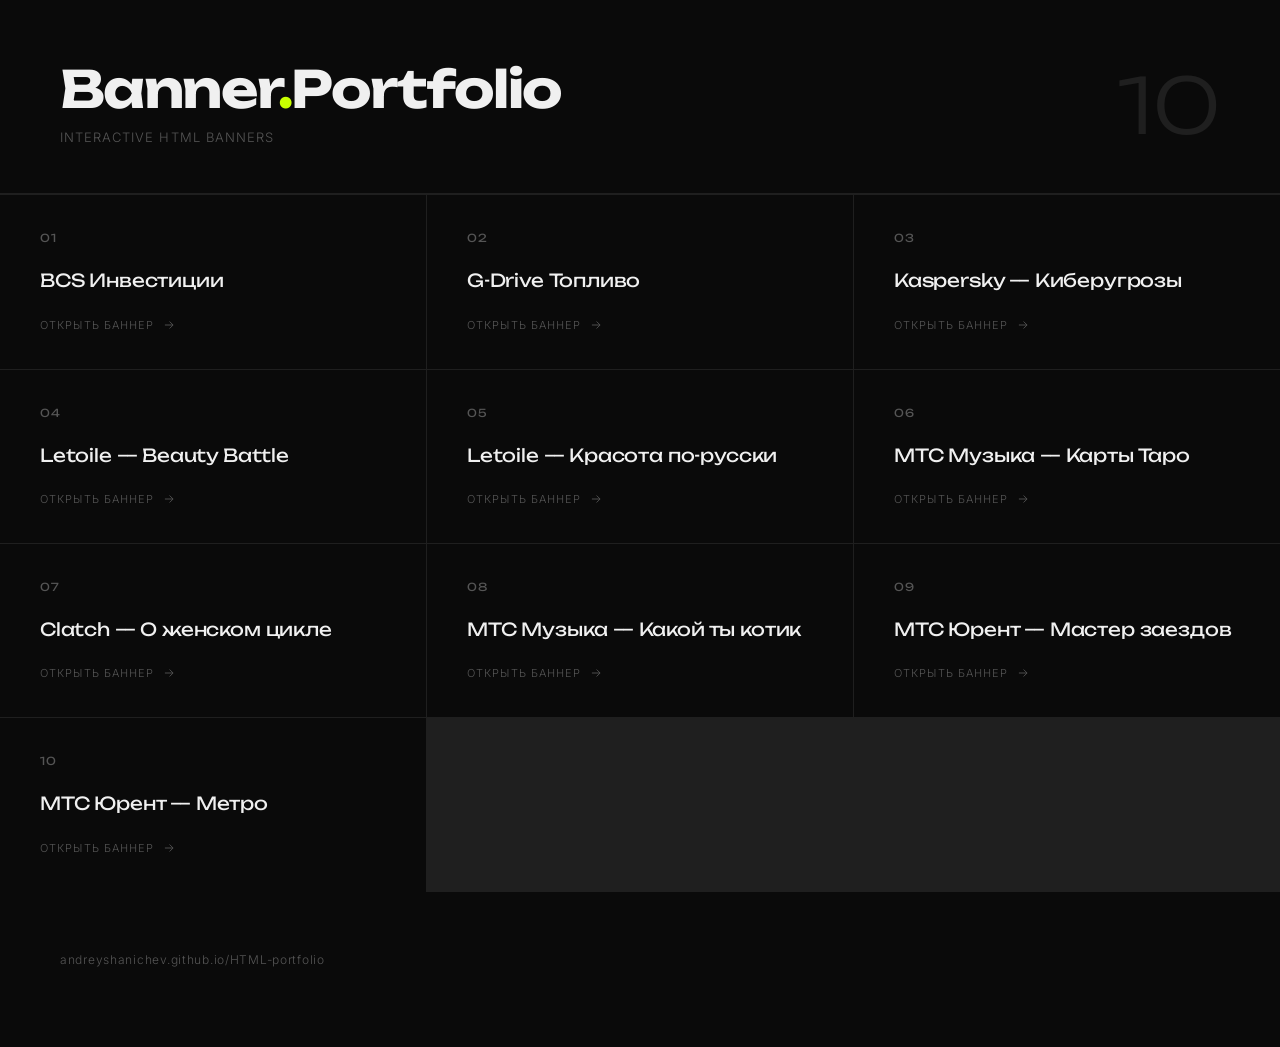
<file: index.html>
<!DOCTYPE html>
<html lang="ru">
<head>
  <meta charset="UTF-8" />
  <meta name="viewport" content="width=device-width, initial-scale=1.0" />
  <title>Banner Portfolio</title>
  <link href="https://fonts.googleapis.com/css2?family=Unbounded:wght@300;400;700&family=Inter:wght@300;400&display=swap" rel="stylesheet" />
  <style>
    *, *::before, *::after { box-sizing: border-box; margin: 0; padding: 0; }
    :root {
      --bg: #0a0a0a; --surface: #111; --border: #1f1f1f;
      --accent: #c8ff00; --accent-dim: rgba(200,255,0,0.08);
      --text: #f0f0f0; --muted: #555;
    }
    html { scroll-behavior: smooth; }
    body { background: var(--bg); color: var(--text); font-family: 'Inter', sans-serif; font-weight: 300; min-height: 100vh; padding: 0 0 80px; }
    header { padding: 64px 60px 48px; border-bottom: 1px solid var(--border); display: flex; align-items: flex-end; justify-content: space-between; gap: 32px; flex-wrap: wrap; }
    .header-left h1 { font-family: 'Unbounded', sans-serif; font-size: clamp(28px,4vw,52px); font-weight: 700; letter-spacing: -0.03em; line-height: 1; }
    .header-left h1 span { color: var(--accent); }
    .header-left p { margin-top: 14px; color: var(--muted); font-size: 13px; letter-spacing: 0.08em; text-transform: uppercase; }
    .counter { font-family: 'Unbounded', sans-serif; font-size: clamp(40px,6vw,80px); font-weight: 300; color: var(--border); line-height: 1; user-select: none; }
    .grid { display: grid; grid-template-columns: repeat(auto-fill, minmax(320px, 1fr)); gap: 1px; background: var(--border); border-top: 1px solid var(--border); }
    .card { background: var(--bg); display: block; text-decoration: none; color: inherit; padding: 36px 40px; position: relative; overflow: hidden; transition: background 0.25s; }
    .card::before { content: ''; position: absolute; inset: 0; background: var(--accent-dim); opacity: 0; transition: opacity 0.25s; }
    .card:hover { background: #0f0f0f; }
    .card:hover::before { opacity: 1; }
    .card-index { font-family: 'Unbounded', sans-serif; font-size: 11px; font-weight: 400; color: var(--muted); letter-spacing: 0.12em; margin-bottom: 24px; }
    .card-title { font-family: 'Unbounded', sans-serif; font-size: clamp(14px,1.5vw,18px); font-weight: 400; line-height: 1.3; letter-spacing: -0.01em; margin-bottom: 20px; transition: color 0.2s; }
    .card:hover .card-title { color: var(--accent); }
    .card-arrow { display: inline-flex; align-items: center; gap: 8px; font-size: 11px; letter-spacing: 0.1em; text-transform: uppercase; color: var(--muted); transition: color 0.2s, gap 0.2s; }
    .card:hover .card-arrow { color: var(--accent); gap: 14px; }
    .card-arrow svg { width: 14px; height: 14px; stroke: currentColor; fill: none; stroke-width: 1.5; }
    footer { margin-top: 60px; padding: 0 60px; color: var(--muted); font-size: 12px; letter-spacing: 0.06em; }
  </style>
</head>
<body>
  <header>
    <div class="header-left">
      <h1>Banner<span>.</span>Portfolio</h1>
      <p>Interactive HTML Banners</p>
    </div>
    <div class="counter">10</div>
  </header>

  <main class="grid">

    <a class="card" href="BCS%20%D0%98%D0%BD%D0%B2%D0%B5%D1%81%D1%82%D0%B8%D1%86%D0%B8%D0%B8/index.html" target="_blank">
      <div class="card-index">01</div>
      <div class="card-title">BCS Инвестиции</div>
      <span class="card-arrow">Открыть баннер <svg viewBox="0 0 24 24"><path d="M5 12h14M13 6l6 6-6 6"/></svg></span>
    </a>

    <a class="card" href="G-Drive%20%D0%A2%D0%BE%D0%BF%D0%BB%D0%B8%D0%B2%D0%BE/index.html" target="_blank">
      <div class="card-index">02</div>
      <div class="card-title">G-Drive Топливо</div>
      <span class="card-arrow">Открыть баннер <svg viewBox="0 0 24 24"><path d="M5 12h14M13 6l6 6-6 6"/></svg></span>
    </a>

    <a class="card" href="Kaspersky%20-%20%D0%9A%D0%B8%D0%B1%D0%B5%D1%80%D1%83%D0%B3%D1%80%D0%BE%D0%B7%D1%8B/index.html" target="_blank">
      <div class="card-index">03</div>
      <div class="card-title">Kaspersky — Киберугрозы</div>
      <span class="card-arrow">Открыть баннер <svg viewBox="0 0 24 24"><path d="M5 12h14M13 6l6 6-6 6"/></svg></span>
    </a>

    <a class="card" href="Letoile%20-%20Beauty%20Battle/index.html" target="_blank">
      <div class="card-index">04</div>
      <div class="card-title">Letoile — Beauty Battle</div>
      <span class="card-arrow">Открыть баннер <svg viewBox="0 0 24 24"><path d="M5 12h14M13 6l6 6-6 6"/></svg></span>
    </a>

    <a class="card" href="Letoile%20-%20%D0%9A%D1%80%D0%B0%D1%81%D0%BE%D1%82%D0%B0%20%D0%BF%D0%BE-%D1%80%D1%83%D1%81%D1%81%D0%BA%D0%B8/index.html" target="_blank">
      <div class="card-index">05</div>
      <div class="card-title">Letoile — Красота по-русски</div>
      <span class="card-arrow">Открыть баннер <svg viewBox="0 0 24 24"><path d="M5 12h14M13 6l6 6-6 6"/></svg></span>
    </a>

    <a class="card" href="%D0%9C%D0%A2%D0%A1%20%D0%9C%D1%83%D0%B7%D1%8B%D0%BA%D0%B0%20-%20%D0%9A%D0%B0%D1%80%D1%82%D1%8B%20%D0%A2%D0%B0%D1%80%D0%BE/index.html" target="_blank">
      <div class="card-index">06</div>
      <div class="card-title">МТС Музыка — Карты Таро</div>
      <span class="card-arrow">Открыть баннер <svg viewBox="0 0 24 24"><path d="M5 12h14M13 6l6 6-6 6"/></svg></span>
    </a>

    <a class="card" href="%D0%94%D1%80%D1%83%D0%B3%D0%B8%D0%B5/Clatch%20-%20%D0%9E%20%D0%B6%D0%B5%D0%BD%D1%81%D0%BA%D0%BE%D0%BC%20%D1%86%D0%B8%D0%BA%D0%BB%D0%B5.html" target="_blank">
      <div class="card-index">07</div>
      <div class="card-title">Clatch — О женском цикле</div>
      <span class="card-arrow">Открыть баннер <svg viewBox="0 0 24 24"><path d="M5 12h14M13 6l6 6-6 6"/></svg></span>
    </a>

    <a class="card" href="%D0%94%D1%80%D1%83%D0%B3%D0%B8%D0%B5/%D0%9C%D0%A2%D0%A1%20%D0%9C%D1%83%D0%B7%D1%8B%D0%BA%D0%B0%20-%20%D0%9A%D0%B0%D0%BA%D0%BE%D0%B9%20%D1%82%D1%8B%20%D0%BA%D0%BE%D1%82%D0%B8%D0%BA.html" target="_blank">
      <div class="card-index">08</div>
      <div class="card-title">МТС Музыка — Какой ты котик</div>
      <span class="card-arrow">Открыть баннер <svg viewBox="0 0 24 24"><path d="M5 12h14M13 6l6 6-6 6"/></svg></span>
    </a>

    <a class="card" href="%D0%94%D1%80%D1%83%D0%B3%D0%B8%D0%B5/%D0%9C%D0%A2%D0%A1%20%D0%AE%D1%80%D0%B5%D0%BD%D1%82%20-%20%D0%9C%D0%B0%D1%81%D1%82%D0%B5%D1%80%20%D0%B7%D0%B0%D0%B5%D0%B7%D0%B4%D0%BE%D0%B2.html" target="_blank">
      <div class="card-index">09</div>
      <div class="card-title">МТС Юрент — Мастер заездов</div>
      <span class="card-arrow">Открыть баннер <svg viewBox="0 0 24 24"><path d="M5 12h14M13 6l6 6-6 6"/></svg></span>
    </a>

    <a class="card" href="%D0%94%D1%80%D1%83%D0%B3%D0%B8%D0%B5/%D0%9C%D0%A2%D0%A1%20%D0%AE%D1%80%D0%B5%D0%BD%D1%82%20-%20%D0%9C%D0%B5%D1%82%D1%80%D0%BE.html" target="_blank">
      <div class="card-index">10</div>
      <div class="card-title">МТС Юрент — Метро</div>
      <span class="card-arrow">Открыть баннер <svg viewBox="0 0 24 24"><path d="M5 12h14M13 6l6 6-6 6"/></svg></span>
    </a>

  </main>

  <footer>
    <p>andreyshanichev.github.io/HTML-portfolio</p>
  </footer>
</body>
</html>
</file>
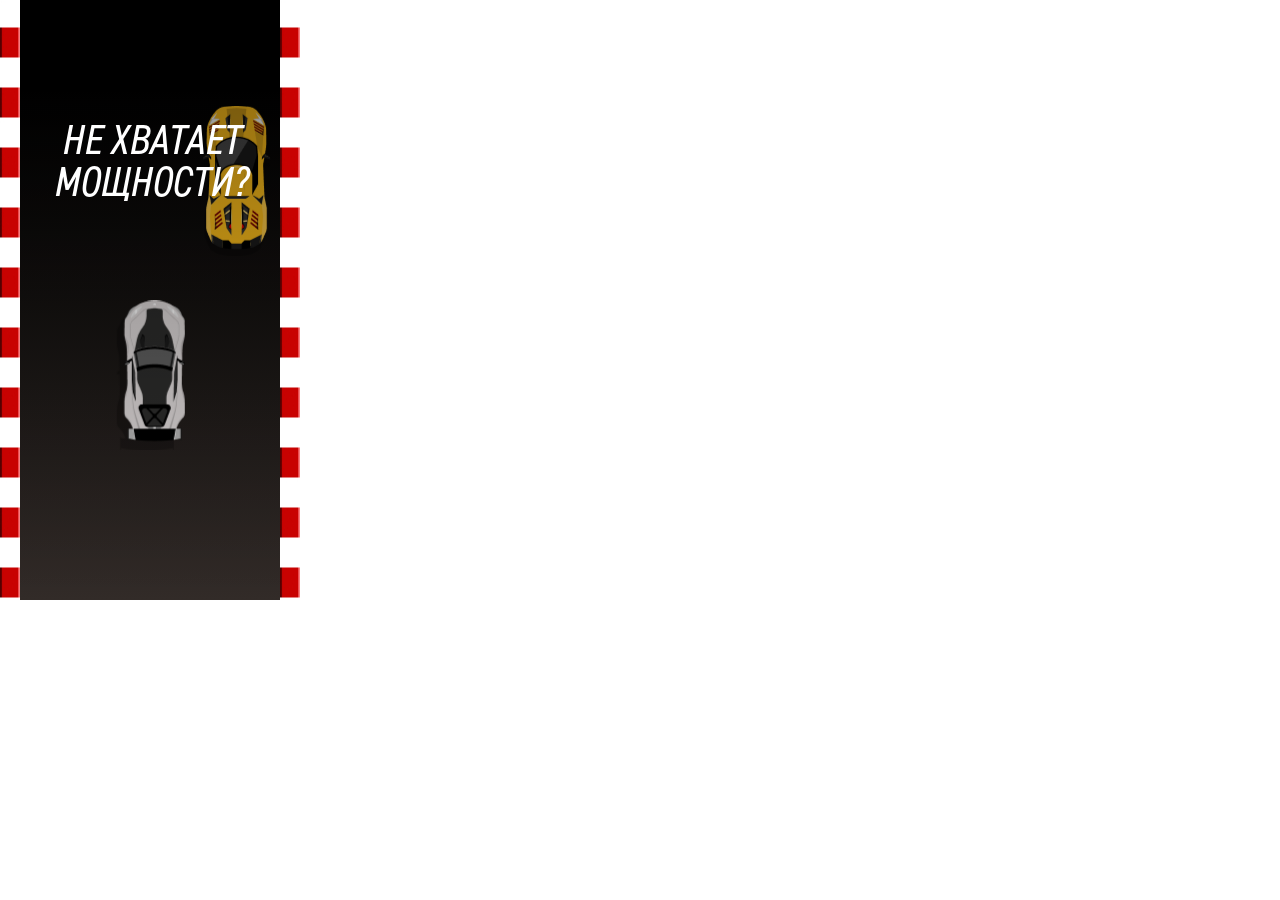
<file: G-Drive Топливо/index.html>
<!DOCTYPE html>
<html lang="ru">
  <head>
    <meta charset="UTF-8" />
    <meta name="viewport" content="width=device-width, initial-scale=1.0" />
    <meta name="ad.size" content="width=300,height=600" />
    <title>Banner 300x600</title>
    <style>
      :root {
        --banner-width: 300px;
        --banner-height: 600px;

        --canvas-shade-width: calc(100% - (20 / 600 * var(--banner-height) * 2));
        --canvas-shade-height: 100%;

        --text-top: 20%;
        --text-left: 50%;
        --text-font-size: 42px;

        --fuel-gun-bottom: 0;
        --fuel-gun-right: 10%;
        --fuel-gun-width: 25%;

        --logo-top: 7.5%;
        --logo-left: 50%;
        --logo-width: 60%;

        --divider-top: 25%;
        --divider-left: 50%;
        --divider-width: 25%;
        --divider-height: 5px;
        --divider-appear-width: 67.5%;

        --divisions-top: 15px;
        --divisions-left: 0;
        --divisions-width: 100%;
        --divisions-height: 5px;
        --division-width: 1px;
        --division-height: 100%;

        --clicker-height: 25%;
        --hint-cursor-height: 32.5%;
        --hint-cursor-margin-bottom: 5%;
        --text-hint-font-size: 16px;

        --packshot-reveal-clip: polygon(0% 0%, 100% 0%, 100% 62.5%, 0% 57.5%);
        --button-top: 45%;
        --button-font-size: 16px;
      }

      @font-face {
        font-family: "GPN_DIN_Condensed";
        src: url("[data-uri]")
          format("opentype");
        font-weight: normal;
        font-style: italic;
      }

      * {
        margin: 0;
        padding: 0;
        box-sizing: border-box;
      }

      body {
        font-family: "GPN_DIN_Condensed", Arial, sans-serif;
        overflow: hidden;
      }

      .banner {
        width: var(--banner-width);
        height: var(--banner-height);
        position: relative;
        background: linear-gradient(to top, #322b28 0%, #000000 85%);
        overflow: hidden;
      }

      #gameCanvas {
        position: absolute;
        top: 0;
        left: 0;
        width: 100%;
        height: 100%;
      }

      .canvas-shade {
        width: var(--canvas-shade-width);
        height: var(--canvas-shade-height);
        position: absolute;
        top: 50%;
        left: 50%;
        transform: translate(-50%, -50%);
        background: linear-gradient(to top, #322b2800 0%, #00000066 85%);
      }

      .text {
        position: absolute;
        top: var(--text-top);
        left: var(--text-left);
        transform: translateX(-50%);
        color: white;
        font-family: "GPN_DIN_Condensed", Arial, sans-serif;
        font-size: var(--text-font-size);
        font-weight: normal;
        text-align: center;
        text-transform: uppercase;
        line-height: 1;
        opacity: 0;
        text-wrap: nowrap;
      }

      .fuel-gun {
        position: absolute;
        bottom: var(--fuel-gun-bottom);
        right: var(--fuel-gun-right);
        width: var(--fuel-gun-width);
        height: auto;
        transform: translateY(100%) scale(1);
        transition: all 1s cubic-bezier(0.3, 0, 0.1, 1);
      }

      .logo-color,
      .logo-white {
        position: absolute;
        top: var(--logo-top);
        left: var(--logo-left);
        transform: translateX(-50%) scale(0.75);
        width: var(--logo-width);
        height: auto;
        opacity: 0;
        transition: opacity 1s cubic-bezier(0.3, 0, 0.1, 1),
          transform 1s cubic-bezier(0.3, 0, 0.1, 1);
      }

      .logo-white {
        transform: translateX(-50%) scale(1) !important;
        opacity: 1 !important;
      }

      .divider {
        position: absolute;
        top: var(--divider-top);
        left: var(--divider-left);
        transform: translateX(-50%);
        width: var(--divider-width);
        height: var(--divider-height);
        background-color: white;
        border-radius: 5px;
        opacity: 0;
        transition: all 1s cubic-bezier(0.3, 0, 0.1, 1);
      }

      .divider-color {
        top: 0%;
        left: 0%;
        width: 0%;
        height: 100%;
        background-color: #ff732a !important;
        border-radius: 5px;
        transition: all 0.5s cubic-bezier(0.3, 0, 0.1, 1);
      }

      .divider-color-25 {
        width: 25% !important;
      }
      .divider-color-50 {
        width: 50% !important;
      }
      .divider-color-75 {
        width: 75% !important;
      }
      .divider-color-100 {
        width: 100% !important;
      }

      .divisions {
        display: flex;
        position: absolute;
        top: var(--divisions-top);
        left: var(--divisions-left);
        width: var(--divisions-width);
        height: var(--divisions-height);
        flex-direction: row;
        align-content: center;
        justify-content: space-between;
      }

      .division {
        width: var(--division-width);
        height: var(--division-height);
        background-color: white;
        border-radius: 5px;
      }

      .clicker-area {
        display: none;
        position: absolute;
        bottom: 0;
        left: 0;
        width: 100%;
        height: 100%;
        cursor: pointer;
      }

      .clicker {
        position: absolute;
        bottom: 0;
        left: 0;
        width: 100%;
        height: var(--clicker-height);
        display: flex;
        flex-direction: column;
        align-items: center;
        justify-content: center;
        opacity: 0;
        transition: all 1s ease-in-out;
      }

      .hint-cursor {
        width: auto;
        height: var(--hint-cursor-height);
        position: relative;
        margin-bottom: var(--hint-cursor-margin-bottom);
      }

      .hint-cursor img:nth-child(1),
      .hint-cursor img:nth-child(2),
      .hint-cursor img:nth-child(3) {
        position: absolute;
        top: 0;
        left: 50%;
        transform: translateX(-50%);
        width: auto;
        height: 100%;
      }

      .hint-cursor img:nth-child(1) {
        z-index: 1;
      }
      .hint-cursor img:nth-child(2) {
        z-index: 2;
      }
      .hint-cursor img:nth-child(3) {
        z-index: 3;
      }

      .text-hint {
        position: relative;
        color: white;
        font-family: "GPN_DIN_Condensed", Arial, sans-serif;
        font-size: var(--text-hint-font-size);
        font-weight: normal;
        text-align: center;
        text-transform: uppercase;
        line-height: 1;
        text-wrap: nowrap;
      }

      .packshot {
        display: none;
        position: absolute;
        left: 0;
        top: 0;
        width: 100%;
        height: 100%;
        background-color: #e05206;
        clip-path: polygon(0% 0%, 100% 0%, 100% 0%, 0% 0%);
        transition: clip-path 1.5s cubic-bezier(0.3, 0, 0.1, 1);
      }

      .packshot-appear {
        display: block !important;
      }

      .packshot-reveal {
        clip-path: var(--packshot-reveal-clip) !important;
      }

      .button {
        position: absolute;
        top: var(--button-top);
        left: 50%;
        transform: translateX(-50%) scale(0.75);
        background-color: white;
        color: #e05206;
        padding: 1em 3em;
        border-radius: 2em;
        font-family: "GPN_DIN_Condensed", Arial, sans-serif;
        font-size: var(--button-font-size);
        cursor: pointer;
        text-transform: uppercase;
        opacity: 0;
        transition: all 1s cubic-bezier(0.3, 0, 0.1, 1);
      }

      .text-appear {
        animation: textAppear 1s cubic-bezier(0.3, 0, 0.1, 1) forwards;
      }

      .text-disappear {
        animation: textDisappear 1s cubic-bezier(0.3, 0, 0.1, 1) forwards;
      }

      .text-disappear-scale {
        animation: textDisappearScale 1s cubic-bezier(0.3, 0, 0.1, 1) forwards;
      }

      @keyframes textAppear {
        0% {
          opacity: 0;
          transform: translateX(-50%) translateY(75%);
        }
        100% {
          opacity: 1;
          transform: translateX(-50%) translateY(0%);
        }
      }

      @keyframes textDisappear {
        0% {
          opacity: 1;
          transform: translateX(-50%) translateY(0);
        }
        100% {
          opacity: 0;
          transform: translateX(-50%) translateY(-50%);
        }
      }

      @keyframes textDisappearScale {
        0% {
          opacity: 1;
          transform: translateX(-50%) translateY(0) scale(1);
        }
        100% {
          opacity: 0;
          transform: translateX(-50%) translateY(0) scale(0.75);
        }
      }

      .fuel-gun-appear {
        animation: fuelGunAppear 1s cubic-bezier(0.3, 0, 0.1, 1) forwards,
          fuelGunPulse 0.875s ease-in-out infinite 1s;
      }

      .fuel-gun-disappear {
        animation: fuelGunDisappear 1s cubic-bezier(0.3, 0, 0.1, 1) forwards;
      }

      @keyframes fuelGunAppear {
        0% {
          transform: translateY(100%) scale(1);
        }
        100% {
          transform: translateY(0%) scale(1);
        }
      }

      @keyframes fuelGunPulse {
        0% {
          transform: translateY(0%) scale(1);
        }
        50% {
          transform: translateY(0%) scale(1.075);
        }
        100% {
          transform: translateY(0%) scale(1);
        }
      }

      @keyframes fuelGunDisappear {
        0% {
          transform: translateY(0%);
        }
        100% {
          transform: translateY(100%);
        }
      }

      .logo-appear {
        transform: translateX(-50%) scale(1) !important;
        opacity: 1 !important;
      }

      .divider-appear {
        opacity: 1 !important;
        width: var(--divider-appear-width) !important;
      }

      .divider-disappear {
        opacity: 0 !important;
      }

      .clicker-area-appear {
        display: block !important;
      }

      .clicker-appear {
        opacity: 1 !important;
      }

      @keyframes hint-cursor-scale {
        0% {
          transform: translateX(-50%) scale(1);
        }
        33.333% {
          transform: translateX(-50%) scale(0.75);
        }
        100% {
          transform: translateX(-50%) scale(1);
        }
      }

      @keyframes hint-cursor-opacity {
        0% {
          opacity: 0;
        }
        50% {
          opacity: 1;
        }
        100% {
          opacity: 0;
        }
      }

      .hint-cursor img:nth-child(1) {
        animation: hint-cursor-scale 1.25s cubic-bezier(0.3, 0, 0.1, 1) infinite;
        transform-origin: center;
      }

      .hint-cursor img:nth-child(2) {
        animation: hint-cursor-opacity 0.75s linear infinite;
      }

      .hint-cursor img:nth-child(3) {
        animation: hint-cursor-opacity 0.75s linear infinite;
        animation-delay: 0.25s;
      }

      .packshot-appear {
        display: block !important;
      }

      .button-appear {
        opacity: 1 !important;
        transform: translateX(-50%) scale(1);
        animation: buttonPulse 1.25s ease-in-out infinite 1s;
      }

      @keyframes buttonPulse {
        0% {
          transform: translateX(-50%) scale(1);
        }
        50% {
          transform: translateX(-50%) scale(1.1);
        }
        100% {
          transform: translateX(-50%) scale(1);
        }
      }
    </style>

    <script>
      var clickTag = "https://gpn-promo.ru/";
    </script>
  </head>
  <body>
    <div class="banner">
      <canvas id="gameCanvas"></canvas>
      <div class="canvas-shade"></div>

      <div class="text" id="text1">Не хватает<br />мощности?</div>
      <div class="text" id="text2">Пора<br />заправиться!</div>

      <img src="assets/fuel_gun.png" alt="Fuel Gun" class="fuel-gun" id="fuelGun" />
      <img src="assets/logo_color.png" alt="Logo" class="logo-color" id="logoColor" />

      <div class="divider" id="divider">
        <div class="divider-color" id="dividerColor"></div>
        <div class="divisions" id="divisions">
          <div class="division"></div>
          <div class="division"></div>
          <div class="division"></div>
          <div class="division"></div>
          <div class="division"></div>
        </div>
      </div>

      <div class="clicker-area" id="clickerArea">
        <div class="clicker" id="clicker">
          <div class="hint-cursor">
            <img src="assets/hint_cursor_1.svg" />
            <img src="assets/hint_cursor_2.svg" />
            <img src="assets/hint_cursor_3.svg" />
          </div>
          <div class="text-hint">Кликай на топливо<br />G-drive</div>
        </div>
      </div>

      <div class="packshot" id="packshot">
        <img
          src="assets/logo_white.png"
          alt="Logo"
          class="logo-white"
          id="logoWhite"
        />
        <div class="text" id="text3">
          Проверено<br />в гоночных<br />условиях
        </div>
        <a href="javascript:void(window.open(window.clickTag))">
          <div class="button" id="button">Подробнее</div>
        </a>
      </div>
    </div>

    <script>
      class CanvasGame {
        constructor() {
          this.canvas = document.getElementById("gameCanvas");
          this.ctx = this.canvas.getContext("2d");

          this.updateCanvasSize();

          this.startTime = Date.now();
          this.gameDuration = 6000;
          this.isGameActive = true;
          this.isReverseActive = false;
          this.reverseAnimationStartTime = 0;

          this.roadLineWidth = (20 / 600) * this.height;
          this.roadLineHeight = this.height;
          this.roadLineSpeed = 2.5;
          this.roadLineOffset = 0;
          this.isSpeedAnimating = false;
          this.speedAnimationStartTime = 0;
          this.initialSpeed = 2.5;
          this.targetSpeed = 5;

          this.cars = [];
          this.carHeight = this.height / 4;
          this.carSplashHeight = this.height / 12;
          this.carSpeed = this.height / (this.gameDuration / 1000);

          this.wiggleSmall = { amplitude: 0.5, frequency: 5 };
          this.wiggleLarge = { amplitude: 1.25, frequency: 1 };

          this.initCars();
          this.loadImages();
          this.setupResizeObserver();
        }

        updateCanvasSize() {
          const rect = this.canvas.getBoundingClientRect();
          const dpr = window.devicePixelRatio || 1;

          this.canvas.width = rect.width * dpr;
          this.canvas.height = rect.height * dpr;

          this.ctx.scale(dpr, dpr);

          this.width = rect.width;
          this.height = rect.height;
        }

        setupResizeObserver() {
          const resizeObserver = new ResizeObserver(() => {
            this.updateCanvasSize();

            this.roadLineWidth = (20 / 600) * this.height;
            this.roadLineHeight = this.height;
            this.carHeight = this.height / 4;
            this.carSplashHeight = this.height / 12;
            this.carSpeed = this.height / (this.gameDuration / 1000);
          });

          resizeObserver.observe(this.canvas);
        }

        loadImages() {
          this.images = {};
          const imageNames = [
            "road_line",
            "car_green",
            "car_yellow",
            "car_blue",
            "car_white",
            "car_orange",
            "car_splash",
          ];

          let loadedCount = 0;
          imageNames.forEach((name) => {
            const img = new Image();
            img.onload = () => {
              loadedCount++;
              if (loadedCount === imageNames.length) {
                this.startGame();
              }
            };
            const extension = name === "road_line" ? "jpg" : "png";
            img.src = `assets/${name}.${extension}`;
            this.images[name] = img;
          });
        }

        initCars() {
          this.cars.push({
            type: "car_yellow",
            lane: "right",
            x: this.width * 0.785,
            y: this.height + this.height / 6,
            targetY: -this.carHeight - this.height / 12,
            wiggleX: 0,
            wiggleY: 0,
            wigglePhase: Math.random() * Math.PI * 2,
            startTime: 250,
            duration: 1750,
            reverseDelay: 1250,
          });

          this.cars.push({
            type: "car_green",
            lane: "left",
            x: this.width * 0.215,
            y: this.height + this.height / 6,
            targetY: -this.carHeight - this.height / 12,
            wiggleX: 0,
            wiggleY: 0,
            wigglePhase: Math.random() * Math.PI * 2,
            startTime: 1250,
            duration: 1500,
            reverseDelay: 750,
          });

          this.cars.push({
            type: "car_blue",
            lane: "right",
            x: this.width * 0.785,
            y: this.height + this.height / 6,
            targetY: -this.carHeight - this.height / 12,
            wiggleX: 0,
            wiggleY: 0,
            wigglePhase: Math.random() * Math.PI * 2,
            startTime: 2000,
            duration: 1000,
            reverseDelay: 500,
          });

          this.cars.push({
            type: "car_white",
            nextType: "car_orange",
            lane: "center",
            x: this.width * 0.5,
            y: this.height * 0.625,
            targetY: this.height * 0.5,
            wiggleX: 0,
            wiggleY: 0,
            wigglePhase: Math.random() * Math.PI * 2,
            isStatic: true,
            transitionProgress: 0,
            isTransitioning: false,
          });

          const mainCarWigglePhase =
            this.cars[this.cars.length - 1].wigglePhase;

          this.cars.push({
            type: "car_splash",
            lane: "center",
            x: this.width * 0.5,
            y: this.height * 0.625 + this.height / 8 + this.height / 60,
            wiggleX: 0,
            wiggleY: 0,
            wigglePhase: mainCarWigglePhase,
            isStatic: true,
            isSplash: true,
            opacity: 0,
            isVisible: false,
          });
        }

        updateWiggle(car, deltaTime) {
          const time = Date.now() / 1000;

          car.wiggleY =
            Math.sin(
              time * this.wiggleSmall.frequency * Math.PI * 2 + car.wigglePhase
            ) * this.wiggleSmall.amplitude;

          car.wiggleX =
            Math.sin(
              time * this.wiggleLarge.frequency * Math.PI * 2 + car.wigglePhase
            ) * this.wiggleLarge.amplitude;
        }

        updateCars(deltaTime) {
          const elapsed = Date.now() - this.startTime;

          this.cars.forEach((car) => {
            this.updateWiggle(car, deltaTime);

            if (!car.isStatic) {
              if (elapsed >= car.startTime) {
                const carElapsed = elapsed - car.startTime;
                const progress = Math.min(carElapsed / car.duration, 1);

                const startY = this.height + this.height / 12;
                const endY = -this.carHeight - this.height / 12;
                car.y = startY + (endY - startY) * progress;
              }
            }
          });
        }

        updateRoadLines(deltaTime) {
          this.roadLineOffset += this.roadLineSpeed;
          if (this.roadLineOffset >= this.roadLineHeight) {
            this.roadLineOffset = 0;
          }
        }

        drawRoadLines() {
          for (
            let y = this.roadLineOffset - this.roadLineHeight;
            y < this.height + this.roadLineHeight;
            y += this.roadLineHeight
          ) {
            this.ctx.drawImage(
              this.images.road_line,
              0,
              y,
              this.roadLineWidth,
              this.roadLineHeight
            );
          }

          for (
            let y = this.roadLineOffset - this.roadLineHeight;
            y < this.height + this.roadLineHeight;
            y += this.roadLineHeight
          ) {
            this.ctx.drawImage(
              this.images.road_line,
              this.width - this.roadLineWidth,
              y,
              this.roadLineWidth,
              this.roadLineHeight
            );
          }
        }

        drawCars() {
          this.cars.forEach((car) => {
            if (!car.isSplash || !car.isVisible) return;

            const img = this.images[car.type];
            if (img && img.naturalHeight) {
              const desiredHeight = this.carSplashHeight;
              const scale = desiredHeight / img.naturalHeight;
              const drawWidth = img.naturalWidth * scale;
              const drawHeight = img.naturalHeight * scale;
              const drawX = car.x - drawWidth / 2 + car.wiggleX;
              const drawY = car.y - drawHeight / 2 + car.wiggleY;

              this.ctx.save();
              this.ctx.globalAlpha = car.opacity || 1;
              this.ctx.drawImage(img, drawX, drawY, drawWidth, drawHeight);
              this.ctx.restore();
            }
          });

          this.cars.forEach((car) => {
            if (car.isSplash) return;

            if (car.isTransitioning && car.nextType) {
              const currentImg = this.images[car.type];
              const nextImg = this.images[car.nextType];

              if (currentImg && nextImg) {
                this.ctx.save();
                this.ctx.globalAlpha = 1 - car.transitionProgress;
                if (currentImg.naturalHeight) {
                  const desiredHeight = this.carHeight;
                  const scale = desiredHeight / currentImg.naturalHeight;
                  const drawWidth = currentImg.naturalWidth * scale;
                  const drawHeight = currentImg.naturalHeight * scale;
                  const drawX = car.x - drawWidth / 2 + car.wiggleX;
                  const drawY = car.y - drawHeight / 2 + car.wiggleY;
                  this.ctx.drawImage(
                    currentImg,
                    drawX,
                    drawY,
                    drawWidth,
                    drawHeight
                  );
                }
                this.ctx.restore();

                this.ctx.save();
                this.ctx.globalAlpha = car.transitionProgress;
                if (nextImg.naturalHeight) {
                  const desiredHeight = this.carHeight;
                  const scale = desiredHeight / nextImg.naturalHeight;
                  const drawWidth = nextImg.naturalWidth * scale;
                  const drawHeight = nextImg.naturalHeight * scale;
                  const drawX = car.x - drawWidth / 2 + car.wiggleX;
                  const drawY = car.y - drawHeight / 2 + car.wiggleY;
                  this.ctx.drawImage(
                    nextImg,
                    drawX,
                    drawY,
                    drawWidth,
                    drawHeight
                  );
                }
                this.ctx.restore();
              }
            } else {
              const img = this.images[car.type];
              if (img && img.naturalHeight) {
                const desiredHeight = this.carHeight;
                const scale = desiredHeight / img.naturalHeight;
                const drawWidth = img.naturalWidth * scale;
                const drawHeight = img.naturalHeight * scale;
                const drawX = car.x - drawWidth / 2 + car.wiggleX;
                const drawY = car.y - drawHeight / 2 + car.wiggleY;
                this.ctx.drawImage(img, drawX, drawY, drawWidth, drawHeight);
              }
            }
          });
        }

        update() {
          const deltaTime = 16;

          this.updateRoadLines(deltaTime);
          this.updateCars(deltaTime);
          this.updateReverseAnimation();
          this.updateCarTransition();
          this.updateSpeedAnimation();
          this.updateSplashAnimation();
        }

        draw() {
          this.ctx.clearRect(0, 0, this.width, this.height);

          this.drawRoadLines();

          this.drawCars();
        }

        gameLoop() {
          if (this.isGameActive) {
            this.update();
            this.draw();
            requestAnimationFrame(() => this.gameLoop());
          }
        }

        startGame() {
          this.gameLoop();
        }

        stopGame() {
          this.isGameActive = false;
        }

        startReverseAnimation() {
          this.reverseAnimationStartTime = Date.now();
          this.isReverseActive = true;
        }

        startCarTransition() {
          const staticCar = this.cars.find((car) => car.isStatic);
          if (staticCar && staticCar.nextType) {
            staticCar.isTransitioning = true;
            staticCar.transitionStartTime = Date.now();

            const splashCar = this.cars.find((car) => car.isSplash);
            if (splashCar) {
              setTimeout(() => {
                this.animatePosition(
                  staticCar,
                  this.height * 0.625,
                  this.height * 0.825,
                  1000
                );
                this.animatePosition(
                  splashCar,
                  this.height * 0.625 + this.height / 8 + this.height / 60,
                  this.height * 0.825 + this.height / 8 + this.height / 60,
                  1000
                );
              }, 2500);
            }
          }
        }

        animatePosition(car, startY, endY, duration) {
          const startTime = Date.now();

          const animate = () => {
            const elapsed = Date.now() - startTime;
            const progress = Math.min(elapsed / duration, 1);

            const easeInOut =
              progress < 0.5
                ? 2 * progress * progress
                : 1 - Math.pow(-2 * progress + 2, 2) / 2;

            car.y = startY + (endY - startY) * easeInOut;

            if (progress < 1) {
              requestAnimationFrame(animate);
            }
          };

          animate();
        }

        updateCarTransition() {
          const staticCar = this.cars.find((car) => car.isStatic);
          if (staticCar && staticCar.isTransitioning) {
            const elapsed = Date.now() - staticCar.transitionStartTime;
            const transitionDuration = 1000;

            staticCar.transitionProgress = Math.min(
              elapsed / transitionDuration,
              1
            );

            if (staticCar.transitionProgress >= 1) {
              staticCar.type = staticCar.nextType;
              staticCar.isTransitioning = false;
              staticCar.transitionProgress = 0;
            }
          }
        }

        startSpeedAnimation() {
          this.isSpeedAnimating = true;
          this.speedAnimationStartTime = Date.now();
        }

        updateSpeedAnimation() {
          if (!this.isSpeedAnimating) return;

          const elapsed = Date.now() - this.speedAnimationStartTime;
          const speedDuration = 1000;

          const progress = Math.min(elapsed / speedDuration, 1);
          this.roadLineSpeed =
            this.initialSpeed +
            (this.targetSpeed - this.initialSpeed) * progress;

          if (progress >= 1) {
            this.isSpeedAnimating = false;
          }
        }

        startSplashAnimation() {
          const splashCar = this.cars.find((car) => car.isSplash);
          if (splashCar) {
            splashCar.isVisible = true;
            splashCar.splashStartTime = Date.now();
          }
        }

        updateSplashAnimation() {
          const splashCar = this.cars.find((car) => car.isSplash);
          if (splashCar && splashCar.isVisible) {
            const elapsed = Date.now() - splashCar.splashStartTime;
            const splashDuration = 1000;

            splashCar.opacity = Math.min(elapsed / splashDuration, 1);
          }
        }

        updateReverseAnimation() {
          if (!this.isReverseActive) return;

          const elapsed = Date.now() - this.reverseAnimationStartTime;
          const reverseDuration = 1250;

          this.cars.forEach((car) => {
            if (!car.isStatic && car.reverseDelay !== undefined) {
              const carElapsed = elapsed - car.reverseDelay;

              if (carElapsed >= 0 && carElapsed <= reverseDuration) {
                const progress = carElapsed / reverseDuration;
                const startY = -this.carHeight - this.height / 12;
                const endY = this.height + this.height / 12;
                car.y = startY + (endY - startY) * progress;
              }
            }
          });

          if (elapsed >= 2500) {
            this.isReverseActive = false;
          }
        }
      }

      let game;
      window.addEventListener("load", () => {
        game = new CanvasGame();
      });

      function addClassWithDelay(element, className, delay) {
        setTimeout(() => {
          element.classList.add(className);
        }, delay);
      }

      function removeClassWithDelay(element, className, delay) {
        setTimeout(() => {
          element.classList.remove(className);
        }, delay);
      }

      window.addEventListener("load", () => {
        const text1 = document.getElementById("text1");
        const text2 = document.getElementById("text2");
        const fuelGun = document.getElementById("fuelGun");
        const logoColor = document.getElementById("logoColor");
        const divider = document.getElementById("divider");
        const clickerArea = document.getElementById("clickerArea");
        const clicker = document.getElementById("clicker");
        const dividerColor = document.getElementById("dividerColor");
        const packshot = document.getElementById("packshot");
        const logoWhite = document.getElementById("logoWhite");
        const text3 = document.getElementById("text3");
        const button = document.getElementById("button");

        let clickCount = 0;
        const maxClicks = 4;

        function triggerNextAnimations() {
          addClassWithDelay(divider, "divider-disappear", 0);
          addClassWithDelay(fuelGun, "fuel-gun-disappear", 0);
          removeClassWithDelay(clicker, "clicker-appear", 0);

          game.startReverseAnimation();

          game.startCarTransition();

          game.startSpeedAnimation();

          game.startSplashAnimation();

          setTimeout(() => {
            addClassWithDelay(packshot, "packshot-appear", 0);
            addClassWithDelay(packshot, "packshot-reveal", 500);
            addClassWithDelay(text3, "text-appear", 500);
            addClassWithDelay(button, "button-appear", 1750);
          }, 2000);
        }

        clickerArea.addEventListener("click", () => {
          if (clickCount < maxClicks) {
            clickCount++;

            dividerColor.classList.remove(
              "divider-color-25",
              "divider-color-50",
              "divider-color-75",
              "divider-color-100"
            );

            switch (clickCount) {
              case 1:
                dividerColor.classList.add("divider-color-25");
                break;
              case 2:
                dividerColor.classList.add("divider-color-50");
                break;
              case 3:
                dividerColor.classList.add("divider-color-75");
                break;
              case 4:
                dividerColor.classList.add("divider-color-100");
                setTimeout(triggerNextAnimations, 500);
                break;
            }
          }
        });

        addClassWithDelay(text1, "text-appear", 0);
        addClassWithDelay(text1, "text-disappear", 2500);

        setTimeout(() => {
          addClassWithDelay(text2, "text-appear", 0);
          addClassWithDelay(clickerArea, "clicker-area-appear", 0);
          addClassWithDelay(fuelGun, "fuel-gun-appear", 750);
          addClassWithDelay(clicker, "clicker-appear", 750);
          addClassWithDelay(logoColor, "logo-appear", 0);
          addClassWithDelay(text2, "text-disappear-scale", 2000);
        }, 3000);

        setTimeout(() => {
          addClassWithDelay(divider, "divider-appear", 0);

          setTimeout(() => {
            if (clickCount < maxClicks) {
              dividerColor.classList.add("divider-color-100");
              setTimeout(triggerNextAnimations, 500);
            }
          }, 4750);

          if (clickCount < maxClicks) {
            addClassWithDelay(divider, "divider-disappear", 5750);
            addClassWithDelay(fuelGun, "fuel-gun-disappear", 5750);
            removeClassWithDelay(clicker, "clicker-appear", 5750);
          }
        }, 5750);

        setTimeout(() => {
          if (clickCount < maxClicks) {
            addClassWithDelay(packshot, "packshot-appear", 0);
            addClassWithDelay(packshot, "packshot-reveal", 500);
            addClassWithDelay(text3, "text-appear", 500);
            addClassWithDelay(button, "button-appear", 1750);
          }
        }, 13500);
      });
    </script>
  </body>
</html>
</file>
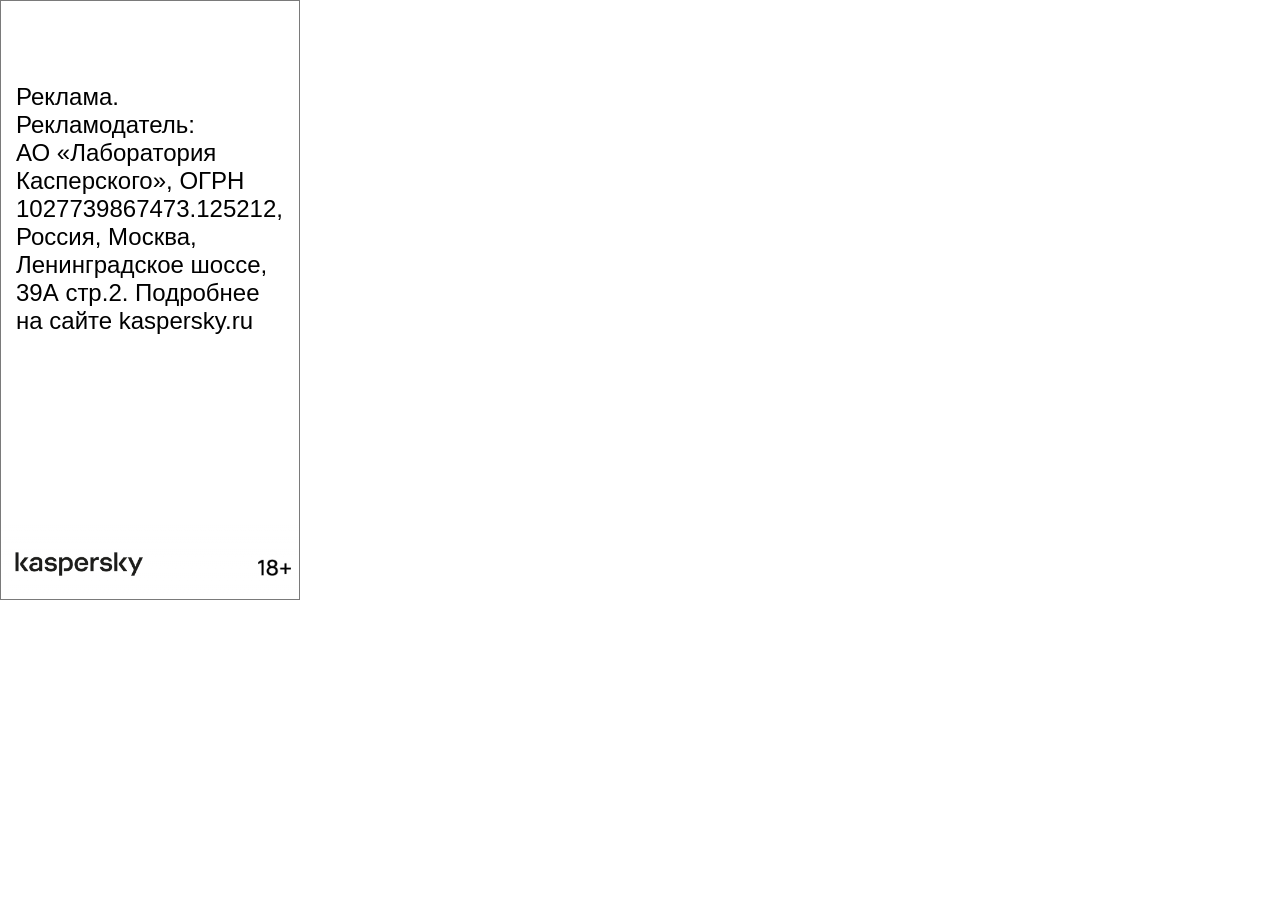
<file: Kaspersky - Киберугрозы/index.html>
<!DOCTYPE html>
<html><head><meta name="GCD" content="YTk3ODQ3ZWZhN2I4NzZmMzBkNTEwYjJl4b5415e3b755548ce241b45d0c377f1a"/>
  <meta charset="utf-8">
  <meta name="generator" content="Google Web Designer 16.3.0.0407">
  <meta name="template" content="Banner 3.0.0">
  <meta name="environment" content="gwd-genericad">
  <meta name="viewport" content="width=device-width, initial-scale=1.0">
  <meta name="ad.size" content="width=300,height=600">
  <style>.gwd-span-jid7 {color: #000000 !important;}</style>
  <style>gwd-page{display:block}.gwd-inactive{visibility:hidden}</style>
  <style>.gwd-pagedeck{position:relative;display:block}.gwd-pagedeck>.gwd-page.transparent{opacity:0}.gwd-pagedeck>.gwd-page{position:absolute;top:0;left:0;transition-property:transform,opacity}.gwd-pagedeck>.gwd-page.linear{transition-timing-function:linear}.gwd-pagedeck>.gwd-page.ease-in{transition-timing-function:ease-in}.gwd-pagedeck>.gwd-page.ease-out{transition-timing-function:ease-out}.gwd-pagedeck>.gwd-page.ease{transition-timing-function:ease}.gwd-pagedeck>.gwd-page.ease-in-out{transition-timing-function:ease-in-out}.ease *,.ease-in *,.ease-in-out *,.ease-out *,.linear *{transform:translateZ(0)}</style>
  <style>gwd-image.scaled-proportionally>div.intermediate-element>img{background-repeat:no-repeat;background-position:50%}gwd-image{display:inline-block}gwd-image>div.intermediate-element{width:100%;height:100%;transform-style:unset}gwd-image>div.intermediate-element>img{display:block;width:100%;height:100%}</style>
  <style>gwd-attached{display:none}</style>
  <style id="gwd-lightbox-style">.gwd-lightbox{overflow:hidden}</style>
  <style id="gwd-text-style">p{margin:0px}h1{margin:0px}h2{margin:0px}h3{margin:0px}</style>
  <style>#gwd-svg-definitions{position:absolute;width:100%;height:100%}html,body{width:100%;height:100%;margin:0px}.gwd-page-container{position:relative;width:100%;height:100%}.gwd-page-content{background-color:transparent;transform:matrix3d(1, 0, 0, 0, 0, 1, 0, 0, 0, 0, 1, 0, 0, 0, 0, 1);-webkit-transform:matrix3d(1, 0, 0, 0, 0, 1, 0, 0, 0, 0, 1, 0, 0, 0, 0, 1);-moz-transform:matrix3d(1, 0, 0, 0, 0, 1, 0, 0, 0, 0, 1, 0, 0, 0, 0, 1);perspective:1400px;-webkit-perspective:1400px;-moz-perspective:1400px;position:absolute;transform-style:preserve-3d;-webkit-transform-style:preserve-3d;-moz-transform-style:preserve-3d}.gwd-page-content *{transform-style:preserve-3d;-webkit-transform-style:preserve-3d;-moz-transform-style:preserve-3d}.gwd-page-wrapper{background-color:#fff;position:absolute;transform:translateZ(0);-webkit-transform:translateZ(0);-moz-transform:translateZ(0)}.gwd-page-size{width:300px;height:600px}.gwd-image-11xt{position:absolute;transform-origin:50% 50% 0px;-webkit-transform-origin:50% 50% 0px;-moz-transform-origin:50% 50% 0px;width:42.52%;left:5%;transform:translate(0, -100%);-webkit-transform:translate(0, -100%);-moz-transform:translate(0, -100%);top:96%;height:6%}.gwd-image-1d9e{position:absolute;transform-origin:50% 50% 0px;-webkit-transform-origin:50% 50% 0px;-moz-transform-origin:50% 50% 0px;width:167.33%;transform:translate(-50%, -100%) scale3d(1, 1, .9554);-webkit-transform:translate(-50%, -100%) scale3d(1, 1, .9554);-moz-transform:translate(-50%, -100%) scale3d(1, 1, .9554);left:50%;top:109%;opacity:1;height:120.17%;visibility:inherit}.gwd-image-18zl{position:absolute;transform-origin:50% 50% 0px;-webkit-transform-origin:50% 50% 0px;-moz-transform-origin:50% 50% 0px;transform:translate3d(0, 0, 0);-webkit-transform:translate3d(0, 0, 0);-moz-transform:translate3d(0, 0, 0);left:5%;width:90%;height:25%;top:4%;opacity:0;visibility:inherit}@keyframes gwd-gen-niq9gwdanimation_gwd-keyframes{0%{visibility:inherit;animation-timing-function:step-end;-webkit-animation-timing-function:step-end;-moz-animation-timing-function:step-end}16.2857%{visibility:inherit;animation-timing-function:step-end;-webkit-animation-timing-function:step-end;-moz-animation-timing-function:step-end}16.3265%{transform:translate(-50%, -100%) scale3d(1, 1, .9554);-webkit-transform:translate(-50%, -100%) scale3d(1, 1, .9554);-moz-transform:translate(-50%, -100%) scale3d(1, 1, .9554);left:50%;top:109%;opacity:1;height:120.17%;animation-timing-function:ease-in-out;-webkit-animation-timing-function:ease-in-out;-moz-animation-timing-function:ease-in-out}38.7755%{transform:translate(-50%, -100%) scale3d(.9, .9, 1.0242);-webkit-transform:translate(-50%, -100%) scale3d(.9, .9, 1.0242);-moz-transform:translate(-50%, -100%) scale3d(.9, .9, 1.0242);left:50%;top:113%;opacity:1;height:120%;animation-timing-function:linear;-webkit-animation-timing-function:linear;-moz-animation-timing-function:linear}100%{transform:translate(-50%, -100%) scale3d(.9, .9, 1.0242);-webkit-transform:translate(-50%, -100%) scale3d(.9, .9, 1.0242);-moz-transform:translate(-50%, -100%) scale3d(.9, .9, 1.0242);left:50%;top:113%;opacity:1;height:120%;visibility:hidden}}@-webkit-keyframes gwd-gen-niq9gwdanimation_gwd-keyframes{0%{visibility:inherit;-webkit-animation-timing-function:step-end}16.2857%{visibility:inherit;-webkit-animation-timing-function:step-end}16.3265%{-webkit-transform:translate(-50%, -100%) scale3d(1, 1, .9554);left:50%;top:109%;opacity:1;height:120.17%;-webkit-animation-timing-function:ease-in-out}38.7755%{-webkit-transform:translate(-50%, -100%) scale3d(.9, .9, 1.0242);left:50%;top:113%;opacity:1;height:120%;-webkit-animation-timing-function:linear}100%{-webkit-transform:translate(-50%, -100%) scale3d(.9, .9, 1.0242);left:50%;top:113%;opacity:1;height:120%;visibility:hidden}}@-moz-keyframes gwd-gen-niq9gwdanimation_gwd-keyframes{0%{visibility:inherit;-moz-animation-timing-function:step-end}16.2857%{visibility:inherit;-moz-animation-timing-function:step-end}16.3265%{-moz-transform:translate(-50%, -100%) scale3d(1, 1, .9554);left:50%;top:109%;opacity:1;height:120.17%;-moz-animation-timing-function:ease-in-out}38.7755%{-moz-transform:translate(-50%, -100%) scale3d(.9, .9, 1.0242);left:50%;top:113%;opacity:1;height:120%;-moz-animation-timing-function:linear}100%{-moz-transform:translate(-50%, -100%) scale3d(.9, .9, 1.0242);left:50%;top:113%;opacity:1;height:120%;visibility:hidden}}#page1.gwd-play-animation .gwd-gen-niq9gwdanimation{animation:4.9s linear 0s 1 normal forwards gwd-gen-niq9gwdanimation_gwd-keyframes;-webkit-animation:4.9s linear 0s 1 normal forwards gwd-gen-niq9gwdanimation_gwd-keyframes;-moz-animation:4.9s linear 0s 1 normal forwards gwd-gen-niq9gwdanimation_gwd-keyframes}.gwd-oval-1x33{position:absolute;stroke:#000;stroke-width:0px;fill:url("#grad57d1");transform-origin:50% 50% 0px;-webkit-transform-origin:50% 50% 0px;-moz-transform-origin:50% 50% 0px;opacity:1;width:580px;height:580px;left:0px;top:89px}.gwd-svg-1or6{position:absolute;stroke:#000;stroke-width:0px;transform-origin:50% 50% 0px;-webkit-transform-origin:50% 50% 0px;-moz-transform-origin:50% 50% 0px;fill:url("#grad11wu");width:600px;height:600px;opacity:0.8;left:191px;top:0px}.gwd-svg-45jv{position:absolute;stroke:#000;stroke-width:0px;transform-origin:50% 50% 0px;-webkit-transform-origin:50% 50% 0px;-moz-transform-origin:50% 50% 0px;fill:url("#gradyunj");opacity:0.8;width:424px;height:424px;left:177px;top:17px}.gwd-svg-xwsg{position:absolute;stroke:#000;stroke-width:0px;transform-origin:50% 50% 0px;-webkit-transform-origin:50% 50% 0px;-moz-transform-origin:50% 50% 0px;fill:url("#gradf81d");opacity:1;width:502px;height:502px;left:210px;top:230px}.gwd-div-5v7g{position:absolute;width:791px;height:732px;visibility:inherit;opacity:1;left:50%;top:50%;transform:translate(-50%, -50%);-webkit-transform:translate(-50%, -50%);-moz-transform:translate(-50%, -50%)}.gwd-svg-1h6r{fill:url("#gradhhl8")}.gwd-svg-uyo4{fill:url("#grad12h3");left:0px;top:89px}.gwd-svg-1f3o{left:191px;top:0px;fill:url("#grad1kg2")}.gwd-svg-61bu{fill:url("#grad8306")}@keyframes gwd-gen-1kwlgwdanimation_gwd-keyframes{0%{visibility:inherit;animation-timing-function:step-end;-webkit-animation-timing-function:step-end;-moz-animation-timing-function:step-end}0.0247%{opacity:1;left:50%;top:50%;transform:translate(-50%, -50%);-webkit-transform:translate(-50%, -50%);-moz-transform:translate(-50%, -50%);animation-timing-function:linear;-webkit-animation-timing-function:linear;-moz-animation-timing-function:linear}22.2222%{opacity:1;left:50%;top:50%;transform:translate(-50%, -50%);-webkit-transform:translate(-50%, -50%);-moz-transform:translate(-50%, -50%);animation-timing-function:linear;-webkit-animation-timing-function:linear;-moz-animation-timing-function:linear}25.9259%{opacity:0;left:50%;top:50%;transform:translate(-50%, -50%);-webkit-transform:translate(-50%, -50%);-moz-transform:translate(-50%, -50%);animation-timing-function:linear;-webkit-animation-timing-function:linear;-moz-animation-timing-function:linear}58.0247%{opacity:0;left:50%;top:50%;transform:translate(-50%, -50%);-webkit-transform:translate(-50%, -50%);-moz-transform:translate(-50%, -50%);animation-timing-function:linear;-webkit-animation-timing-function:linear;-moz-animation-timing-function:linear}60.4938%{opacity:1;left:50%;top:50%;transform:translate(-50%, -50%);-webkit-transform:translate(-50%, -50%);-moz-transform:translate(-50%, -50%);animation-timing-function:linear;-webkit-animation-timing-function:linear;-moz-animation-timing-function:linear}96.2963%{opacity:1;left:50%;top:50%;transform:translate(-50%, -50%);-webkit-transform:translate(-50%, -50%);-moz-transform:translate(-50%, -50%);animation-timing-function:linear;-webkit-animation-timing-function:linear;-moz-animation-timing-function:linear}98.7654%{opacity:0;left:50%;top:50%;transform:translate(-50%, -50%);-webkit-transform:translate(-50%, -50%);-moz-transform:translate(-50%, -50%);animation-timing-function:linear;-webkit-animation-timing-function:linear;-moz-animation-timing-function:linear}100%{opacity:0;left:50%;top:50%;transform:translate(-50%, -50%);-webkit-transform:translate(-50%, -50%);-moz-transform:translate(-50%, -50%);visibility:hidden}}@-webkit-keyframes gwd-gen-1kwlgwdanimation_gwd-keyframes{0%{visibility:inherit;-webkit-animation-timing-function:step-end}0.0247%{opacity:1;left:50%;top:50%;-webkit-transform:translate(-50%, -50%);-webkit-animation-timing-function:linear}22.2222%{opacity:1;left:50%;top:50%;-webkit-transform:translate(-50%, -50%);-webkit-animation-timing-function:linear}25.9259%{opacity:0;left:50%;top:50%;-webkit-transform:translate(-50%, -50%);-webkit-animation-timing-function:linear}58.0247%{opacity:0;left:50%;top:50%;-webkit-transform:translate(-50%, -50%);-webkit-animation-timing-function:linear}60.4938%{opacity:1;left:50%;top:50%;-webkit-transform:translate(-50%, -50%);-webkit-animation-timing-function:linear}96.2963%{opacity:1;left:50%;top:50%;-webkit-transform:translate(-50%, -50%);-webkit-animation-timing-function:linear}98.7654%{opacity:0;left:50%;top:50%;-webkit-transform:translate(-50%, -50%);-webkit-animation-timing-function:linear}100%{opacity:0;left:50%;top:50%;-webkit-transform:translate(-50%, -50%);visibility:hidden}}@-moz-keyframes gwd-gen-1kwlgwdanimation_gwd-keyframes{0%{visibility:inherit;-moz-animation-timing-function:step-end}0.0247%{opacity:1;left:50%;top:50%;-moz-transform:translate(-50%, -50%);-moz-animation-timing-function:linear}22.2222%{opacity:1;left:50%;top:50%;-moz-transform:translate(-50%, -50%);-moz-animation-timing-function:linear}25.9259%{opacity:0;left:50%;top:50%;-moz-transform:translate(-50%, -50%);-moz-animation-timing-function:linear}58.0247%{opacity:0;left:50%;top:50%;-moz-transform:translate(-50%, -50%);-moz-animation-timing-function:linear}60.4938%{opacity:1;left:50%;top:50%;-moz-transform:translate(-50%, -50%);-moz-animation-timing-function:linear}96.2963%{opacity:1;left:50%;top:50%;-moz-transform:translate(-50%, -50%);-moz-animation-timing-function:linear}98.7654%{opacity:0;left:50%;top:50%;-moz-transform:translate(-50%, -50%);-moz-animation-timing-function:linear}100%{opacity:0;left:50%;top:50%;-moz-transform:translate(-50%, -50%);visibility:hidden}}#page1.gwd-play-animation .gwd-gen-1kwlgwdanimation{animation:8.1s linear 0s 1 normal forwards gwd-gen-1kwlgwdanimation_gwd-keyframes;-webkit-animation:8.1s linear 0s 1 normal forwards gwd-gen-1kwlgwdanimation_gwd-keyframes;-moz-animation:8.1s linear 0s 1 normal forwards gwd-gen-1kwlgwdanimation_gwd-keyframes}@keyframes gwd-gen-b8jhgwdanimation_gwd-keyframes{0%{visibility:hidden;animation-timing-function:step-end;-webkit-animation-timing-function:step-end;-moz-animation-timing-function:step-end}36.6789%{visibility:inherit;animation-timing-function:step-end;-webkit-animation-timing-function:step-end;-moz-animation-timing-function:step-end}36.7197%{opacity:0;animation-timing-function:linear;-webkit-animation-timing-function:linear;-moz-animation-timing-function:linear}42.8397%{opacity:1;animation-timing-function:linear;-webkit-animation-timing-function:linear;-moz-animation-timing-function:linear}95.8792%{opacity:1;animation-timing-function:linear;-webkit-animation-timing-function:linear;-moz-animation-timing-function:linear}99.9592%{opacity:0;animation-timing-function:linear;-webkit-animation-timing-function:linear;-moz-animation-timing-function:linear}100%{opacity:0;visibility:inherit}}@-webkit-keyframes gwd-gen-b8jhgwdanimation_gwd-keyframes{0%{visibility:hidden;-webkit-animation-timing-function:step-end}36.6789%{visibility:inherit;-webkit-animation-timing-function:step-end}36.7197%{opacity:0;-webkit-animation-timing-function:linear}42.8397%{opacity:1;-webkit-animation-timing-function:linear}95.8792%{opacity:1;-webkit-animation-timing-function:linear}99.9592%{opacity:0;-webkit-animation-timing-function:linear}100%{opacity:0;visibility:inherit}}@-moz-keyframes gwd-gen-b8jhgwdanimation_gwd-keyframes{0%{visibility:hidden;-moz-animation-timing-function:step-end}36.6789%{visibility:inherit;-moz-animation-timing-function:step-end}36.7197%{opacity:0;-moz-animation-timing-function:linear}42.8397%{opacity:1;-moz-animation-timing-function:linear}95.8792%{opacity:1;-moz-animation-timing-function:linear}99.9592%{opacity:0;-moz-animation-timing-function:linear}100%{opacity:0;visibility:inherit}}#page1.gwd-play-animation .gwd-gen-b8jhgwdanimation{animation:4.902s linear 0s 1 normal forwards gwd-gen-b8jhgwdanimation_gwd-keyframes;-webkit-animation:4.902s linear 0s 1 normal forwards gwd-gen-b8jhgwdanimation_gwd-keyframes;-moz-animation:4.902s linear 0s 1 normal forwards gwd-gen-b8jhgwdanimation_gwd-keyframes}@keyframes gwd-gen-fwm0gwdanimation_gwd-keyframes{0%{visibility:hidden;animation-timing-function:step-end;-webkit-animation-timing-function:step-end;-moz-animation-timing-function:step-end}42.5106%{visibility:inherit;animation-timing-function:step-end;-webkit-animation-timing-function:step-end;-moz-animation-timing-function:step-end}42.5532%{transform:translate(-50%, -100%) scale3d(.95, .95, .95);-webkit-transform:translate(-50%, -100%) scale3d(.95, .95, .95);-moz-transform:translate(-50%, -100%) scale3d(.95, .95, .95);opacity:0;top:88%;height:15%;animation-timing-function:linear;-webkit-animation-timing-function:linear;-moz-animation-timing-function:linear}53.1915%{transform:translate(-50%, -100%) scale3d(1, 1, 1);-webkit-transform:translate(-50%, -100%) scale3d(1, 1, 1);-moz-transform:translate(-50%, -100%) scale3d(1, 1, 1);opacity:1;top:88%;height:15%;animation-timing-function:linear;-webkit-animation-timing-function:linear;-moz-animation-timing-function:linear}74.4681%{transform:translate(-50%, -100%) scale3d(.9, .9, .9);-webkit-transform:translate(-50%, -100%) scale3d(.9, .9, .9);-moz-transform:translate(-50%, -100%) scale3d(.9, .9, .9);opacity:1;top:88%;height:15%;animation-timing-function:linear;-webkit-animation-timing-function:linear;-moz-animation-timing-function:linear}95.7447%{transform:translate(-50%, -100%) scale3d(1, 1, 1);-webkit-transform:translate(-50%, -100%) scale3d(1, 1, 1);-moz-transform:translate(-50%, -100%) scale3d(1, 1, 1);opacity:1;top:88%;height:15%;animation-timing-function:linear;-webkit-animation-timing-function:linear;-moz-animation-timing-function:linear}100%{transform:translate(-50%, -100%) scale3d(1, 1, 1);-webkit-transform:translate(-50%, -100%) scale3d(1, 1, 1);-moz-transform:translate(-50%, -100%) scale3d(1, 1, 1);opacity:1;top:88%;height:15%;visibility:hidden}}@-webkit-keyframes gwd-gen-fwm0gwdanimation_gwd-keyframes{0%{visibility:hidden;-webkit-animation-timing-function:step-end}42.5106%{visibility:inherit;-webkit-animation-timing-function:step-end}42.5532%{-webkit-transform:translate(-50%, -100%) scale3d(.95, .95, .95);opacity:0;top:88%;height:15%;-webkit-animation-timing-function:linear}53.1915%{-webkit-transform:translate(-50%, -100%) scale3d(1, 1, 1);opacity:1;top:88%;height:15%;-webkit-animation-timing-function:linear}74.4681%{-webkit-transform:translate(-50%, -100%) scale3d(.9, .9, .9);opacity:1;top:88%;height:15%;-webkit-animation-timing-function:linear}95.7447%{-webkit-transform:translate(-50%, -100%) scale3d(1, 1, 1);opacity:1;top:88%;height:15%;-webkit-animation-timing-function:linear}100%{-webkit-transform:translate(-50%, -100%) scale3d(1, 1, 1);opacity:1;top:88%;height:15%;visibility:hidden}}@-moz-keyframes gwd-gen-fwm0gwdanimation_gwd-keyframes{0%{visibility:hidden;-moz-animation-timing-function:step-end}42.5106%{visibility:inherit;-moz-animation-timing-function:step-end}42.5532%{-moz-transform:translate(-50%, -100%) scale3d(.95, .95, .95);opacity:0;top:88%;height:15%;-moz-animation-timing-function:linear}53.1915%{-moz-transform:translate(-50%, -100%) scale3d(1, 1, 1);opacity:1;top:88%;height:15%;-moz-animation-timing-function:linear}74.4681%{-moz-transform:translate(-50%, -100%) scale3d(.9, .9, .9);opacity:1;top:88%;height:15%;-moz-animation-timing-function:linear}95.7447%{-moz-transform:translate(-50%, -100%) scale3d(1, 1, 1);opacity:1;top:88%;height:15%;-moz-animation-timing-function:linear}100%{-moz-transform:translate(-50%, -100%) scale3d(1, 1, 1);opacity:1;top:88%;height:15%;visibility:hidden}}#page1.gwd-play-animation .gwd-gen-fwm0gwdanimation{animation:4.7s linear 0s 1 normal forwards gwd-gen-fwm0gwdanimation_gwd-keyframes;-webkit-animation:4.7s linear 0s 1 normal forwards gwd-gen-fwm0gwdanimation_gwd-keyframes;-moz-animation:4.7s linear 0s 1 normal forwards gwd-gen-fwm0gwdanimation_gwd-keyframes}.gwd-image-1by8{position:absolute;opacity:0;height:32.17%;transform:scale3d(.8, .8, .8);-webkit-transform:scale3d(.8, .8, .8);-moz-transform:scale3d(.8, .8, .8);top:17%;left:70%;width:80.42%}.gwd-image-1kf2{position:absolute;transform:scale3d(.8, .8, .8);-webkit-transform:scale3d(.8, .8, .8);-moz-transform:scale3d(.8, .8, .8);height:30%;width:55%;opacity:0;top:9%;left:-29.04%}.gwd-image-mrck{position:absolute;transform-origin:91.5px 91.5px 0px;-webkit-transform-origin:91.5px 91.5px 0px;-moz-transform-origin:91.5px 91.5px 0px;left:28%;top:16.67%;width:61%;opacity:0;transform:translate3d(-2px, -51px, 0) scale3d(.8, .8, .8);-webkit-transform:translate3d(-2px, -51px, 0) scale3d(.8, .8, .8);-moz-transform:translate3d(-2px, -51px, 0) scale3d(.8, .8, .8);height:30.5%}@keyframes gwd-gen-s0epgwdanimation_gwd-keyframes{0%{transform:scale3d(.8, .8, .8);-webkit-transform:scale3d(.8, .8, .8);-moz-transform:scale3d(.8, .8, .8);opacity:0;height:32.17%;top:17%;left:70%;width:80.42%;animation-timing-function:ease-in-out;-webkit-animation-timing-function:ease-in-out;-moz-animation-timing-function:ease-in-out}9.6774%{transform:scale3d(.8, .8, .8);-webkit-transform:scale3d(.8, .8, .8);-moz-transform:scale3d(.8, .8, .8);opacity:1;height:24%;top:21%;left:52%;width:80.42%;animation-timing-function:linear;-webkit-animation-timing-function:linear;-moz-animation-timing-function:linear}93.5484%{transform:scale3d(.8, .8, .8);-webkit-transform:scale3d(.8, .8, .8);-moz-transform:scale3d(.8, .8, .8);opacity:1;height:24%;top:21%;left:52%;width:80.42%;animation-timing-function:linear;-webkit-animation-timing-function:linear;-moz-animation-timing-function:linear}100%{transform:scale3d(.8, .8, .8);-webkit-transform:scale3d(.8, .8, .8);-moz-transform:scale3d(.8, .8, .8);opacity:0;height:32.17%;top:17%;left:70%;width:193px;animation-timing-function:linear;-webkit-animation-timing-function:linear;-moz-animation-timing-function:linear}}@-webkit-keyframes gwd-gen-s0epgwdanimation_gwd-keyframes{0%{-webkit-transform:scale3d(.8, .8, .8);opacity:0;height:32.17%;top:17%;left:70%;width:80.42%;-webkit-animation-timing-function:ease-in-out}9.6774%{-webkit-transform:scale3d(.8, .8, .8);opacity:1;height:24%;top:21%;left:52%;width:80.42%;-webkit-animation-timing-function:linear}93.5484%{-webkit-transform:scale3d(.8, .8, .8);opacity:1;height:24%;top:21%;left:52%;width:80.42%;-webkit-animation-timing-function:linear}100%{-webkit-transform:scale3d(.8, .8, .8);opacity:0;height:32.17%;top:17%;left:70%;width:193px;-webkit-animation-timing-function:linear}}@-moz-keyframes gwd-gen-s0epgwdanimation_gwd-keyframes{0%{-moz-transform:scale3d(.8, .8, .8);opacity:0;height:32.17%;top:17%;left:70%;width:80.42%;-moz-animation-timing-function:ease-in-out}9.6774%{-moz-transform:scale3d(.8, .8, .8);opacity:1;height:24%;top:21%;left:52%;width:80.42%;-moz-animation-timing-function:linear}93.5484%{-moz-transform:scale3d(.8, .8, .8);opacity:1;height:24%;top:21%;left:52%;width:80.42%;-moz-animation-timing-function:linear}100%{-moz-transform:scale3d(.8, .8, .8);opacity:0;height:32.17%;top:17%;left:70%;width:193px;-moz-animation-timing-function:linear}}#page1.gwd-play-animation .gwd-gen-s0epgwdanimation{animation:3.1s linear 1.8s 1 normal forwards gwd-gen-s0epgwdanimation_gwd-keyframes;-webkit-animation:3.1s linear 1.8s 1 normal forwards gwd-gen-s0epgwdanimation_gwd-keyframes;-moz-animation:3.1s linear 1.8s 1 normal forwards gwd-gen-s0epgwdanimation_gwd-keyframes}@keyframes gwd-gen-1b80gwdanimation_gwd-keyframes{0%{transform:scale3d(.8, .8, .8);-webkit-transform:scale3d(.8, .8, .8);-moz-transform:scale3d(.8, .8, .8);opacity:0;height:30%;top:9%;left:-29.04%;width:55%;animation-timing-function:ease-in-out;-webkit-animation-timing-function:ease-in-out;-moz-animation-timing-function:ease-in-out}9.375%{transform:scale3d(.8, .8, .8);-webkit-transform:scale3d(.8, .8, .8);-moz-transform:scale3d(.8, .8, .8);opacity:1;height:30%;top:15%;left:-5%;width:55%;animation-timing-function:linear;-webkit-animation-timing-function:linear;-moz-animation-timing-function:linear}93.75%{transform:scale3d(.8, .8, .8);-webkit-transform:scale3d(.8, .8, .8);-moz-transform:scale3d(.8, .8, .8);opacity:1;height:30%;top:15%;left:-5%;width:55%;animation-timing-function:linear;-webkit-animation-timing-function:linear;-moz-animation-timing-function:linear}100%{transform:scale3d(.8, .8, .8);-webkit-transform:scale3d(.8, .8, .8);-moz-transform:scale3d(.8, .8, .8);opacity:0;height:30%;top:9%;left:-29.04%;width:55%;animation-timing-function:linear;-webkit-animation-timing-function:linear;-moz-animation-timing-function:linear}}@-webkit-keyframes gwd-gen-1b80gwdanimation_gwd-keyframes{0%{-webkit-transform:scale3d(.8, .8, .8);opacity:0;height:30%;top:9%;left:-29.04%;width:55%;-webkit-animation-timing-function:ease-in-out}9.375%{-webkit-transform:scale3d(.8, .8, .8);opacity:1;height:30%;top:15%;left:-5%;width:55%;-webkit-animation-timing-function:linear}93.75%{-webkit-transform:scale3d(.8, .8, .8);opacity:1;height:30%;top:15%;left:-5%;width:55%;-webkit-animation-timing-function:linear}100%{-webkit-transform:scale3d(.8, .8, .8);opacity:0;height:30%;top:9%;left:-29.04%;width:55%;-webkit-animation-timing-function:linear}}@-moz-keyframes gwd-gen-1b80gwdanimation_gwd-keyframes{0%{-moz-transform:scale3d(.8, .8, .8);opacity:0;height:30%;top:9%;left:-29.04%;width:55%;-moz-animation-timing-function:ease-in-out}9.375%{-moz-transform:scale3d(.8, .8, .8);opacity:1;height:30%;top:15%;left:-5%;width:55%;-moz-animation-timing-function:linear}93.75%{-moz-transform:scale3d(.8, .8, .8);opacity:1;height:30%;top:15%;left:-5%;width:55%;-moz-animation-timing-function:linear}100%{-moz-transform:scale3d(.8, .8, .8);opacity:0;height:30%;top:9%;left:-29.04%;width:55%;-moz-animation-timing-function:linear}}#page1.gwd-play-animation .gwd-gen-1b80gwdanimation{animation:3.2s linear 1.7s 1 normal forwards gwd-gen-1b80gwdanimation_gwd-keyframes;-webkit-animation:3.2s linear 1.7s 1 normal forwards gwd-gen-1b80gwdanimation_gwd-keyframes;-moz-animation:3.2s linear 1.7s 1 normal forwards gwd-gen-1b80gwdanimation_gwd-keyframes}@keyframes gwd-gen-1c82gwdanimation_gwd-keyframes{0%{transform:translate3d(-2px, -51px, 0) scale3d(.8, .8, .8);-webkit-transform:translate3d(-2px, -51px, 0) scale3d(.8, .8, .8);-moz-transform:translate3d(-2px, -51px, 0) scale3d(.8, .8, .8);opacity:0;height:30.5%;left:28%;top:16.67%;animation-timing-function:ease-in-out;-webkit-animation-timing-function:ease-in-out;-moz-animation-timing-function:ease-in-out}9.0909%{transform:translate3d(0, 0, 0) scale3d(.8, .8, .8);-webkit-transform:translate3d(0, 0, 0) scale3d(.8, .8, .8);-moz-transform:translate3d(0, 0, 0) scale3d(.8, .8, .8);opacity:1;height:30.5%;left:27%;top:11%;animation-timing-function:linear;-webkit-animation-timing-function:linear;-moz-animation-timing-function:linear}93.9394%{transform:translate3d(0, 0, 0) scale3d(.8, .8, .8);-webkit-transform:translate3d(0, 0, 0) scale3d(.8, .8, .8);-moz-transform:translate3d(0, 0, 0) scale3d(.8, .8, .8);opacity:1;height:30.5%;left:27%;top:11%;animation-timing-function:linear;-webkit-animation-timing-function:linear;-moz-animation-timing-function:linear}100%{transform:translate3d(-2px, -51px, 0) scale3d(.8, .8, .8);-webkit-transform:translate3d(-2px, -51px, 0) scale3d(.8, .8, .8);-moz-transform:translate3d(-2px, -51px, 0) scale3d(.8, .8, .8);opacity:0;height:30.5%;left:28%;top:16.67%;animation-timing-function:linear;-webkit-animation-timing-function:linear;-moz-animation-timing-function:linear}}@-webkit-keyframes gwd-gen-1c82gwdanimation_gwd-keyframes{0%{-webkit-transform:translate3d(-2px, -51px, 0) scale3d(.8, .8, .8);opacity:0;height:30.5%;left:28%;top:16.67%;-webkit-animation-timing-function:ease-in-out}9.0909%{-webkit-transform:translate3d(0, 0, 0) scale3d(.8, .8, .8);opacity:1;height:30.5%;left:27%;top:11%;-webkit-animation-timing-function:linear}93.9394%{-webkit-transform:translate3d(0, 0, 0) scale3d(.8, .8, .8);opacity:1;height:30.5%;left:27%;top:11%;-webkit-animation-timing-function:linear}100%{-webkit-transform:translate3d(-2px, -51px, 0) scale3d(.8, .8, .8);opacity:0;height:30.5%;left:28%;top:16.67%;-webkit-animation-timing-function:linear}}@-moz-keyframes gwd-gen-1c82gwdanimation_gwd-keyframes{0%{-moz-transform:translate3d(-2px, -51px, 0) scale3d(.8, .8, .8);opacity:0;height:30.5%;left:28%;top:16.67%;-moz-animation-timing-function:ease-in-out}9.0909%{-moz-transform:translate3d(0, 0, 0) scale3d(.8, .8, .8);opacity:1;height:30.5%;left:27%;top:11%;-moz-animation-timing-function:linear}93.9394%{-moz-transform:translate3d(0, 0, 0) scale3d(.8, .8, .8);opacity:1;height:30.5%;left:27%;top:11%;-moz-animation-timing-function:linear}100%{-moz-transform:translate3d(-2px, -51px, 0) scale3d(.8, .8, .8);opacity:0;height:30.5%;left:28%;top:16.67%;-moz-animation-timing-function:linear}}#page1.gwd-play-animation .gwd-gen-1c82gwdanimation{animation:3.3s linear 1.6s 1 normal forwards gwd-gen-1c82gwdanimation_gwd-keyframes;-webkit-animation:3.3s linear 1.6s 1 normal forwards gwd-gen-1c82gwdanimation_gwd-keyframes;-moz-animation:3.3s linear 1.6s 1 normal forwards gwd-gen-1c82gwdanimation_gwd-keyframes}@keyframes gwd-gen-108xgwdanimation_gwd-keyframes{0%{opacity:0;transform:translate3d(0, 0, 0);-webkit-transform:translate3d(0, 0, 0);-moz-transform:translate3d(0, 0, 0);height:25%;top:4%;animation-timing-function:linear;-webkit-animation-timing-function:linear;-moz-animation-timing-function:linear}10.2041%{opacity:1;transform:translate3d(0, 0, 0);-webkit-transform:translate3d(0, 0, 0);-moz-transform:translate3d(0, 0, 0);height:25%;top:4%;animation-timing-function:linear;-webkit-animation-timing-function:linear;-moz-animation-timing-function:linear}95.9184%{opacity:1;transform:translate3d(0, 0, 0);-webkit-transform:translate3d(0, 0, 0);-moz-transform:translate3d(0, 0, 0);height:25%;top:4%;animation-timing-function:linear;-webkit-animation-timing-function:linear;-moz-animation-timing-function:linear}100%{opacity:0;transform:translate3d(0, 0, 0);-webkit-transform:translate3d(0, 0, 0);-moz-transform:translate3d(0, 0, 0);height:25%;top:4%;animation-timing-function:linear;-webkit-animation-timing-function:linear;-moz-animation-timing-function:linear}}@-webkit-keyframes gwd-gen-108xgwdanimation_gwd-keyframes{0%{opacity:0;-webkit-transform:translate3d(0, 0, 0);height:25%;top:4%;-webkit-animation-timing-function:linear}10.2041%{opacity:1;-webkit-transform:translate3d(0, 0, 0);height:25%;top:4%;-webkit-animation-timing-function:linear}95.9184%{opacity:1;-webkit-transform:translate3d(0, 0, 0);height:25%;top:4%;-webkit-animation-timing-function:linear}100%{opacity:0;-webkit-transform:translate3d(0, 0, 0);height:25%;top:4%;-webkit-animation-timing-function:linear}}@-moz-keyframes gwd-gen-108xgwdanimation_gwd-keyframes{0%{opacity:0;-moz-transform:translate3d(0, 0, 0);height:25%;top:4%;-moz-animation-timing-function:linear}10.2041%{opacity:1;-moz-transform:translate3d(0, 0, 0);height:25%;top:4%;-moz-animation-timing-function:linear}95.9184%{opacity:1;-moz-transform:translate3d(0, 0, 0);height:25%;top:4%;-moz-animation-timing-function:linear}100%{opacity:0;-moz-transform:translate3d(0, 0, 0);height:25%;top:4%;-moz-animation-timing-function:linear}}#page1.gwd-play-animation .gwd-gen-108xgwdanimation{animation:4.9s linear 0s 1 normal forwards gwd-gen-108xgwdanimation_gwd-keyframes;-webkit-animation:4.9s linear 0s 1 normal forwards gwd-gen-108xgwdanimation_gwd-keyframes;-moz-animation:4.9s linear 0s 1 normal forwards gwd-gen-108xgwdanimation_gwd-keyframes}@keyframes gwd-gen-xnq6gwdanimation_gwd-keyframes{0%{visibility:inherit;animation-timing-function:step-end;-webkit-animation-timing-function:step-end;-moz-animation-timing-function:step-end}0.0247%{opacity:0.05;background-color:#4dff88;transform:translate(-50%, -50%) rotateZ(0deg);-webkit-transform:translate(-50%, -50%) rotateZ(0deg);-moz-transform:translate(-50%, -50%) rotateZ(0deg);left:50%;animation-timing-function:linear;-webkit-animation-timing-function:linear;-moz-animation-timing-function:linear}19.7531%{opacity:0.05;background-color:#4dff88;transform:translate(-50%, -50%) rotateZ(0deg);-webkit-transform:translate(-50%, -50%) rotateZ(0deg);-moz-transform:translate(-50%, -50%) rotateZ(0deg);left:50%;animation-timing-function:linear;-webkit-animation-timing-function:linear;-moz-animation-timing-function:linear}23.4568%{transform:translate(-50%, -50%) rotateZ(0deg);-webkit-transform:translate(-50%, -50%) rotateZ(0deg);-moz-transform:translate(-50%, -50%) rotateZ(0deg);animation-timing-function:linear;-webkit-animation-timing-function:linear;-moz-animation-timing-function:linear}29.6296%{opacity:0.05;background-color:#f35;transform:translate(-50%, -50%) rotateZ(0deg);-webkit-transform:translate(-50%, -50%) rotateZ(0deg);-moz-transform:translate(-50%, -50%) rotateZ(0deg);left:50%;animation-timing-function:linear;-webkit-animation-timing-function:linear;-moz-animation-timing-function:linear}55.5556%{transform:translate(-50%, -50%) rotateZ(.1437deg);-webkit-transform:translate(-50%, -50%) rotateZ(.1437deg);-moz-transform:translate(-50%, -50%) rotateZ(.1437deg);animation-timing-function:linear;-webkit-animation-timing-function:linear;-moz-animation-timing-function:linear}56.7901%{opacity:0.05;background-color:#f35;transform:translate(-50%, -50%) rotateZ(0deg);-webkit-transform:translate(-50%, -50%) rotateZ(0deg);-moz-transform:translate(-50%, -50%) rotateZ(0deg);left:50%;animation-timing-function:linear;-webkit-animation-timing-function:linear;-moz-animation-timing-function:linear}58.0247%{transform:translate(-50%, -50%) rotateZ(0deg);-webkit-transform:translate(-50%, -50%) rotateZ(0deg);-moz-transform:translate(-50%, -50%) rotateZ(0deg);animation-timing-function:linear;-webkit-animation-timing-function:linear;-moz-animation-timing-function:linear}60.4938%{opacity:0.05;background-color:#4dff88;transform:translate(-50%, -50%) rotateZ(0deg);-webkit-transform:translate(-50%, -50%) rotateZ(0deg);-moz-transform:translate(-50%, -50%) rotateZ(0deg);left:50%;animation-timing-function:linear;-webkit-animation-timing-function:linear;-moz-animation-timing-function:linear}69.1358%{opacity:0.05;background-color:#4dff88;transform:translate(-50%, -50%) rotateZ(0deg);-webkit-transform:translate(-50%, -50%) rotateZ(0deg);-moz-transform:translate(-50%, -50%) rotateZ(0deg);left:49.84%;animation-timing-function:linear;-webkit-animation-timing-function:linear;-moz-animation-timing-function:linear}100%{opacity:0.05;background-color:#4dff88;transform:translate(-50%, -50%) rotateZ(0deg);-webkit-transform:translate(-50%, -50%) rotateZ(0deg);-moz-transform:translate(-50%, -50%) rotateZ(0deg);left:49.84%;visibility:hidden}}@-webkit-keyframes gwd-gen-xnq6gwdanimation_gwd-keyframes{0%{visibility:inherit;-webkit-animation-timing-function:step-end}0.0247%{opacity:0.05;background-color:#4dff88;-webkit-transform:translate(-50%, -50%) rotateZ(0deg);left:50%;-webkit-animation-timing-function:linear}19.7531%{opacity:0.05;background-color:#4dff88;-webkit-transform:translate(-50%, -50%) rotateZ(0deg);left:50%;-webkit-animation-timing-function:linear}23.4568%{-webkit-transform:translate(-50%, -50%) rotateZ(0deg);-webkit-animation-timing-function:linear}29.6296%{opacity:0.05;background-color:#f35;-webkit-transform:translate(-50%, -50%) rotateZ(0deg);left:50%;-webkit-animation-timing-function:linear}55.5556%{-webkit-transform:translate(-50%, -50%) rotateZ(.1437deg);-webkit-animation-timing-function:linear}56.7901%{opacity:0.05;background-color:#f35;-webkit-transform:translate(-50%, -50%) rotateZ(0deg);left:50%;-webkit-animation-timing-function:linear}58.0247%{-webkit-transform:translate(-50%, -50%) rotateZ(0deg);-webkit-animation-timing-function:linear}60.4938%{opacity:0.05;background-color:#4dff88;-webkit-transform:translate(-50%, -50%) rotateZ(0deg);left:50%;-webkit-animation-timing-function:linear}69.1358%{opacity:0.05;background-color:#4dff88;-webkit-transform:translate(-50%, -50%) rotateZ(0deg);left:49.84%;-webkit-animation-timing-function:linear}100%{opacity:0.05;background-color:#4dff88;-webkit-transform:translate(-50%, -50%) rotateZ(0deg);left:49.84%;visibility:hidden}}@-moz-keyframes gwd-gen-xnq6gwdanimation_gwd-keyframes{0%{visibility:inherit;-moz-animation-timing-function:step-end}0.0247%{opacity:0.05;background-color:#4dff88;-moz-transform:translate(-50%, -50%) rotateZ(0deg);left:50%;-moz-animation-timing-function:linear}19.7531%{opacity:0.05;background-color:#4dff88;-moz-transform:translate(-50%, -50%) rotateZ(0deg);left:50%;-moz-animation-timing-function:linear}23.4568%{-moz-transform:translate(-50%, -50%) rotateZ(0deg);-moz-animation-timing-function:linear}29.6296%{opacity:0.05;background-color:#f35;-moz-transform:translate(-50%, -50%) rotateZ(0deg);left:50%;-moz-animation-timing-function:linear}55.5556%{-moz-transform:translate(-50%, -50%) rotateZ(.1437deg);-moz-animation-timing-function:linear}56.7901%{opacity:0.05;background-color:#f35;-moz-transform:translate(-50%, -50%) rotateZ(0deg);left:50%;-moz-animation-timing-function:linear}58.0247%{-moz-transform:translate(-50%, -50%) rotateZ(0deg);-moz-animation-timing-function:linear}60.4938%{opacity:0.05;background-color:#4dff88;-moz-transform:translate(-50%, -50%) rotateZ(0deg);left:50%;-moz-animation-timing-function:linear}69.1358%{opacity:0.05;background-color:#4dff88;-moz-transform:translate(-50%, -50%) rotateZ(0deg);left:49.84%;-moz-animation-timing-function:linear}100%{opacity:0.05;background-color:#4dff88;-moz-transform:translate(-50%, -50%) rotateZ(0deg);left:49.84%;visibility:hidden}}#page1.gwd-play-animation .gwd-gen-xnq6gwdanimation{animation:8.1s linear 0s 1 normal forwards gwd-gen-xnq6gwdanimation_gwd-keyframes;-webkit-animation:8.1s linear 0s 1 normal forwards gwd-gen-xnq6gwdanimation_gwd-keyframes;-moz-animation:8.1s linear 0s 1 normal forwards gwd-gen-xnq6gwdanimation_gwd-keyframes}.gwd-div-1cfj{width:100%;height:100%}.gwd-page-10mf{width:300px;height:600px}@keyframes gwd-gen-kd8pgwdanimation_gwd-keyframes{0%{visibility:hidden;animation-timing-function:step-end;-webkit-animation-timing-function:step-end;-moz-animation-timing-function:step-end}60.4938%{visibility:inherit;animation-timing-function:step-end;-webkit-animation-timing-function:step-end;-moz-animation-timing-function:step-end}95.0617%{transform:translate(-50%, -100%) scale3d(.9, .9, 1.0242);-webkit-transform:translate(-50%, -100%) scale3d(.9, .9, 1.0242);-moz-transform:translate(-50%, -100%) scale3d(.9, .9, 1.0242);opacity:1;height:120.17%;left:50%;top:113%;animation-timing-function:linear;-webkit-animation-timing-function:linear;-moz-animation-timing-function:linear}98.7654%{transform:translate(-50%, -100%) scale3d(.9, .9, .9);-webkit-transform:translate(-50%, -100%) scale3d(.9, .9, .9);-moz-transform:translate(-50%, -100%) scale3d(.9, .9, .9);opacity:0;height:120.17%;left:50%;top:113%;animation-timing-function:linear;-webkit-animation-timing-function:linear;-moz-animation-timing-function:linear}100%{transform:translate(-50%, -100%) scale3d(.9, .9, .9);-webkit-transform:translate(-50%, -100%) scale3d(.9, .9, .9);-moz-transform:translate(-50%, -100%) scale3d(.9, .9, .9);opacity:0;height:120.17%;left:50%;top:113%;visibility:hidden}}@-webkit-keyframes gwd-gen-kd8pgwdanimation_gwd-keyframes{0%{visibility:hidden;-webkit-animation-timing-function:step-end}60.4938%{visibility:inherit;-webkit-animation-timing-function:step-end}95.0617%{-webkit-transform:translate(-50%, -100%) scale3d(.9, .9, 1.0242);opacity:1;height:120.17%;left:50%;top:113%;-webkit-animation-timing-function:linear}98.7654%{-webkit-transform:translate(-50%, -100%) scale3d(.9, .9, .9);opacity:0;height:120.17%;left:50%;top:113%;-webkit-animation-timing-function:linear}100%{-webkit-transform:translate(-50%, -100%) scale3d(.9, .9, .9);opacity:0;height:120.17%;left:50%;top:113%;visibility:hidden}}@-moz-keyframes gwd-gen-kd8pgwdanimation_gwd-keyframes{0%{visibility:hidden;-moz-animation-timing-function:step-end}60.4938%{visibility:inherit;-moz-animation-timing-function:step-end}95.0617%{-moz-transform:translate(-50%, -100%) scale3d(.9, .9, 1.0242);opacity:1;height:120.17%;left:50%;top:113%;-moz-animation-timing-function:linear}98.7654%{-moz-transform:translate(-50%, -100%) scale3d(.9, .9, .9);opacity:0;height:120.17%;left:50%;top:113%;-moz-animation-timing-function:linear}100%{-moz-transform:translate(-50%, -100%) scale3d(.9, .9, .9);opacity:0;height:120.17%;left:50%;top:113%;visibility:hidden}}#page1.gwd-play-animation .gwd-gen-kd8pgwdanimation{animation:8.1s linear 0s 1 normal forwards gwd-gen-kd8pgwdanimation_gwd-keyframes;-webkit-animation:8.1s linear 0s 1 normal forwards gwd-gen-kd8pgwdanimation_gwd-keyframes;-moz-animation:8.1s linear 0s 1 normal forwards gwd-gen-kd8pgwdanimation_gwd-keyframes}@keyframes gwd-gen-1kqagwdanimation_gwd-keyframes{0%{visibility:hidden;animation-timing-function:step-end;-webkit-animation-timing-function:step-end;-moz-animation-timing-function:step-end}60.4691%{visibility:inherit;animation-timing-function:step-end;-webkit-animation-timing-function:step-end;-moz-animation-timing-function:step-end}60.4938%{opacity:0;transform:translate3d(0, 0, 0);-webkit-transform:translate3d(0, 0, 0);-moz-transform:translate3d(0, 0, 0);height:25%;width:90%;animation-timing-function:linear;-webkit-animation-timing-function:linear;-moz-animation-timing-function:linear}62.963%{opacity:1;transform:translate3d(0, 0, 0);-webkit-transform:translate3d(0, 0, 0);-moz-transform:translate3d(0, 0, 0);height:25%;width:90%;animation-timing-function:linear;-webkit-animation-timing-function:linear;-moz-animation-timing-function:linear}96.2963%{opacity:1;transform:translate3d(0, 0, 0);-webkit-transform:translate3d(0, 0, 0);-moz-transform:translate3d(0, 0, 0);height:25%;width:90%;animation-timing-function:linear;-webkit-animation-timing-function:linear;-moz-animation-timing-function:linear}99.9753%{opacity:0;transform:translate3d(0, 0, 0);-webkit-transform:translate3d(0, 0, 0);-moz-transform:translate3d(0, 0, 0);height:25%;width:90%;animation-timing-function:linear;-webkit-animation-timing-function:linear;-moz-animation-timing-function:linear}100%{opacity:0;transform:translate3d(0, 0, 0);-webkit-transform:translate3d(0, 0, 0);-moz-transform:translate3d(0, 0, 0);height:25%;width:90%;visibility:hidden}}@-webkit-keyframes gwd-gen-1kqagwdanimation_gwd-keyframes{0%{visibility:hidden;-webkit-animation-timing-function:step-end}60.4691%{visibility:inherit;-webkit-animation-timing-function:step-end}60.4938%{opacity:0;-webkit-transform:translate3d(0, 0, 0);height:25%;width:90%;-webkit-animation-timing-function:linear}62.963%{opacity:1;-webkit-transform:translate3d(0, 0, 0);height:25%;width:90%;-webkit-animation-timing-function:linear}96.2963%{opacity:1;-webkit-transform:translate3d(0, 0, 0);height:25%;width:90%;-webkit-animation-timing-function:linear}99.9753%{opacity:0;-webkit-transform:translate3d(0, 0, 0);height:25%;width:90%;-webkit-animation-timing-function:linear}100%{opacity:0;-webkit-transform:translate3d(0, 0, 0);height:25%;width:90%;visibility:hidden}}@-moz-keyframes gwd-gen-1kqagwdanimation_gwd-keyframes{0%{visibility:hidden;-moz-animation-timing-function:step-end}60.4691%{visibility:inherit;-moz-animation-timing-function:step-end}60.4938%{opacity:0;-moz-transform:translate3d(0, 0, 0);height:25%;width:90%;-moz-animation-timing-function:linear}62.963%{opacity:1;-moz-transform:translate3d(0, 0, 0);height:25%;width:90%;-moz-animation-timing-function:linear}96.2963%{opacity:1;-moz-transform:translate3d(0, 0, 0);height:25%;width:90%;-moz-animation-timing-function:linear}99.9753%{opacity:0;-moz-transform:translate3d(0, 0, 0);height:25%;width:90%;-moz-animation-timing-function:linear}100%{opacity:0;-moz-transform:translate3d(0, 0, 0);height:25%;width:90%;visibility:hidden}}#page1.gwd-play-animation .gwd-gen-1kqagwdanimation{animation:8.1s linear 0s 1 normal forwards gwd-gen-1kqagwdanimation_gwd-keyframes;-webkit-animation:8.1s linear 0s 1 normal forwards gwd-gen-1kqagwdanimation_gwd-keyframes;-moz-animation:8.1s linear 0s 1 normal forwards gwd-gen-1kqagwdanimation_gwd-keyframes}@keyframes gwd-gen-oh37gwdanimation_gwd-keyframes{0%{visibility:hidden;animation-timing-function:step-end;-webkit-animation-timing-function:step-end;-moz-animation-timing-function:step-end}55.8621%{visibility:inherit;animation-timing-function:step-end;-webkit-animation-timing-function:step-end;-moz-animation-timing-function:step-end}58.6207%{opacity:1;height:20%;animation-timing-function:linear;-webkit-animation-timing-function:linear;-moz-animation-timing-function:linear}72.4138%{opacity:1;height:20%;animation-timing-function:linear;-webkit-animation-timing-function:linear;-moz-animation-timing-function:linear}100%{opacity:1;height:20%;visibility:hidden}}@-webkit-keyframes gwd-gen-oh37gwdanimation_gwd-keyframes{0%{visibility:hidden;-webkit-animation-timing-function:step-end}55.8621%{visibility:inherit;-webkit-animation-timing-function:step-end}58.6207%{opacity:1;height:20%;-webkit-animation-timing-function:linear}72.4138%{opacity:1;height:20%;-webkit-animation-timing-function:linear}100%{opacity:1;height:20%;visibility:hidden}}@-moz-keyframes gwd-gen-oh37gwdanimation_gwd-keyframes{0%{visibility:hidden;-moz-animation-timing-function:step-end}55.8621%{visibility:inherit;-moz-animation-timing-function:step-end}58.6207%{opacity:1;height:20%;-moz-animation-timing-function:linear}72.4138%{opacity:1;height:20%;-moz-animation-timing-function:linear}100%{opacity:1;height:20%;visibility:hidden}}#page1.gwd-play-animation .gwd-gen-oh37gwdanimation{animation:14.5s linear 0s 1 normal forwards gwd-gen-oh37gwdanimation_gwd-keyframes;-webkit-animation:14.5s linear 0s 1 normal forwards gwd-gen-oh37gwdanimation_gwd-keyframes;-moz-animation:14.5s linear 0s 1 normal forwards gwd-gen-oh37gwdanimation_gwd-keyframes}@keyframes gwd-gen-1wotgwdanimation_gwd-keyframes{0%{visibility:hidden;animation-timing-function:step-end;-webkit-animation-timing-function:step-end;-moz-animation-timing-function:step-end}55.8483%{visibility:inherit;animation-timing-function:step-end;-webkit-animation-timing-function:step-end;-moz-animation-timing-function:step-end}55.8621%{opacity:0;height:11.83%;animation-timing-function:linear;-webkit-animation-timing-function:linear;-moz-animation-timing-function:linear}58.6207%{opacity:1;height:11.83%;animation-timing-function:linear;-webkit-animation-timing-function:linear;-moz-animation-timing-function:linear}100%{opacity:1;height:11.83%;visibility:hidden}}@-webkit-keyframes gwd-gen-1wotgwdanimation_gwd-keyframes{0%{visibility:hidden;-webkit-animation-timing-function:step-end}55.8483%{visibility:inherit;-webkit-animation-timing-function:step-end}55.8621%{opacity:0;height:11.83%;-webkit-animation-timing-function:linear}58.6207%{opacity:1;height:11.83%;-webkit-animation-timing-function:linear}100%{opacity:1;height:11.83%;visibility:hidden}}@-moz-keyframes gwd-gen-1wotgwdanimation_gwd-keyframes{0%{visibility:hidden;-moz-animation-timing-function:step-end}55.8483%{visibility:inherit;-moz-animation-timing-function:step-end}55.8621%{opacity:0;height:11.83%;-moz-animation-timing-function:linear}58.6207%{opacity:1;height:11.83%;-moz-animation-timing-function:linear}100%{opacity:1;height:11.83%;visibility:hidden}}#page1.gwd-play-animation .gwd-gen-1wotgwdanimation{animation:14.5s linear 0s 1 normal forwards gwd-gen-1wotgwdanimation_gwd-keyframes;-webkit-animation:14.5s linear 0s 1 normal forwards gwd-gen-1wotgwdanimation_gwd-keyframes;-moz-animation:14.5s linear 0s 1 normal forwards gwd-gen-1wotgwdanimation_gwd-keyframes}@keyframes gwd-gen-1jnvgwdanimation_gwd-keyframes{0%{visibility:hidden;animation-timing-function:step-end;-webkit-animation-timing-function:step-end;-moz-animation-timing-function:step-end}55.8483%{visibility:inherit;animation-timing-function:step-end;-webkit-animation-timing-function:step-end;-moz-animation-timing-function:step-end}55.8621%{opacity:0;transform:translate(-50%, -100%) scale3d(.9, .9, .9);-webkit-transform:translate(-50%, -100%) scale3d(.9, .9, .9);-moz-transform:translate(-50%, -100%) scale3d(.9, .9, .9);left:50%;top:70%;height:16%;width:89.33%;animation-timing-function:ease-in-out;-webkit-animation-timing-function:ease-in-out;-moz-animation-timing-function:ease-in-out}58.6207%{opacity:1;transform:translate(-50%, -100%) scale3d(1, 1, 1);-webkit-transform:translate(-50%, -100%) scale3d(1, 1, 1);-moz-transform:translate(-50%, -100%) scale3d(1, 1, 1);left:50%;top:70%;height:16%;width:89.33%;animation-timing-function:ease-in-out;-webkit-animation-timing-function:ease-in-out;-moz-animation-timing-function:ease-in-out}65.5172%{opacity:1;transform:translate(-50%, -100%) scale3d(.9, .9, .9);-webkit-transform:translate(-50%, -100%) scale3d(.9, .9, .9);-moz-transform:translate(-50%, -100%) scale3d(.9, .9, .9);left:50%;top:70%;height:16%;width:89.33%;animation-timing-function:ease-in-out;-webkit-animation-timing-function:ease-in-out;-moz-animation-timing-function:ease-in-out}72.4138%{opacity:1;transform:translate(-50%, -100%) scale3d(1, 1, 1);-webkit-transform:translate(-50%, -100%) scale3d(1, 1, 1);-moz-transform:translate(-50%, -100%) scale3d(1, 1, 1);left:50%;top:70%;height:16%;width:89.33%;animation-timing-function:linear;-webkit-animation-timing-function:linear;-moz-animation-timing-function:linear}79.3103%{opacity:1;transform:translate(-50%, -100%) scale3d(.9, .9, .9);-webkit-transform:translate(-50%, -100%) scale3d(.9, .9, .9);-moz-transform:translate(-50%, -100%) scale3d(.9, .9, .9);left:50%;top:70%;height:16%;width:89.33%;animation-timing-function:linear;-webkit-animation-timing-function:linear;-moz-animation-timing-function:linear}86.2069%{opacity:1;transform:translate(-50%, -100%) scale3d(1, 1, 1);-webkit-transform:translate(-50%, -100%) scale3d(1, 1, 1);-moz-transform:translate(-50%, -100%) scale3d(1, 1, 1);left:50%;top:70%;height:16%;width:89.33%;animation-timing-function:linear;-webkit-animation-timing-function:linear;-moz-animation-timing-function:linear}93.1034%{opacity:1;transform:translate(-50%, -100%) scale3d(.9, .9, .9);-webkit-transform:translate(-50%, -100%) scale3d(.9, .9, .9);-moz-transform:translate(-50%, -100%) scale3d(.9, .9, .9);left:50%;top:70%;height:16%;width:89.33%;animation-timing-function:linear;-webkit-animation-timing-function:linear;-moz-animation-timing-function:linear}99.9862%{opacity:1;transform:translate(-50%, -100%) scale3d(1, 1, 1);-webkit-transform:translate(-50%, -100%) scale3d(1, 1, 1);-moz-transform:translate(-50%, -100%) scale3d(1, 1, 1);left:50%;top:70%;height:16%;width:89.33%;animation-timing-function:linear;-webkit-animation-timing-function:linear;-moz-animation-timing-function:linear}100%{opacity:1;transform:translate(-50%, -100%) scale3d(1, 1, 1);-webkit-transform:translate(-50%, -100%) scale3d(1, 1, 1);-moz-transform:translate(-50%, -100%) scale3d(1, 1, 1);left:50%;top:70%;height:16%;width:89.33%;visibility:hidden}}@-webkit-keyframes gwd-gen-1jnvgwdanimation_gwd-keyframes{0%{visibility:hidden;-webkit-animation-timing-function:step-end}55.8483%{visibility:inherit;-webkit-animation-timing-function:step-end}55.8621%{opacity:0;-webkit-transform:translate(-50%, -100%) scale3d(.9, .9, .9);left:50%;top:70%;height:16%;width:89.33%;-webkit-animation-timing-function:ease-in-out}58.6207%{opacity:1;-webkit-transform:translate(-50%, -100%) scale3d(1, 1, 1);left:50%;top:70%;height:16%;width:89.33%;-webkit-animation-timing-function:ease-in-out}65.5172%{opacity:1;-webkit-transform:translate(-50%, -100%) scale3d(.9, .9, .9);left:50%;top:70%;height:16%;width:89.33%;-webkit-animation-timing-function:ease-in-out}72.4138%{opacity:1;-webkit-transform:translate(-50%, -100%) scale3d(1, 1, 1);left:50%;top:70%;height:16%;width:89.33%;-webkit-animation-timing-function:linear}79.3103%{opacity:1;-webkit-transform:translate(-50%, -100%) scale3d(.9, .9, .9);left:50%;top:70%;height:16%;width:89.33%;-webkit-animation-timing-function:linear}86.2069%{opacity:1;-webkit-transform:translate(-50%, -100%) scale3d(1, 1, 1);left:50%;top:70%;height:16%;width:89.33%;-webkit-animation-timing-function:linear}93.1034%{opacity:1;-webkit-transform:translate(-50%, -100%) scale3d(.9, .9, .9);left:50%;top:70%;height:16%;width:89.33%;-webkit-animation-timing-function:linear}99.9862%{opacity:1;-webkit-transform:translate(-50%, -100%) scale3d(1, 1, 1);left:50%;top:70%;height:16%;width:89.33%;-webkit-animation-timing-function:linear}100%{opacity:1;-webkit-transform:translate(-50%, -100%) scale3d(1, 1, 1);left:50%;top:70%;height:16%;width:89.33%;visibility:hidden}}@-moz-keyframes gwd-gen-1jnvgwdanimation_gwd-keyframes{0%{visibility:hidden;-moz-animation-timing-function:step-end}55.8483%{visibility:inherit;-moz-animation-timing-function:step-end}55.8621%{opacity:0;-moz-transform:translate(-50%, -100%) scale3d(.9, .9, .9);left:50%;top:70%;height:16%;width:89.33%;-moz-animation-timing-function:ease-in-out}58.6207%{opacity:1;-moz-transform:translate(-50%, -100%) scale3d(1, 1, 1);left:50%;top:70%;height:16%;width:89.33%;-moz-animation-timing-function:ease-in-out}65.5172%{opacity:1;-moz-transform:translate(-50%, -100%) scale3d(.9, .9, .9);left:50%;top:70%;height:16%;width:89.33%;-moz-animation-timing-function:ease-in-out}72.4138%{opacity:1;-moz-transform:translate(-50%, -100%) scale3d(1, 1, 1);left:50%;top:70%;height:16%;width:89.33%;-moz-animation-timing-function:linear}79.3103%{opacity:1;-moz-transform:translate(-50%, -100%) scale3d(.9, .9, .9);left:50%;top:70%;height:16%;width:89.33%;-moz-animation-timing-function:linear}86.2069%{opacity:1;-moz-transform:translate(-50%, -100%) scale3d(1, 1, 1);left:50%;top:70%;height:16%;width:89.33%;-moz-animation-timing-function:linear}93.1034%{opacity:1;-moz-transform:translate(-50%, -100%) scale3d(.9, .9, .9);left:50%;top:70%;height:16%;width:89.33%;-moz-animation-timing-function:linear}99.9862%{opacity:1;-moz-transform:translate(-50%, -100%) scale3d(1, 1, 1);left:50%;top:70%;height:16%;width:89.33%;-moz-animation-timing-function:linear}100%{opacity:1;-moz-transform:translate(-50%, -100%) scale3d(1, 1, 1);left:50%;top:70%;height:16%;width:89.33%;visibility:hidden}}#page1.gwd-play-animation .gwd-gen-1jnvgwdanimation{animation:14.5s linear 0s 1 normal forwards gwd-gen-1jnvgwdanimation_gwd-keyframes;-webkit-animation:14.5s linear 0s 1 normal forwards gwd-gen-1jnvgwdanimation_gwd-keyframes;-moz-animation:14.5s linear 0s 1 normal forwards gwd-gen-1jnvgwdanimation_gwd-keyframes}@keyframes gwd-gen-1xwegwdanimation_gwd-keyframes{0%{visibility:hidden;animation-timing-function:step-end;-webkit-animation-timing-function:step-end;-moz-animation-timing-function:step-end}37.17%{visibility:inherit;animation-timing-function:step-end;-webkit-animation-timing-function:step-end;-moz-animation-timing-function:step-end}57.6775%{transform:scale3d(.8, .8, .8);-webkit-transform:scale3d(.8, .8, .8);-moz-transform:scale3d(.8, .8, .8);opacity:0;height:32.17%;top:17%;left:70%;width:193px}69.213%{transform:scale3d(.8, .8, .8);-webkit-transform:scale3d(.8, .8, .8);-moz-transform:scale3d(.8, .8, .8);opacity:0;height:32.17%;top:17%;left:70%;width:193px;animation-timing-function:ease-in-out;-webkit-animation-timing-function:ease-in-out;-moz-animation-timing-function:ease-in-out}73.0582%{transform:scale3d(.7, .7, .7);-webkit-transform:scale3d(.7, .7, .7);-moz-transform:scale3d(.7, .7, .7);opacity:1;height:32.17%;top:21%;left:42%;width:80.42%;animation-timing-function:linear;-webkit-animation-timing-function:linear;-moz-animation-timing-function:linear}97.4109%{transform:scale3d(.7, .7, .7);-webkit-transform:scale3d(.7, .7, .7);-moz-transform:scale3d(.7, .7, .7);opacity:1;height:32.17%;top:21%;left:42%;width:80.42%;animation-timing-function:linear;-webkit-animation-timing-function:linear;-moz-animation-timing-function:linear}99.9744%{transform:scale3d(.8, .8, .8);-webkit-transform:scale3d(.8, .8, .8);-moz-transform:scale3d(.8, .8, .8);opacity:0;height:32.17%;top:17%;left:70%;width:80.42%;animation-timing-function:linear;-webkit-animation-timing-function:linear;-moz-animation-timing-function:linear}100%{transform:scale3d(.8, .8, .8);-webkit-transform:scale3d(.8, .8, .8);-moz-transform:scale3d(.8, .8, .8);opacity:0;height:32.17%;top:17%;left:70%;width:80.42%;visibility:inherit}}@-webkit-keyframes gwd-gen-1xwegwdanimation_gwd-keyframes{0%{visibility:hidden;-webkit-animation-timing-function:step-end}37.17%{visibility:inherit;-webkit-animation-timing-function:step-end}57.6775%{-webkit-transform:scale3d(.8, .8, .8);opacity:0;height:32.17%;top:17%;left:70%;width:193px}69.213%{-webkit-transform:scale3d(.8, .8, .8);opacity:0;height:32.17%;top:17%;left:70%;width:193px;-webkit-animation-timing-function:ease-in-out}73.0582%{-webkit-transform:scale3d(.7, .7, .7);opacity:1;height:32.17%;top:21%;left:42%;width:80.42%;-webkit-animation-timing-function:linear}97.4109%{-webkit-transform:scale3d(.7, .7, .7);opacity:1;height:32.17%;top:21%;left:42%;width:80.42%;-webkit-animation-timing-function:linear}99.9744%{-webkit-transform:scale3d(.8, .8, .8);opacity:0;height:32.17%;top:17%;left:70%;width:80.42%;-webkit-animation-timing-function:linear}100%{-webkit-transform:scale3d(.8, .8, .8);opacity:0;height:32.17%;top:17%;left:70%;width:80.42%;visibility:inherit}}@-moz-keyframes gwd-gen-1xwegwdanimation_gwd-keyframes{0%{visibility:hidden;-moz-animation-timing-function:step-end}37.17%{visibility:inherit;-moz-animation-timing-function:step-end}57.6775%{-moz-transform:scale3d(.8, .8, .8);opacity:0;height:32.17%;top:17%;left:70%;width:193px}69.213%{-moz-transform:scale3d(.8, .8, .8);opacity:0;height:32.17%;top:17%;left:70%;width:193px;-moz-animation-timing-function:ease-in-out}73.0582%{-moz-transform:scale3d(.7, .7, .7);opacity:1;height:32.17%;top:21%;left:42%;width:80.42%;-moz-animation-timing-function:linear}97.4109%{-moz-transform:scale3d(.7, .7, .7);opacity:1;height:32.17%;top:21%;left:42%;width:80.42%;-moz-animation-timing-function:linear}99.9744%{-moz-transform:scale3d(.8, .8, .8);opacity:0;height:32.17%;top:17%;left:70%;width:80.42%;-moz-animation-timing-function:linear}100%{-moz-transform:scale3d(.8, .8, .8);opacity:0;height:32.17%;top:17%;left:70%;width:80.42%;visibility:inherit}}#page1.gwd-play-animation .gwd-gen-1xwegwdanimation{animation:7.802s linear 0s 1 normal forwards gwd-gen-1xwegwdanimation_gwd-keyframes;-webkit-animation:7.802s linear 0s 1 normal forwards gwd-gen-1xwegwdanimation_gwd-keyframes;-moz-animation:7.802s linear 0s 1 normal forwards gwd-gen-1xwegwdanimation_gwd-keyframes}@keyframes gwd-gen-ghxygwdanimation_gwd-keyframes{0%{visibility:hidden;animation-timing-function:step-end;-webkit-animation-timing-function:step-end;-moz-animation-timing-function:step-end}37.17%{visibility:inherit;animation-timing-function:step-end;-webkit-animation-timing-function:step-end;-moz-animation-timing-function:step-end}67.9313%{transform:scale3d(.8, .8, .8);-webkit-transform:scale3d(.8, .8, .8);-moz-transform:scale3d(.8, .8, .8);opacity:0;height:32.17%;top:25%;left:-30%;width:80.42%;animation-timing-function:ease-in-out;-webkit-animation-timing-function:ease-in-out;-moz-animation-timing-function:ease-in-out}71.7765%{transform:scale3d(.8, .8, .8);-webkit-transform:scale3d(.8, .8, .8);-moz-transform:scale3d(.8, .8, .8);opacity:1;height:30%;top:30%;left:-5%;width:55%;animation-timing-function:linear;-webkit-animation-timing-function:linear;-moz-animation-timing-function:linear}97.4109%{transform:scale3d(.8, .8, .8);-webkit-transform:scale3d(.8, .8, .8);-moz-transform:scale3d(.8, .8, .8);opacity:1;height:30%;top:30%;left:-5%;width:55%;animation-timing-function:linear;-webkit-animation-timing-function:linear;-moz-animation-timing-function:linear}99.9744%{transform:scale3d(.8, .8, .8);-webkit-transform:scale3d(.8, .8, .8);-moz-transform:scale3d(.8, .8, .8);opacity:0;height:32.17%;top:25%;left:-30%;width:80.42%;animation-timing-function:linear;-webkit-animation-timing-function:linear;-moz-animation-timing-function:linear}100%{transform:scale3d(.8, .8, .8);-webkit-transform:scale3d(.8, .8, .8);-moz-transform:scale3d(.8, .8, .8);opacity:0;height:32.17%;top:25%;left:-30%;width:80.42%;visibility:inherit}}@-webkit-keyframes gwd-gen-ghxygwdanimation_gwd-keyframes{0%{visibility:hidden;-webkit-animation-timing-function:step-end}37.17%{visibility:inherit;-webkit-animation-timing-function:step-end}67.9313%{-webkit-transform:scale3d(.8, .8, .8);opacity:0;height:32.17%;top:25%;left:-30%;width:80.42%;-webkit-animation-timing-function:ease-in-out}71.7765%{-webkit-transform:scale3d(.8, .8, .8);opacity:1;height:30%;top:30%;left:-5%;width:55%;-webkit-animation-timing-function:linear}97.4109%{-webkit-transform:scale3d(.8, .8, .8);opacity:1;height:30%;top:30%;left:-5%;width:55%;-webkit-animation-timing-function:linear}99.9744%{-webkit-transform:scale3d(.8, .8, .8);opacity:0;height:32.17%;top:25%;left:-30%;width:80.42%;-webkit-animation-timing-function:linear}100%{-webkit-transform:scale3d(.8, .8, .8);opacity:0;height:32.17%;top:25%;left:-30%;width:80.42%;visibility:inherit}}@-moz-keyframes gwd-gen-ghxygwdanimation_gwd-keyframes{0%{visibility:hidden;-moz-animation-timing-function:step-end}37.17%{visibility:inherit;-moz-animation-timing-function:step-end}67.9313%{-moz-transform:scale3d(.8, .8, .8);opacity:0;height:32.17%;top:25%;left:-30%;width:80.42%;-moz-animation-timing-function:ease-in-out}71.7765%{-moz-transform:scale3d(.8, .8, .8);opacity:1;height:30%;top:30%;left:-5%;width:55%;-moz-animation-timing-function:linear}97.4109%{-moz-transform:scale3d(.8, .8, .8);opacity:1;height:30%;top:30%;left:-5%;width:55%;-moz-animation-timing-function:linear}99.9744%{-moz-transform:scale3d(.8, .8, .8);opacity:0;height:32.17%;top:25%;left:-30%;width:80.42%;-moz-animation-timing-function:linear}100%{-moz-transform:scale3d(.8, .8, .8);opacity:0;height:32.17%;top:25%;left:-30%;width:80.42%;visibility:inherit}}#page1.gwd-play-animation .gwd-gen-ghxygwdanimation{animation:7.802s linear 0s 1 normal forwards gwd-gen-ghxygwdanimation_gwd-keyframes;-webkit-animation:7.802s linear 0s 1 normal forwards gwd-gen-ghxygwdanimation_gwd-keyframes;-moz-animation:7.802s linear 0s 1 normal forwards gwd-gen-ghxygwdanimation_gwd-keyframes}@keyframes gwd-gen-56m7gwdanimation_gwd-keyframes{0%{visibility:hidden;animation-timing-function:step-end;-webkit-animation-timing-function:step-end;-moz-animation-timing-function:step-end}37.17%{visibility:inherit;animation-timing-function:step-end;-webkit-animation-timing-function:step-end;-moz-animation-timing-function:step-end}66.6496%{transform:translate3d(-2px, -51px, 0) scale3d(.8, .8, .8);-webkit-transform:translate3d(-2px, -51px, 0) scale3d(.8, .8, .8);-moz-transform:translate3d(-2px, -51px, 0) scale3d(.8, .8, .8);opacity:0;height:30.5%;left:2%;top:16.67%;animation-timing-function:ease-in-out;-webkit-animation-timing-function:ease-in-out;-moz-animation-timing-function:ease-in-out}70.4947%{transform:translate3d(0, 0, 0) scale3d(.7, .7, .7);-webkit-transform:translate3d(0, 0, 0) scale3d(.7, .7, .7);-moz-transform:translate3d(0, 0, 0) scale3d(.7, .7, .7);opacity:1;height:30.5%;left:1%;top:14%;animation-timing-function:linear;-webkit-animation-timing-function:linear;-moz-animation-timing-function:linear}97.4109%{transform:translate3d(0, 0, 0) scale3d(.7, .7, .7);-webkit-transform:translate3d(0, 0, 0) scale3d(.7, .7, .7);-moz-transform:translate3d(0, 0, 0) scale3d(.7, .7, .7);opacity:1;height:30.5%;left:1%;top:14%;animation-timing-function:linear;-webkit-animation-timing-function:linear;-moz-animation-timing-function:linear}99.9744%{transform:translate3d(-2px, -51px, 0) scale3d(.8, .8, .8);-webkit-transform:translate3d(-2px, -51px, 0) scale3d(.8, .8, .8);-moz-transform:translate3d(-2px, -51px, 0) scale3d(.8, .8, .8);opacity:0;height:30.5%;left:2%;top:16.67%;animation-timing-function:linear;-webkit-animation-timing-function:linear;-moz-animation-timing-function:linear}100%{transform:translate3d(-2px, -51px, 0) scale3d(.8, .8, .8);-webkit-transform:translate3d(-2px, -51px, 0) scale3d(.8, .8, .8);-moz-transform:translate3d(-2px, -51px, 0) scale3d(.8, .8, .8);opacity:0;height:30.5%;left:2%;top:16.67%;visibility:inherit}}@-webkit-keyframes gwd-gen-56m7gwdanimation_gwd-keyframes{0%{visibility:hidden;-webkit-animation-timing-function:step-end}37.17%{visibility:inherit;-webkit-animation-timing-function:step-end}66.6496%{-webkit-transform:translate3d(-2px, -51px, 0) scale3d(.8, .8, .8);opacity:0;height:30.5%;left:2%;top:16.67%;-webkit-animation-timing-function:ease-in-out}70.4947%{-webkit-transform:translate3d(0, 0, 0) scale3d(.7, .7, .7);opacity:1;height:30.5%;left:1%;top:14%;-webkit-animation-timing-function:linear}97.4109%{-webkit-transform:translate3d(0, 0, 0) scale3d(.7, .7, .7);opacity:1;height:30.5%;left:1%;top:14%;-webkit-animation-timing-function:linear}99.9744%{-webkit-transform:translate3d(-2px, -51px, 0) scale3d(.8, .8, .8);opacity:0;height:30.5%;left:2%;top:16.67%;-webkit-animation-timing-function:linear}100%{-webkit-transform:translate3d(-2px, -51px, 0) scale3d(.8, .8, .8);opacity:0;height:30.5%;left:2%;top:16.67%;visibility:inherit}}@-moz-keyframes gwd-gen-56m7gwdanimation_gwd-keyframes{0%{visibility:hidden;-moz-animation-timing-function:step-end}37.17%{visibility:inherit;-moz-animation-timing-function:step-end}66.6496%{-moz-transform:translate3d(-2px, -51px, 0) scale3d(.8, .8, .8);opacity:0;height:30.5%;left:2%;top:16.67%;-moz-animation-timing-function:ease-in-out}70.4947%{-moz-transform:translate3d(0, 0, 0) scale3d(.7, .7, .7);opacity:1;height:30.5%;left:1%;top:14%;-moz-animation-timing-function:linear}97.4109%{-moz-transform:translate3d(0, 0, 0) scale3d(.7, .7, .7);opacity:1;height:30.5%;left:1%;top:14%;-moz-animation-timing-function:linear}99.9744%{-moz-transform:translate3d(-2px, -51px, 0) scale3d(.8, .8, .8);opacity:0;height:30.5%;left:2%;top:16.67%;-moz-animation-timing-function:linear}100%{-moz-transform:translate3d(-2px, -51px, 0) scale3d(.8, .8, .8);opacity:0;height:30.5%;left:2%;top:16.67%;visibility:inherit}}#page1.gwd-play-animation .gwd-gen-56m7gwdanimation{animation:7.802s linear 0s 1 normal forwards gwd-gen-56m7gwdanimation_gwd-keyframes;-webkit-animation:7.802s linear 0s 1 normal forwards gwd-gen-56m7gwdanimation_gwd-keyframes;-moz-animation:7.802s linear 0s 1 normal forwards gwd-gen-56m7gwdanimation_gwd-keyframes}@keyframes gwd-gen-wo6rgwdanimation_gwd-keyframes{0%{visibility:hidden;animation-timing-function:step-end;-webkit-animation-timing-function:step-end;-moz-animation-timing-function:step-end}61.225%{visibility:inherit;animation-timing-function:step-end;-webkit-animation-timing-function:step-end;-moz-animation-timing-function:step-end}61.25%{transform:translate3d(0, 158px, 0) scale3d(.2795, .2795, 1);-webkit-transform:translate3d(0, 158px, 0) scale3d(.2795, .2795, 1);-moz-transform:translate3d(0, 158px, 0) scale3d(.2795, .2795, 1);opacity:1;animation-timing-function:ease-in-out;-webkit-animation-timing-function:ease-in-out;-moz-animation-timing-function:ease-in-out}72.5%{transform:translate3d(0, 0, 0) scale3d(1, 1, 1);-webkit-transform:translate3d(0, 0, 0) scale3d(1, 1, 1);-moz-transform:translate3d(0, 0, 0) scale3d(1, 1, 1);opacity:1;animation-timing-function:linear;-webkit-animation-timing-function:linear;-moz-animation-timing-function:linear}100%{transform:translate3d(0, 0, 0) scale3d(1, 1, 1);-webkit-transform:translate3d(0, 0, 0) scale3d(1, 1, 1);-moz-transform:translate3d(0, 0, 0) scale3d(1, 1, 1);opacity:1;visibility:hidden}}@-webkit-keyframes gwd-gen-wo6rgwdanimation_gwd-keyframes{0%{visibility:hidden;-webkit-animation-timing-function:step-end}61.225%{visibility:inherit;-webkit-animation-timing-function:step-end}61.25%{-webkit-transform:translate3d(0, 158px, 0) scale3d(.2795, .2795, 1);opacity:1;-webkit-animation-timing-function:ease-in-out}72.5%{-webkit-transform:translate3d(0, 0, 0) scale3d(1, 1, 1);opacity:1;-webkit-animation-timing-function:linear}100%{-webkit-transform:translate3d(0, 0, 0) scale3d(1, 1, 1);opacity:1;visibility:hidden}}@-moz-keyframes gwd-gen-wo6rgwdanimation_gwd-keyframes{0%{visibility:hidden;-moz-animation-timing-function:step-end}61.225%{visibility:inherit;-moz-animation-timing-function:step-end}61.25%{-moz-transform:translate3d(0, 158px, 0) scale3d(.2795, .2795, 1);opacity:1;-moz-animation-timing-function:ease-in-out}72.5%{-moz-transform:translate3d(0, 0, 0) scale3d(1, 1, 1);opacity:1;-moz-animation-timing-function:linear}100%{-moz-transform:translate3d(0, 0, 0) scale3d(1, 1, 1);opacity:1;visibility:hidden}}#page1.gwd-play-animation .gwd-gen-wo6rgwdanimation{animation:8s linear 0s 1 normal forwards gwd-gen-wo6rgwdanimation_gwd-keyframes;-webkit-animation:8s linear 0s 1 normal forwards gwd-gen-wo6rgwdanimation_gwd-keyframes;-moz-animation:8s linear 0s 1 normal forwards gwd-gen-wo6rgwdanimation_gwd-keyframes}.gwd-rect-r82g{position:absolute;box-sizing:border-box;border-style:solid;border-color:#000;background:-webkit-linear-gradient(-90deg, rgba(255,255,255,0) 0, rgba(255,255,255,0.8) 100%);background:-moz-linear-gradient(-90deg, rgba(255,255,255,0) 0, rgba(255,255,255,0.8) 100%);background:linear-gradient(180deg, rgba(255,255,255,0) 0, rgba(255,255,255,0.8) 100%);border-width:0px;left:50%;top:100%;transform:translate(-50%, -100%);-webkit-transform:translate(-50%, -100%);-moz-transform:translate(-50%, -100%);height:13.18%;width:100%}.gwd-rect-2bav{position:absolute;box-sizing:border-box;border-style:solid;border-color:#000;top:50%;left:0%;width:44.22%;height:100%;background-image:none;background-color:#fff;border-width:0px;opacity:1;transform:translate(0, -50%) scale3d(.001, .001, .001);-webkit-transform:translate(0, -50%) scale3d(.001, .001, .001);-moz-transform:translate(0, -50%) scale3d(.001, .001, .001);visibility:inherit}@keyframes gwd-gen-wy5lgwdanimation_gwd-keyframes{0%{visibility:inherit;animation-timing-function:step-end;-webkit-animation-timing-function:step-end;-moz-animation-timing-function:step-end}98%{visibility:inherit;animation-timing-function:step-end;-webkit-animation-timing-function:step-end;-moz-animation-timing-function:step-end}100%{visibility:hidden;animation-timing-function:step-end;-webkit-animation-timing-function:step-end;-moz-animation-timing-function:step-end}}@-webkit-keyframes gwd-gen-wy5lgwdanimation_gwd-keyframes{0%{visibility:inherit;-webkit-animation-timing-function:step-end}98%{visibility:inherit;-webkit-animation-timing-function:step-end}100%{visibility:hidden;-webkit-animation-timing-function:step-end}}@-moz-keyframes gwd-gen-wy5lgwdanimation_gwd-keyframes{0%{visibility:inherit;-moz-animation-timing-function:step-end}98%{visibility:inherit;-moz-animation-timing-function:step-end}100%{visibility:hidden;-moz-animation-timing-function:step-end}}#page1.gwd-play-animation .gwd-gen-wy5lgwdanimation{animation:.1s linear 0s 1 normal forwards gwd-gen-wy5lgwdanimation_gwd-keyframes;-webkit-animation:.1s linear 0s 1 normal forwards gwd-gen-wy5lgwdanimation_gwd-keyframes;-moz-animation:.1s linear 0s 1 normal forwards gwd-gen-wy5lgwdanimation_gwd-keyframes}@keyframes gwd-gen-1h16gwdanimation_gwd-keyframes{0%{--gwd-visibility-range:4700, 10600}}@-webkit-keyframes gwd-gen-1h16gwdanimation_gwd-keyframes{0%{--gwd-visibility-range:4700, 10600}}@-moz-keyframes gwd-gen-1h16gwdanimation_gwd-keyframes{0%{--gwd-visibility-range:4700, 10600}}.gwd-play-animation #cta_button .gwd-gen-1h16gwdanimation{animation:0s linear 0s 1 normal forwards gwd-gen-1h16gwdanimation_gwd-keyframes;-webkit-animation:0s linear 0s 1 normal forwards gwd-gen-1h16gwdanimation_gwd-keyframes;-moz-animation:0s linear 0s 1 normal forwards gwd-gen-1h16gwdanimation_gwd-keyframes}.gwd-div-1t95{position:absolute;left:50%;top:50%;width:100%;height:100%;transform:translate(-50%, -50%);-webkit-transform:translate(-50%, -50%);-moz-transform:translate(-50%, -50%)}.gwd-rect-1f3r{border-color:#7a7a7a;border-style:solid;border-width:1px;box-sizing:border-box;display:block;height:100%;left:50%;position:absolute;top:50%;transform:translate(-50%, -50%);-webkit-transform:translate(-50%, -50%);-moz-transform:translate(-50%, -50%);width:100%}.gwd-div-1v2f{height:100%;left:50%;position:absolute;top:50%;transform:translate(-50%, -50%);-webkit-transform:translate(-50%, -50%);-moz-transform:translate(-50%, -50%);width:100%;-webkit-text-decorations-in-effect:none;-moz-text-decorations-in-effect:none;text-decorations-in-effect:none}.gwd-taparea-1psq{display:block;height:100%;left:50%;position:absolute;top:50%;transform:translate(-50%, -50%);-webkit-transform:translate(-50%, -50%);-moz-transform:translate(-50%, -50%);width:100%;-webkit-text-decorations-in-effect:none;-moz-text-decorations-in-effect:none;text-decorations-in-effect:none}@keyframes gwd-gen-m0gzgwdanimation_gwd-keyframes{0%{visibility:hidden;animation-timing-function:step-end;-webkit-animation-timing-function:step-end;-moz-animation-timing-function:step-end}99.9862%{visibility:inherit;animation-timing-function:step-end;-webkit-animation-timing-function:step-end;-moz-animation-timing-function:step-end}100%{visibility:inherit;animation-timing-function:step-end;-webkit-animation-timing-function:step-end;-moz-animation-timing-function:step-end}}@-webkit-keyframes gwd-gen-m0gzgwdanimation_gwd-keyframes{0%{visibility:hidden;-webkit-animation-timing-function:step-end}99.9862%{visibility:inherit;-webkit-animation-timing-function:step-end}100%{visibility:inherit;-webkit-animation-timing-function:step-end}}@-moz-keyframes gwd-gen-m0gzgwdanimation_gwd-keyframes{0%{visibility:hidden;-moz-animation-timing-function:step-end}99.9862%{visibility:inherit;-moz-animation-timing-function:step-end}100%{visibility:inherit;-moz-animation-timing-function:step-end}}#page1.gwd-play-animation .gwd-gen-m0gzgwdanimation{animation:14.502s linear 0s 1 normal forwards gwd-gen-m0gzgwdanimation_gwd-keyframes;-webkit-animation:14.502s linear 0s 1 normal forwards gwd-gen-m0gzgwdanimation_gwd-keyframes;-moz-animation:14.502s linear 0s 1 normal forwards gwd-gen-m0gzgwdanimation_gwd-keyframes}@keyframes gwd-gen-1iy5gwdanimation_gwd-keyframes{0%{visibility:hidden;animation-timing-function:step-end;-webkit-animation-timing-function:step-end;-moz-animation-timing-function:step-end}99.9862%{visibility:inherit;animation-timing-function:step-end;-webkit-animation-timing-function:step-end;-moz-animation-timing-function:step-end}100%{visibility:inherit;animation-timing-function:step-end;-webkit-animation-timing-function:step-end;-moz-animation-timing-function:step-end}}@-webkit-keyframes gwd-gen-1iy5gwdanimation_gwd-keyframes{0%{visibility:hidden;-webkit-animation-timing-function:step-end}99.9862%{visibility:inherit;-webkit-animation-timing-function:step-end}100%{visibility:inherit;-webkit-animation-timing-function:step-end}}@-moz-keyframes gwd-gen-1iy5gwdanimation_gwd-keyframes{0%{visibility:hidden;-moz-animation-timing-function:step-end}99.9862%{visibility:inherit;-moz-animation-timing-function:step-end}100%{visibility:inherit;-moz-animation-timing-function:step-end}}#page1.gwd-play-animation .gwd-gen-1iy5gwdanimation{animation:14.502s linear 0s 1 normal forwards gwd-gen-1iy5gwdanimation_gwd-keyframes;-webkit-animation:14.502s linear 0s 1 normal forwards gwd-gen-1iy5gwdanimation_gwd-keyframes;-moz-animation:14.502s linear 0s 1 normal forwards gwd-gen-1iy5gwdanimation_gwd-keyframes}.gwd-div-i1u1{position:absolute;width:791px;height:732px;left:50%;top:50%;opacity:0;visibility:hidden;transform:translate(-50%, -50%);-webkit-transform:translate(-50%, -50%);-moz-transform:translate(-50%, -50%)}.gwd-image-1271{position:absolute;left:50%;opacity:0;width:89.67%;transform:translate(-50%, -100%) translate3d(0, 0, 0) scale3d(.95, .95, .95);-webkit-transform:translate(-50%, -100%) translate3d(0, 0, 0) scale3d(.95, .95, .95);-moz-transform:translate(-50%, -100%) translate3d(0, 0, 0) scale3d(.95, .95, .95);top:88%;height:15%;visibility:hidden}.gwd-svg-tdi7{position:absolute;box-sizing:border-box;border-style:solid;border-color:#000;left:50%;top:50%;transform:translate(-50%, -50%);-webkit-transform:translate(-50%, -50%);-moz-transform:translate(-50%, -50%);width:100%;height:100%;border-width:0px;background-image:none;opacity:0.05;background-color:#4dff88;visibility:hidden}.gwd-image-o4ud{position:absolute;transform-origin:50% 50% 0px;-webkit-transform-origin:50% 50% 0px;-moz-transform-origin:50% 50% 0px;left:15px;top:4%;transform:translate3d(0, 0, 0);-webkit-transform:translate3d(0, 0, 0);-moz-transform:translate3d(0, 0, 0);visibility:hidden;height:25%;width:90%;opacity:0}.gwd-image-23vr{position:absolute;transform-origin:50% 50% 0px;-webkit-transform-origin:50% 50% 0px;-moz-transform-origin:50% 50% 0px;left:4.58%;width:90%;opacity:1;height:20%;top:32%;visibility:hidden}.gwd-image-1bgw{position:absolute;width:184px;left:15px;top:27px;opacity:0;height:11.83%;visibility:hidden}.gwd-image-ufws{position:absolute;left:50%;top:70%;width:89.33%;transform:translate(-50%, -100%) scale3d(.9, .9, .9);-webkit-transform:translate(-50%, -100%) scale3d(.9, .9, .9);-moz-transform:translate(-50%, -100%) scale3d(.9, .9, .9);opacity:0;height:16%;visibility:hidden}.gwd-image-1i76{position:absolute;transform-origin:50% 50% 0px;-webkit-transform-origin:50% 50% 0px;-moz-transform-origin:50% 50% 0px;width:167.33%;transform:translate(-50%, -100%) scale3d(.9, .9, 1.0242);-webkit-transform:translate(-50%, -100%) scale3d(.9, .9, 1.0242);-moz-transform:translate(-50%, -100%) scale3d(.9, .9, 1.0242);opacity:1;height:120.17%;left:50%;top:113%;visibility:hidden}.gwd-image-62i5{position:absolute;width:193px;opacity:0;height:32.17%;transform:scale3d(.8, .8, .8);-webkit-transform:scale3d(.8, .8, .8);-moz-transform:scale3d(.8, .8, .8);top:17%;left:70%;visibility:hidden}.gwd-image-wip7{position:absolute;opacity:0;transform:scale3d(.8, .8, .8);-webkit-transform:scale3d(.8, .8, .8);-moz-transform:scale3d(.8, .8, .8);left:-30%;height:32.17%;visibility:hidden;width:80.42%;top:25%}.gwd-image-113v{position:absolute;transform-origin:50% 50% 0px;-webkit-transform-origin:50% 50% 0px;-moz-transform-origin:50% 50% 0px;transform:translate(-100%, -100%);-webkit-transform:translate(-100%, -100%);-moz-transform:translate(-100%, -100%);top:96%;height:5%;width:11%;left:97%;visibility:hidden}.gwd-image-e92l{position:absolute;transform-origin:91.5px 91.5px 0px;-webkit-transform-origin:91.5px 91.5px 0px;-moz-transform-origin:91.5px 91.5px 0px;top:16.67%;width:61%;opacity:0;transform:translate3d(-2px, -51px, 0) scale3d(.8, .8, .8);-webkit-transform:translate3d(-2px, -51px, 0) scale3d(.8, .8, .8);-moz-transform:translate3d(-2px, -51px, 0) scale3d(.8, .8, .8);height:30.5%;visibility:hidden;left:2%}.gwd-span-jid7{position:absolute;font-family:Arial;line-height:normal;visibility:hidden;left:50%;top:45%;width:89.33%;transform-origin:50% 50% 0px;-webkit-transform-origin:50% 50% 0px;-moz-transform-origin:50% 50% 0px;font-size:35px;height:45.17%;transform:translate(-50%, -50%) translate3d(0, -51px, 0);-webkit-transform:translate(-50%, -50%) translate3d(0, -51px, 0);-moz-transform:translate(-50%, -50%) translate3d(0, -51px, 0)}.gwd-image-1qti{position:absolute;transform-origin:50% 50% 0px;-webkit-transform-origin:50% 50% 0px;-moz-transform-origin:50% 50% 0px;border-image-source:none;border-image-width:1;border-image-outset:0;border-image-repeat:stretch;opacity:1;transform:translate3d(0, 158px, 0) scale3d(.2795, .2795, 1);-webkit-transform:translate3d(0, 158px, 0) scale3d(.2795, .2795, 1);-moz-transform:translate3d(0, 158px, 0) scale3d(.2795, .2795, 1);left:-25%;top:14%;width:146%;height:72.67%;visibility:hidden}.gwd-br-19j0{font-size:1em}</style><style data-gwd-secondary-animations="">#page1.label-3 .gwd-gen-1kwlgwdanimation{animation:8.1s linear -8.1s 1 normal forwards gwd-gen-1kwlgwdanimation_gwd-keyframes_label-3;-webkit-animation:8.1s linear -8.1s 1 normal forwards gwd-gen-1kwlgwdanimation_gwd-keyframes_label-3;-moz-animation:8.1s linear -8.1s 1 normal forwards gwd-gen-1kwlgwdanimation_gwd-keyframes_label-3}@keyframes gwd-gen-1kwlgwdanimation_gwd-keyframes_label-3{0%{visibility:inherit;animation-timing-function:step-end;-webkit-animation-timing-function:step-end;-moz-animation-timing-function:step-end}0.0247%{opacity:1;left:50%;top:50%;transform:translate(-50%, -50%);-webkit-transform:translate(-50%, -50%);-moz-transform:translate(-50%, -50%);animation-timing-function:linear;-webkit-animation-timing-function:linear;-moz-animation-timing-function:linear}22.2222%{opacity:1;left:50%;top:50%;transform:translate(-50%, -50%);-webkit-transform:translate(-50%, -50%);-moz-transform:translate(-50%, -50%);animation-timing-function:linear;-webkit-animation-timing-function:linear;-moz-animation-timing-function:linear}25.9259%{opacity:0;left:50%;top:50%;transform:translate(-50%, -50%);-webkit-transform:translate(-50%, -50%);-moz-transform:translate(-50%, -50%);animation-timing-function:linear;-webkit-animation-timing-function:linear;-moz-animation-timing-function:linear}58.0247%{opacity:0;left:50%;top:50%;transform:translate(-50%, -50%);-webkit-transform:translate(-50%, -50%);-moz-transform:translate(-50%, -50%);animation-timing-function:linear;-webkit-animation-timing-function:linear;-moz-animation-timing-function:linear}60.4938%{opacity:1;left:50%;top:50%;transform:translate(-50%, -50%);-webkit-transform:translate(-50%, -50%);-moz-transform:translate(-50%, -50%);animation-timing-function:linear;-webkit-animation-timing-function:linear;-moz-animation-timing-function:linear}96.2963%{opacity:1;left:50%;top:50%;transform:translate(-50%, -50%);-webkit-transform:translate(-50%, -50%);-moz-transform:translate(-50%, -50%);animation-timing-function:linear;-webkit-animation-timing-function:linear;-moz-animation-timing-function:linear}98.7654%{opacity:0;left:50%;top:50%;transform:translate(-50%, -50%);-webkit-transform:translate(-50%, -50%);-moz-transform:translate(-50%, -50%);animation-timing-function:linear;-webkit-animation-timing-function:linear;-moz-animation-timing-function:linear}100%{opacity:0;left:50%;top:50%;transform:translate(-50%, -50%);-webkit-transform:translate(-50%, -50%);-moz-transform:translate(-50%, -50%);visibility:hidden}}@-webkit-keyframes gwd-gen-1kwlgwdanimation_gwd-keyframes_label-3{0%{visibility:inherit;-webkit-animation-timing-function:step-end}0.0247%{opacity:1;left:50%;top:50%;-webkit-transform:translate(-50%, -50%);-webkit-animation-timing-function:linear}22.2222%{opacity:1;left:50%;top:50%;-webkit-transform:translate(-50%, -50%);-webkit-animation-timing-function:linear}25.9259%{opacity:0;left:50%;top:50%;-webkit-transform:translate(-50%, -50%);-webkit-animation-timing-function:linear}58.0247%{opacity:0;left:50%;top:50%;-webkit-transform:translate(-50%, -50%);-webkit-animation-timing-function:linear}60.4938%{opacity:1;left:50%;top:50%;-webkit-transform:translate(-50%, -50%);-webkit-animation-timing-function:linear}96.2963%{opacity:1;left:50%;top:50%;-webkit-transform:translate(-50%, -50%);-webkit-animation-timing-function:linear}98.7654%{opacity:0;left:50%;top:50%;-webkit-transform:translate(-50%, -50%);-webkit-animation-timing-function:linear}100%{opacity:0;left:50%;top:50%;-webkit-transform:translate(-50%, -50%);visibility:hidden}}@-moz-keyframes gwd-gen-1kwlgwdanimation_gwd-keyframes_label-3{0%{visibility:inherit;-moz-animation-timing-function:step-end}0.0247%{opacity:1;left:50%;top:50%;-moz-transform:translate(-50%, -50%);-moz-animation-timing-function:linear}22.2222%{opacity:1;left:50%;top:50%;-moz-transform:translate(-50%, -50%);-moz-animation-timing-function:linear}25.9259%{opacity:0;left:50%;top:50%;-moz-transform:translate(-50%, -50%);-moz-animation-timing-function:linear}58.0247%{opacity:0;left:50%;top:50%;-moz-transform:translate(-50%, -50%);-moz-animation-timing-function:linear}60.4938%{opacity:1;left:50%;top:50%;-moz-transform:translate(-50%, -50%);-moz-animation-timing-function:linear}96.2963%{opacity:1;left:50%;top:50%;-moz-transform:translate(-50%, -50%);-moz-animation-timing-function:linear}98.7654%{opacity:0;left:50%;top:50%;-moz-transform:translate(-50%, -50%);-moz-animation-timing-function:linear}100%{opacity:0;left:50%;top:50%;-moz-transform:translate(-50%, -50%);visibility:hidden}}#page1.label-3 .gwd-gen-b8jhgwdanimation{animation:4.902s linear -4.902s 1 normal forwards gwd-gen-b8jhgwdanimation_gwd-keyframes_label-3;-webkit-animation:4.902s linear -4.902s 1 normal forwards gwd-gen-b8jhgwdanimation_gwd-keyframes_label-3;-moz-animation:4.902s linear -4.902s 1 normal forwards gwd-gen-b8jhgwdanimation_gwd-keyframes_label-3}@keyframes gwd-gen-b8jhgwdanimation_gwd-keyframes_label-3{0%{visibility:hidden;animation-timing-function:step-end;-webkit-animation-timing-function:step-end;-moz-animation-timing-function:step-end}36.6789%{visibility:inherit;animation-timing-function:step-end;-webkit-animation-timing-function:step-end;-moz-animation-timing-function:step-end}36.7197%{opacity:0;animation-timing-function:linear;-webkit-animation-timing-function:linear;-moz-animation-timing-function:linear}42.8397%{opacity:1;animation-timing-function:linear;-webkit-animation-timing-function:linear;-moz-animation-timing-function:linear}95.8792%{opacity:1;animation-timing-function:linear;-webkit-animation-timing-function:linear;-moz-animation-timing-function:linear}99.9592%{opacity:0;animation-timing-function:linear;-webkit-animation-timing-function:linear;-moz-animation-timing-function:linear}100%{opacity:0;visibility:inherit}}@-webkit-keyframes gwd-gen-b8jhgwdanimation_gwd-keyframes_label-3{0%{visibility:hidden;-webkit-animation-timing-function:step-end}36.6789%{visibility:inherit;-webkit-animation-timing-function:step-end}36.7197%{opacity:0;-webkit-animation-timing-function:linear}42.8397%{opacity:1;-webkit-animation-timing-function:linear}95.8792%{opacity:1;-webkit-animation-timing-function:linear}99.9592%{opacity:0;-webkit-animation-timing-function:linear}100%{opacity:0;visibility:inherit}}@-moz-keyframes gwd-gen-b8jhgwdanimation_gwd-keyframes_label-3{0%{visibility:hidden;-moz-animation-timing-function:step-end}36.6789%{visibility:inherit;-moz-animation-timing-function:step-end}36.7197%{opacity:0;-moz-animation-timing-function:linear}42.8397%{opacity:1;-moz-animation-timing-function:linear}95.8792%{opacity:1;-moz-animation-timing-function:linear}99.9592%{opacity:0;-moz-animation-timing-function:linear}100%{opacity:0;visibility:inherit}}#page1.label-3 .gwd-gen-niq9gwdanimation{animation:4.9s linear -4.9s 1 normal forwards gwd-gen-niq9gwdanimation_gwd-keyframes_label-3;-webkit-animation:4.9s linear -4.9s 1 normal forwards gwd-gen-niq9gwdanimation_gwd-keyframes_label-3;-moz-animation:4.9s linear -4.9s 1 normal forwards gwd-gen-niq9gwdanimation_gwd-keyframes_label-3}@keyframes gwd-gen-niq9gwdanimation_gwd-keyframes_label-3{0%{visibility:inherit;animation-timing-function:step-end;-webkit-animation-timing-function:step-end;-moz-animation-timing-function:step-end}16.2857%{visibility:inherit;animation-timing-function:step-end;-webkit-animation-timing-function:step-end;-moz-animation-timing-function:step-end}16.3265%{transform:translate(-50%, -100%) scale3d(1, 1, .9554);-webkit-transform:translate(-50%, -100%) scale3d(1, 1, .9554);-moz-transform:translate(-50%, -100%) scale3d(1, 1, .9554);left:50%;top:109%;opacity:1;height:120.17%;animation-timing-function:ease-in-out;-webkit-animation-timing-function:ease-in-out;-moz-animation-timing-function:ease-in-out}38.7755%{transform:translate(-50%, -100%) scale3d(.9, .9, 1.0242);-webkit-transform:translate(-50%, -100%) scale3d(.9, .9, 1.0242);-moz-transform:translate(-50%, -100%) scale3d(.9, .9, 1.0242);left:50%;top:113%;opacity:1;height:120%;animation-timing-function:linear;-webkit-animation-timing-function:linear;-moz-animation-timing-function:linear}100%{transform:translate(-50%, -100%) scale3d(.9, .9, 1.0242);-webkit-transform:translate(-50%, -100%) scale3d(.9, .9, 1.0242);-moz-transform:translate(-50%, -100%) scale3d(.9, .9, 1.0242);left:50%;top:113%;opacity:1;height:120%;visibility:hidden}}@-webkit-keyframes gwd-gen-niq9gwdanimation_gwd-keyframes_label-3{0%{visibility:inherit;-webkit-animation-timing-function:step-end}16.2857%{visibility:inherit;-webkit-animation-timing-function:step-end}16.3265%{-webkit-transform:translate(-50%, -100%) scale3d(1, 1, .9554);left:50%;top:109%;opacity:1;height:120.17%;-webkit-animation-timing-function:ease-in-out}38.7755%{-webkit-transform:translate(-50%, -100%) scale3d(.9, .9, 1.0242);left:50%;top:113%;opacity:1;height:120%;-webkit-animation-timing-function:linear}100%{-webkit-transform:translate(-50%, -100%) scale3d(.9, .9, 1.0242);left:50%;top:113%;opacity:1;height:120%;visibility:hidden}}@-moz-keyframes gwd-gen-niq9gwdanimation_gwd-keyframes_label-3{0%{visibility:inherit;-moz-animation-timing-function:step-end}16.2857%{visibility:inherit;-moz-animation-timing-function:step-end}16.3265%{-moz-transform:translate(-50%, -100%) scale3d(1, 1, .9554);left:50%;top:109%;opacity:1;height:120.17%;-moz-animation-timing-function:ease-in-out}38.7755%{-moz-transform:translate(-50%, -100%) scale3d(.9, .9, 1.0242);left:50%;top:113%;opacity:1;height:120%;-moz-animation-timing-function:linear}100%{-moz-transform:translate(-50%, -100%) scale3d(.9, .9, 1.0242);left:50%;top:113%;opacity:1;height:120%;visibility:hidden}}#page1.label-3 .gwd-gen-wo6rgwdanimation{animation:8s linear -8s 1 normal forwards gwd-gen-wo6rgwdanimation_gwd-keyframes_label-3;-webkit-animation:8s linear -8s 1 normal forwards gwd-gen-wo6rgwdanimation_gwd-keyframes_label-3;-moz-animation:8s linear -8s 1 normal forwards gwd-gen-wo6rgwdanimation_gwd-keyframes_label-3}@keyframes gwd-gen-wo6rgwdanimation_gwd-keyframes_label-3{0%{visibility:hidden;animation-timing-function:step-end;-webkit-animation-timing-function:step-end;-moz-animation-timing-function:step-end}61.225%{visibility:inherit;animation-timing-function:step-end;-webkit-animation-timing-function:step-end;-moz-animation-timing-function:step-end}61.25%{transform:translate3d(0, 158px, 0) scale3d(.2795, .2795, 1);-webkit-transform:translate3d(0, 158px, 0) scale3d(.2795, .2795, 1);-moz-transform:translate3d(0, 158px, 0) scale3d(.2795, .2795, 1);opacity:1;animation-timing-function:ease-in-out;-webkit-animation-timing-function:ease-in-out;-moz-animation-timing-function:ease-in-out}72.5%{transform:translate3d(0, 0, 0) scale3d(1, 1, 1);-webkit-transform:translate3d(0, 0, 0) scale3d(1, 1, 1);-moz-transform:translate3d(0, 0, 0) scale3d(1, 1, 1);opacity:1;animation-timing-function:linear;-webkit-animation-timing-function:linear;-moz-animation-timing-function:linear}100%{transform:translate3d(0, 0, 0) scale3d(1, 1, 1);-webkit-transform:translate3d(0, 0, 0) scale3d(1, 1, 1);-moz-transform:translate3d(0, 0, 0) scale3d(1, 1, 1);opacity:1;visibility:hidden}}@-webkit-keyframes gwd-gen-wo6rgwdanimation_gwd-keyframes_label-3{0%{visibility:hidden;-webkit-animation-timing-function:step-end}61.225%{visibility:inherit;-webkit-animation-timing-function:step-end}61.25%{-webkit-transform:translate3d(0, 158px, 0) scale3d(.2795, .2795, 1);opacity:1;-webkit-animation-timing-function:ease-in-out}72.5%{-webkit-transform:translate3d(0, 0, 0) scale3d(1, 1, 1);opacity:1;-webkit-animation-timing-function:linear}100%{-webkit-transform:translate3d(0, 0, 0) scale3d(1, 1, 1);opacity:1;visibility:hidden}}@-moz-keyframes gwd-gen-wo6rgwdanimation_gwd-keyframes_label-3{0%{visibility:hidden;-moz-animation-timing-function:step-end}61.225%{visibility:inherit;-moz-animation-timing-function:step-end}61.25%{-moz-transform:translate3d(0, 158px, 0) scale3d(.2795, .2795, 1);opacity:1;-moz-animation-timing-function:ease-in-out}72.5%{-moz-transform:translate3d(0, 0, 0) scale3d(1, 1, 1);opacity:1;-moz-animation-timing-function:linear}100%{-moz-transform:translate3d(0, 0, 0) scale3d(1, 1, 1);opacity:1;visibility:hidden}}#page1.label-3 .gwd-gen-kd8pgwdanimation{animation:8.1s linear -8.1s 1 normal forwards gwd-gen-kd8pgwdanimation_gwd-keyframes_label-3;-webkit-animation:8.1s linear -8.1s 1 normal forwards gwd-gen-kd8pgwdanimation_gwd-keyframes_label-3;-moz-animation:8.1s linear -8.1s 1 normal forwards gwd-gen-kd8pgwdanimation_gwd-keyframes_label-3}@keyframes gwd-gen-kd8pgwdanimation_gwd-keyframes_label-3{0%{visibility:hidden;animation-timing-function:step-end;-webkit-animation-timing-function:step-end;-moz-animation-timing-function:step-end}60.4938%{visibility:inherit;animation-timing-function:step-end;-webkit-animation-timing-function:step-end;-moz-animation-timing-function:step-end}95.0617%{transform:translate(-50%, -100%) scale3d(.9, .9, 1.0242);-webkit-transform:translate(-50%, -100%) scale3d(.9, .9, 1.0242);-moz-transform:translate(-50%, -100%) scale3d(.9, .9, 1.0242);opacity:1;height:120.17%;left:50%;top:113%;animation-timing-function:linear;-webkit-animation-timing-function:linear;-moz-animation-timing-function:linear}98.7654%{transform:translate(-50%, -100%) scale3d(.9, .9, .9);-webkit-transform:translate(-50%, -100%) scale3d(.9, .9, .9);-moz-transform:translate(-50%, -100%) scale3d(.9, .9, .9);opacity:0;height:120.17%;left:50%;top:113%;animation-timing-function:linear;-webkit-animation-timing-function:linear;-moz-animation-timing-function:linear}100%{transform:translate(-50%, -100%) scale3d(.9, .9, .9);-webkit-transform:translate(-50%, -100%) scale3d(.9, .9, .9);-moz-transform:translate(-50%, -100%) scale3d(.9, .9, .9);opacity:0;height:120.17%;left:50%;top:113%;visibility:hidden}}@-webkit-keyframes gwd-gen-kd8pgwdanimation_gwd-keyframes_label-3{0%{visibility:hidden;-webkit-animation-timing-function:step-end}60.4938%{visibility:inherit;-webkit-animation-timing-function:step-end}95.0617%{-webkit-transform:translate(-50%, -100%) scale3d(.9, .9, 1.0242);opacity:1;height:120.17%;left:50%;top:113%;-webkit-animation-timing-function:linear}98.7654%{-webkit-transform:translate(-50%, -100%) scale3d(.9, .9, .9);opacity:0;height:120.17%;left:50%;top:113%;-webkit-animation-timing-function:linear}100%{-webkit-transform:translate(-50%, -100%) scale3d(.9, .9, .9);opacity:0;height:120.17%;left:50%;top:113%;visibility:hidden}}@-moz-keyframes gwd-gen-kd8pgwdanimation_gwd-keyframes_label-3{0%{visibility:hidden;-moz-animation-timing-function:step-end}60.4938%{visibility:inherit;-moz-animation-timing-function:step-end}95.0617%{-moz-transform:translate(-50%, -100%) scale3d(.9, .9, 1.0242);opacity:1;height:120.17%;left:50%;top:113%;-moz-animation-timing-function:linear}98.7654%{-moz-transform:translate(-50%, -100%) scale3d(.9, .9, .9);opacity:0;height:120.17%;left:50%;top:113%;-moz-animation-timing-function:linear}100%{-moz-transform:translate(-50%, -100%) scale3d(.9, .9, .9);opacity:0;height:120.17%;left:50%;top:113%;visibility:hidden}}#page1.label-3 .gwd-gen-xnq6gwdanimation{animation:8.1s linear -8.1s 1 normal forwards gwd-gen-xnq6gwdanimation_gwd-keyframes_label-3;-webkit-animation:8.1s linear -8.1s 1 normal forwards gwd-gen-xnq6gwdanimation_gwd-keyframes_label-3;-moz-animation:8.1s linear -8.1s 1 normal forwards gwd-gen-xnq6gwdanimation_gwd-keyframes_label-3}@keyframes gwd-gen-xnq6gwdanimation_gwd-keyframes_label-3{0%{visibility:inherit;animation-timing-function:step-end;-webkit-animation-timing-function:step-end;-moz-animation-timing-function:step-end}0.0247%{opacity:0.05;background-color:#4dff88;transform:translate(-50%, -50%) rotateZ(0deg);-webkit-transform:translate(-50%, -50%) rotateZ(0deg);-moz-transform:translate(-50%, -50%) rotateZ(0deg);left:50%;animation-timing-function:linear;-webkit-animation-timing-function:linear;-moz-animation-timing-function:linear}19.7531%{opacity:0.05;background-color:#4dff88;transform:translate(-50%, -50%) rotateZ(0deg);-webkit-transform:translate(-50%, -50%) rotateZ(0deg);-moz-transform:translate(-50%, -50%) rotateZ(0deg);left:50%;animation-timing-function:linear;-webkit-animation-timing-function:linear;-moz-animation-timing-function:linear}23.4568%{transform:translate(-50%, -50%) rotateZ(0deg);-webkit-transform:translate(-50%, -50%) rotateZ(0deg);-moz-transform:translate(-50%, -50%) rotateZ(0deg);animation-timing-function:linear;-webkit-animation-timing-function:linear;-moz-animation-timing-function:linear}29.6296%{opacity:0.05;background-color:#f35;transform:translate(-50%, -50%) rotateZ(0deg);-webkit-transform:translate(-50%, -50%) rotateZ(0deg);-moz-transform:translate(-50%, -50%) rotateZ(0deg);left:50%;animation-timing-function:linear;-webkit-animation-timing-function:linear;-moz-animation-timing-function:linear}55.5556%{transform:translate(-50%, -50%) rotateZ(.1437deg);-webkit-transform:translate(-50%, -50%) rotateZ(.1437deg);-moz-transform:translate(-50%, -50%) rotateZ(.1437deg);animation-timing-function:linear;-webkit-animation-timing-function:linear;-moz-animation-timing-function:linear}56.7901%{opacity:0.05;background-color:#f35;transform:translate(-50%, -50%) rotateZ(0deg);-webkit-transform:translate(-50%, -50%) rotateZ(0deg);-moz-transform:translate(-50%, -50%) rotateZ(0deg);left:50%;animation-timing-function:linear;-webkit-animation-timing-function:linear;-moz-animation-timing-function:linear}58.0247%{transform:translate(-50%, -50%) rotateZ(0deg);-webkit-transform:translate(-50%, -50%) rotateZ(0deg);-moz-transform:translate(-50%, -50%) rotateZ(0deg);animation-timing-function:linear;-webkit-animation-timing-function:linear;-moz-animation-timing-function:linear}60.4938%{opacity:0.05;background-color:#4dff88;transform:translate(-50%, -50%) rotateZ(0deg);-webkit-transform:translate(-50%, -50%) rotateZ(0deg);-moz-transform:translate(-50%, -50%) rotateZ(0deg);left:50%;animation-timing-function:linear;-webkit-animation-timing-function:linear;-moz-animation-timing-function:linear}69.1358%{opacity:0.05;background-color:#4dff88;transform:translate(-50%, -50%) rotateZ(0deg);-webkit-transform:translate(-50%, -50%) rotateZ(0deg);-moz-transform:translate(-50%, -50%) rotateZ(0deg);left:49.84%;animation-timing-function:linear;-webkit-animation-timing-function:linear;-moz-animation-timing-function:linear}100%{opacity:0.05;background-color:#4dff88;transform:translate(-50%, -50%) rotateZ(0deg);-webkit-transform:translate(-50%, -50%) rotateZ(0deg);-moz-transform:translate(-50%, -50%) rotateZ(0deg);left:49.84%;visibility:hidden}}@-webkit-keyframes gwd-gen-xnq6gwdanimation_gwd-keyframes_label-3{0%{visibility:inherit;-webkit-animation-timing-function:step-end}0.0247%{opacity:0.05;background-color:#4dff88;-webkit-transform:translate(-50%, -50%) rotateZ(0deg);left:50%;-webkit-animation-timing-function:linear}19.7531%{opacity:0.05;background-color:#4dff88;-webkit-transform:translate(-50%, -50%) rotateZ(0deg);left:50%;-webkit-animation-timing-function:linear}23.4568%{-webkit-transform:translate(-50%, -50%) rotateZ(0deg);-webkit-animation-timing-function:linear}29.6296%{opacity:0.05;background-color:#f35;-webkit-transform:translate(-50%, -50%) rotateZ(0deg);left:50%;-webkit-animation-timing-function:linear}55.5556%{-webkit-transform:translate(-50%, -50%) rotateZ(.1437deg);-webkit-animation-timing-function:linear}56.7901%{opacity:0.05;background-color:#f35;-webkit-transform:translate(-50%, -50%) rotateZ(0deg);left:50%;-webkit-animation-timing-function:linear}58.0247%{-webkit-transform:translate(-50%, -50%) rotateZ(0deg);-webkit-animation-timing-function:linear}60.4938%{opacity:0.05;background-color:#4dff88;-webkit-transform:translate(-50%, -50%) rotateZ(0deg);left:50%;-webkit-animation-timing-function:linear}69.1358%{opacity:0.05;background-color:#4dff88;-webkit-transform:translate(-50%, -50%) rotateZ(0deg);left:49.84%;-webkit-animation-timing-function:linear}100%{opacity:0.05;background-color:#4dff88;-webkit-transform:translate(-50%, -50%) rotateZ(0deg);left:49.84%;visibility:hidden}}@-moz-keyframes gwd-gen-xnq6gwdanimation_gwd-keyframes_label-3{0%{visibility:inherit;-moz-animation-timing-function:step-end}0.0247%{opacity:0.05;background-color:#4dff88;-moz-transform:translate(-50%, -50%) rotateZ(0deg);left:50%;-moz-animation-timing-function:linear}19.7531%{opacity:0.05;background-color:#4dff88;-moz-transform:translate(-50%, -50%) rotateZ(0deg);left:50%;-moz-animation-timing-function:linear}23.4568%{-moz-transform:translate(-50%, -50%) rotateZ(0deg);-moz-animation-timing-function:linear}29.6296%{opacity:0.05;background-color:#f35;-moz-transform:translate(-50%, -50%) rotateZ(0deg);left:50%;-moz-animation-timing-function:linear}55.5556%{-moz-transform:translate(-50%, -50%) rotateZ(.1437deg);-moz-animation-timing-function:linear}56.7901%{opacity:0.05;background-color:#f35;-moz-transform:translate(-50%, -50%) rotateZ(0deg);left:50%;-moz-animation-timing-function:linear}58.0247%{-moz-transform:translate(-50%, -50%) rotateZ(0deg);-moz-animation-timing-function:linear}60.4938%{opacity:0.05;background-color:#4dff88;-moz-transform:translate(-50%, -50%) rotateZ(0deg);left:50%;-moz-animation-timing-function:linear}69.1358%{opacity:0.05;background-color:#4dff88;-moz-transform:translate(-50%, -50%) rotateZ(0deg);left:49.84%;-moz-animation-timing-function:linear}100%{opacity:0.05;background-color:#4dff88;-moz-transform:translate(-50%, -50%) rotateZ(0deg);left:49.84%;visibility:hidden}}#page1.label-3 .gwd-gen-wy5lgwdanimation{animation:.1s linear -0.1s 1 normal forwards gwd-gen-wy5lgwdanimation_gwd-keyframes_label-3;-webkit-animation:.1s linear -0.1s 1 normal forwards gwd-gen-wy5lgwdanimation_gwd-keyframes_label-3;-moz-animation:.1s linear -0.1s 1 normal forwards gwd-gen-wy5lgwdanimation_gwd-keyframes_label-3}@keyframes gwd-gen-wy5lgwdanimation_gwd-keyframes_label-3{0%{visibility:inherit;animation-timing-function:step-end;-webkit-animation-timing-function:step-end;-moz-animation-timing-function:step-end}98%{visibility:inherit;animation-timing-function:step-end;-webkit-animation-timing-function:step-end;-moz-animation-timing-function:step-end}100%{visibility:hidden;animation-timing-function:step-end;-webkit-animation-timing-function:step-end;-moz-animation-timing-function:step-end}}@-webkit-keyframes gwd-gen-wy5lgwdanimation_gwd-keyframes_label-3{0%{visibility:inherit;-webkit-animation-timing-function:step-end}98%{visibility:inherit;-webkit-animation-timing-function:step-end}100%{visibility:hidden;-webkit-animation-timing-function:step-end}}@-moz-keyframes gwd-gen-wy5lgwdanimation_gwd-keyframes_label-3{0%{visibility:inherit;-moz-animation-timing-function:step-end}98%{visibility:inherit;-moz-animation-timing-function:step-end}100%{visibility:hidden;-moz-animation-timing-function:step-end}}#page1.label-3 .gwd-gen-fwm0gwdanimation{animation:4.7s linear -4.7s 1 normal forwards gwd-gen-fwm0gwdanimation_gwd-keyframes_label-3;-webkit-animation:4.7s linear -4.7s 1 normal forwards gwd-gen-fwm0gwdanimation_gwd-keyframes_label-3;-moz-animation:4.7s linear -4.7s 1 normal forwards gwd-gen-fwm0gwdanimation_gwd-keyframes_label-3}@keyframes gwd-gen-fwm0gwdanimation_gwd-keyframes_label-3{0%{visibility:hidden;animation-timing-function:step-end;-webkit-animation-timing-function:step-end;-moz-animation-timing-function:step-end}42.5106%{visibility:inherit;animation-timing-function:step-end;-webkit-animation-timing-function:step-end;-moz-animation-timing-function:step-end}42.5532%{transform:translate(-50%, -100%) scale3d(.95, .95, .95);-webkit-transform:translate(-50%, -100%) scale3d(.95, .95, .95);-moz-transform:translate(-50%, -100%) scale3d(.95, .95, .95);opacity:0;top:88%;height:15%;animation-timing-function:linear;-webkit-animation-timing-function:linear;-moz-animation-timing-function:linear}53.1915%{transform:translate(-50%, -100%) scale3d(1, 1, 1);-webkit-transform:translate(-50%, -100%) scale3d(1, 1, 1);-moz-transform:translate(-50%, -100%) scale3d(1, 1, 1);opacity:1;top:88%;height:15%;animation-timing-function:linear;-webkit-animation-timing-function:linear;-moz-animation-timing-function:linear}74.4681%{transform:translate(-50%, -100%) scale3d(.9, .9, .9);-webkit-transform:translate(-50%, -100%) scale3d(.9, .9, .9);-moz-transform:translate(-50%, -100%) scale3d(.9, .9, .9);opacity:1;top:88%;height:15%;animation-timing-function:linear;-webkit-animation-timing-function:linear;-moz-animation-timing-function:linear}95.7447%{transform:translate(-50%, -100%) scale3d(1, 1, 1);-webkit-transform:translate(-50%, -100%) scale3d(1, 1, 1);-moz-transform:translate(-50%, -100%) scale3d(1, 1, 1);opacity:1;top:88%;height:15%;animation-timing-function:linear;-webkit-animation-timing-function:linear;-moz-animation-timing-function:linear}100%{transform:translate(-50%, -100%) scale3d(1, 1, 1);-webkit-transform:translate(-50%, -100%) scale3d(1, 1, 1);-moz-transform:translate(-50%, -100%) scale3d(1, 1, 1);opacity:1;top:88%;height:15%;visibility:hidden}}@-webkit-keyframes gwd-gen-fwm0gwdanimation_gwd-keyframes_label-3{0%{visibility:hidden;-webkit-animation-timing-function:step-end}42.5106%{visibility:inherit;-webkit-animation-timing-function:step-end}42.5532%{-webkit-transform:translate(-50%, -100%) scale3d(.95, .95, .95);opacity:0;top:88%;height:15%;-webkit-animation-timing-function:linear}53.1915%{-webkit-transform:translate(-50%, -100%) scale3d(1, 1, 1);opacity:1;top:88%;height:15%;-webkit-animation-timing-function:linear}74.4681%{-webkit-transform:translate(-50%, -100%) scale3d(.9, .9, .9);opacity:1;top:88%;height:15%;-webkit-animation-timing-function:linear}95.7447%{-webkit-transform:translate(-50%, -100%) scale3d(1, 1, 1);opacity:1;top:88%;height:15%;-webkit-animation-timing-function:linear}100%{-webkit-transform:translate(-50%, -100%) scale3d(1, 1, 1);opacity:1;top:88%;height:15%;visibility:hidden}}@-moz-keyframes gwd-gen-fwm0gwdanimation_gwd-keyframes_label-3{0%{visibility:hidden;-moz-animation-timing-function:step-end}42.5106%{visibility:inherit;-moz-animation-timing-function:step-end}42.5532%{-moz-transform:translate(-50%, -100%) scale3d(.95, .95, .95);opacity:0;top:88%;height:15%;-moz-animation-timing-function:linear}53.1915%{-moz-transform:translate(-50%, -100%) scale3d(1, 1, 1);opacity:1;top:88%;height:15%;-moz-animation-timing-function:linear}74.4681%{-moz-transform:translate(-50%, -100%) scale3d(.9, .9, .9);opacity:1;top:88%;height:15%;-moz-animation-timing-function:linear}95.7447%{-moz-transform:translate(-50%, -100%) scale3d(1, 1, 1);opacity:1;top:88%;height:15%;-moz-animation-timing-function:linear}100%{-moz-transform:translate(-50%, -100%) scale3d(1, 1, 1);opacity:1;top:88%;height:15%;visibility:hidden}}#page1.label-3 .gwd-gen-s0epgwdanimation{animation:3.1s linear -3.1s 1 normal forwards gwd-gen-s0epgwdanimation_gwd-keyframes_label-3;-webkit-animation:3.1s linear -3.1s 1 normal forwards gwd-gen-s0epgwdanimation_gwd-keyframes_label-3;-moz-animation:3.1s linear -3.1s 1 normal forwards gwd-gen-s0epgwdanimation_gwd-keyframes_label-3}@keyframes gwd-gen-s0epgwdanimation_gwd-keyframes_label-3{0%{transform:scale3d(.8, .8, .8);-webkit-transform:scale3d(.8, .8, .8);-moz-transform:scale3d(.8, .8, .8);opacity:0;height:32.17%;top:17%;left:70%;width:80.42%;animation-timing-function:ease-in-out;-webkit-animation-timing-function:ease-in-out;-moz-animation-timing-function:ease-in-out}9.6774%{transform:scale3d(.8, .8, .8);-webkit-transform:scale3d(.8, .8, .8);-moz-transform:scale3d(.8, .8, .8);opacity:1;height:24%;top:21%;left:52%;width:80.42%;animation-timing-function:linear;-webkit-animation-timing-function:linear;-moz-animation-timing-function:linear}93.5484%{transform:scale3d(.8, .8, .8);-webkit-transform:scale3d(.8, .8, .8);-moz-transform:scale3d(.8, .8, .8);opacity:1;height:24%;top:21%;left:52%;width:80.42%;animation-timing-function:linear;-webkit-animation-timing-function:linear;-moz-animation-timing-function:linear}100%{transform:scale3d(.8, .8, .8);-webkit-transform:scale3d(.8, .8, .8);-moz-transform:scale3d(.8, .8, .8);opacity:0;height:32.17%;top:17%;left:70%;width:193px;animation-timing-function:linear;-webkit-animation-timing-function:linear;-moz-animation-timing-function:linear}}@-webkit-keyframes gwd-gen-s0epgwdanimation_gwd-keyframes_label-3{0%{-webkit-transform:scale3d(.8, .8, .8);opacity:0;height:32.17%;top:17%;left:70%;width:80.42%;-webkit-animation-timing-function:ease-in-out}9.6774%{-webkit-transform:scale3d(.8, .8, .8);opacity:1;height:24%;top:21%;left:52%;width:80.42%;-webkit-animation-timing-function:linear}93.5484%{-webkit-transform:scale3d(.8, .8, .8);opacity:1;height:24%;top:21%;left:52%;width:80.42%;-webkit-animation-timing-function:linear}100%{-webkit-transform:scale3d(.8, .8, .8);opacity:0;height:32.17%;top:17%;left:70%;width:193px;-webkit-animation-timing-function:linear}}@-moz-keyframes gwd-gen-s0epgwdanimation_gwd-keyframes_label-3{0%{-moz-transform:scale3d(.8, .8, .8);opacity:0;height:32.17%;top:17%;left:70%;width:80.42%;-moz-animation-timing-function:ease-in-out}9.6774%{-moz-transform:scale3d(.8, .8, .8);opacity:1;height:24%;top:21%;left:52%;width:80.42%;-moz-animation-timing-function:linear}93.5484%{-moz-transform:scale3d(.8, .8, .8);opacity:1;height:24%;top:21%;left:52%;width:80.42%;-moz-animation-timing-function:linear}100%{-moz-transform:scale3d(.8, .8, .8);opacity:0;height:32.17%;top:17%;left:70%;width:193px;-moz-animation-timing-function:linear}}#page1.label-3 .gwd-gen-1b80gwdanimation{animation:3.2s linear -3.2s 1 normal forwards gwd-gen-1b80gwdanimation_gwd-keyframes_label-3;-webkit-animation:3.2s linear -3.2s 1 normal forwards gwd-gen-1b80gwdanimation_gwd-keyframes_label-3;-moz-animation:3.2s linear -3.2s 1 normal forwards gwd-gen-1b80gwdanimation_gwd-keyframes_label-3}@keyframes gwd-gen-1b80gwdanimation_gwd-keyframes_label-3{0%{transform:scale3d(.8, .8, .8);-webkit-transform:scale3d(.8, .8, .8);-moz-transform:scale3d(.8, .8, .8);opacity:0;height:30%;top:9%;left:-29.04%;width:55%;animation-timing-function:ease-in-out;-webkit-animation-timing-function:ease-in-out;-moz-animation-timing-function:ease-in-out}9.375%{transform:scale3d(.8, .8, .8);-webkit-transform:scale3d(.8, .8, .8);-moz-transform:scale3d(.8, .8, .8);opacity:1;height:30%;top:15%;left:-5%;width:55%;animation-timing-function:linear;-webkit-animation-timing-function:linear;-moz-animation-timing-function:linear}93.75%{transform:scale3d(.8, .8, .8);-webkit-transform:scale3d(.8, .8, .8);-moz-transform:scale3d(.8, .8, .8);opacity:1;height:30%;top:15%;left:-5%;width:55%;animation-timing-function:linear;-webkit-animation-timing-function:linear;-moz-animation-timing-function:linear}100%{transform:scale3d(.8, .8, .8);-webkit-transform:scale3d(.8, .8, .8);-moz-transform:scale3d(.8, .8, .8);opacity:0;height:30%;top:9%;left:-29.04%;width:55%;animation-timing-function:linear;-webkit-animation-timing-function:linear;-moz-animation-timing-function:linear}}@-webkit-keyframes gwd-gen-1b80gwdanimation_gwd-keyframes_label-3{0%{-webkit-transform:scale3d(.8, .8, .8);opacity:0;height:30%;top:9%;left:-29.04%;width:55%;-webkit-animation-timing-function:ease-in-out}9.375%{-webkit-transform:scale3d(.8, .8, .8);opacity:1;height:30%;top:15%;left:-5%;width:55%;-webkit-animation-timing-function:linear}93.75%{-webkit-transform:scale3d(.8, .8, .8);opacity:1;height:30%;top:15%;left:-5%;width:55%;-webkit-animation-timing-function:linear}100%{-webkit-transform:scale3d(.8, .8, .8);opacity:0;height:30%;top:9%;left:-29.04%;width:55%;-webkit-animation-timing-function:linear}}@-moz-keyframes gwd-gen-1b80gwdanimation_gwd-keyframes_label-3{0%{-moz-transform:scale3d(.8, .8, .8);opacity:0;height:30%;top:9%;left:-29.04%;width:55%;-moz-animation-timing-function:ease-in-out}9.375%{-moz-transform:scale3d(.8, .8, .8);opacity:1;height:30%;top:15%;left:-5%;width:55%;-moz-animation-timing-function:linear}93.75%{-moz-transform:scale3d(.8, .8, .8);opacity:1;height:30%;top:15%;left:-5%;width:55%;-moz-animation-timing-function:linear}100%{-moz-transform:scale3d(.8, .8, .8);opacity:0;height:30%;top:9%;left:-29.04%;width:55%;-moz-animation-timing-function:linear}}#page1.label-3 .gwd-gen-1c82gwdanimation{animation:3.3s linear -3.3s 1 normal forwards gwd-gen-1c82gwdanimation_gwd-keyframes_label-3;-webkit-animation:3.3s linear -3.3s 1 normal forwards gwd-gen-1c82gwdanimation_gwd-keyframes_label-3;-moz-animation:3.3s linear -3.3s 1 normal forwards gwd-gen-1c82gwdanimation_gwd-keyframes_label-3}@keyframes gwd-gen-1c82gwdanimation_gwd-keyframes_label-3{0%{transform:translate3d(-2px, -51px, 0) scale3d(.8, .8, .8);-webkit-transform:translate3d(-2px, -51px, 0) scale3d(.8, .8, .8);-moz-transform:translate3d(-2px, -51px, 0) scale3d(.8, .8, .8);opacity:0;height:30.5%;left:28%;top:16.67%;animation-timing-function:ease-in-out;-webkit-animation-timing-function:ease-in-out;-moz-animation-timing-function:ease-in-out}9.0909%{transform:translate3d(0, 0, 0) scale3d(.8, .8, .8);-webkit-transform:translate3d(0, 0, 0) scale3d(.8, .8, .8);-moz-transform:translate3d(0, 0, 0) scale3d(.8, .8, .8);opacity:1;height:30.5%;left:27%;top:11%;animation-timing-function:linear;-webkit-animation-timing-function:linear;-moz-animation-timing-function:linear}93.9394%{transform:translate3d(0, 0, 0) scale3d(.8, .8, .8);-webkit-transform:translate3d(0, 0, 0) scale3d(.8, .8, .8);-moz-transform:translate3d(0, 0, 0) scale3d(.8, .8, .8);opacity:1;height:30.5%;left:27%;top:11%;animation-timing-function:linear;-webkit-animation-timing-function:linear;-moz-animation-timing-function:linear}100%{transform:translate3d(-2px, -51px, 0) scale3d(.8, .8, .8);-webkit-transform:translate3d(-2px, -51px, 0) scale3d(.8, .8, .8);-moz-transform:translate3d(-2px, -51px, 0) scale3d(.8, .8, .8);opacity:0;height:30.5%;left:28%;top:16.67%;animation-timing-function:linear;-webkit-animation-timing-function:linear;-moz-animation-timing-function:linear}}@-webkit-keyframes gwd-gen-1c82gwdanimation_gwd-keyframes_label-3{0%{-webkit-transform:translate3d(-2px, -51px, 0) scale3d(.8, .8, .8);opacity:0;height:30.5%;left:28%;top:16.67%;-webkit-animation-timing-function:ease-in-out}9.0909%{-webkit-transform:translate3d(0, 0, 0) scale3d(.8, .8, .8);opacity:1;height:30.5%;left:27%;top:11%;-webkit-animation-timing-function:linear}93.9394%{-webkit-transform:translate3d(0, 0, 0) scale3d(.8, .8, .8);opacity:1;height:30.5%;left:27%;top:11%;-webkit-animation-timing-function:linear}100%{-webkit-transform:translate3d(-2px, -51px, 0) scale3d(.8, .8, .8);opacity:0;height:30.5%;left:28%;top:16.67%;-webkit-animation-timing-function:linear}}@-moz-keyframes gwd-gen-1c82gwdanimation_gwd-keyframes_label-3{0%{-moz-transform:translate3d(-2px, -51px, 0) scale3d(.8, .8, .8);opacity:0;height:30.5%;left:28%;top:16.67%;-moz-animation-timing-function:ease-in-out}9.0909%{-moz-transform:translate3d(0, 0, 0) scale3d(.8, .8, .8);opacity:1;height:30.5%;left:27%;top:11%;-moz-animation-timing-function:linear}93.9394%{-moz-transform:translate3d(0, 0, 0) scale3d(.8, .8, .8);opacity:1;height:30.5%;left:27%;top:11%;-moz-animation-timing-function:linear}100%{-moz-transform:translate3d(-2px, -51px, 0) scale3d(.8, .8, .8);opacity:0;height:30.5%;left:28%;top:16.67%;-moz-animation-timing-function:linear}}#page1.label-3 .gwd-gen-1xwegwdanimation{animation:7.802s linear -7.802s 1 normal forwards gwd-gen-1xwegwdanimation_gwd-keyframes_label-3;-webkit-animation:7.802s linear -7.802s 1 normal forwards gwd-gen-1xwegwdanimation_gwd-keyframes_label-3;-moz-animation:7.802s linear -7.802s 1 normal forwards gwd-gen-1xwegwdanimation_gwd-keyframes_label-3}@keyframes gwd-gen-1xwegwdanimation_gwd-keyframes_label-3{0%{visibility:hidden;animation-timing-function:step-end;-webkit-animation-timing-function:step-end;-moz-animation-timing-function:step-end}37.17%{visibility:inherit;animation-timing-function:step-end;-webkit-animation-timing-function:step-end;-moz-animation-timing-function:step-end}57.6775%{transform:scale3d(.8, .8, .8);-webkit-transform:scale3d(.8, .8, .8);-moz-transform:scale3d(.8, .8, .8);opacity:0;height:32.17%;top:17%;left:70%;width:193px}69.213%{transform:scale3d(.8, .8, .8);-webkit-transform:scale3d(.8, .8, .8);-moz-transform:scale3d(.8, .8, .8);opacity:0;height:32.17%;top:17%;left:70%;width:193px;animation-timing-function:ease-in-out;-webkit-animation-timing-function:ease-in-out;-moz-animation-timing-function:ease-in-out}73.0582%{transform:scale3d(.7, .7, .7);-webkit-transform:scale3d(.7, .7, .7);-moz-transform:scale3d(.7, .7, .7);opacity:1;height:32.17%;top:21%;left:42%;width:80.42%;animation-timing-function:linear;-webkit-animation-timing-function:linear;-moz-animation-timing-function:linear}97.4109%{transform:scale3d(.7, .7, .7);-webkit-transform:scale3d(.7, .7, .7);-moz-transform:scale3d(.7, .7, .7);opacity:1;height:32.17%;top:21%;left:42%;width:80.42%;animation-timing-function:linear;-webkit-animation-timing-function:linear;-moz-animation-timing-function:linear}99.9744%{transform:scale3d(.8, .8, .8);-webkit-transform:scale3d(.8, .8, .8);-moz-transform:scale3d(.8, .8, .8);opacity:0;height:32.17%;top:17%;left:70%;width:80.42%;animation-timing-function:linear;-webkit-animation-timing-function:linear;-moz-animation-timing-function:linear}100%{transform:scale3d(.8, .8, .8);-webkit-transform:scale3d(.8, .8, .8);-moz-transform:scale3d(.8, .8, .8);opacity:0;height:32.17%;top:17%;left:70%;width:80.42%;visibility:inherit}}@-webkit-keyframes gwd-gen-1xwegwdanimation_gwd-keyframes_label-3{0%{visibility:hidden;-webkit-animation-timing-function:step-end}37.17%{visibility:inherit;-webkit-animation-timing-function:step-end}57.6775%{-webkit-transform:scale3d(.8, .8, .8);opacity:0;height:32.17%;top:17%;left:70%;width:193px}69.213%{-webkit-transform:scale3d(.8, .8, .8);opacity:0;height:32.17%;top:17%;left:70%;width:193px;-webkit-animation-timing-function:ease-in-out}73.0582%{-webkit-transform:scale3d(.7, .7, .7);opacity:1;height:32.17%;top:21%;left:42%;width:80.42%;-webkit-animation-timing-function:linear}97.4109%{-webkit-transform:scale3d(.7, .7, .7);opacity:1;height:32.17%;top:21%;left:42%;width:80.42%;-webkit-animation-timing-function:linear}99.9744%{-webkit-transform:scale3d(.8, .8, .8);opacity:0;height:32.17%;top:17%;left:70%;width:80.42%;-webkit-animation-timing-function:linear}100%{-webkit-transform:scale3d(.8, .8, .8);opacity:0;height:32.17%;top:17%;left:70%;width:80.42%;visibility:inherit}}@-moz-keyframes gwd-gen-1xwegwdanimation_gwd-keyframes_label-3{0%{visibility:hidden;-moz-animation-timing-function:step-end}37.17%{visibility:inherit;-moz-animation-timing-function:step-end}57.6775%{-moz-transform:scale3d(.8, .8, .8);opacity:0;height:32.17%;top:17%;left:70%;width:193px}69.213%{-moz-transform:scale3d(.8, .8, .8);opacity:0;height:32.17%;top:17%;left:70%;width:193px;-moz-animation-timing-function:ease-in-out}73.0582%{-moz-transform:scale3d(.7, .7, .7);opacity:1;height:32.17%;top:21%;left:42%;width:80.42%;-moz-animation-timing-function:linear}97.4109%{-moz-transform:scale3d(.7, .7, .7);opacity:1;height:32.17%;top:21%;left:42%;width:80.42%;-moz-animation-timing-function:linear}99.9744%{-moz-transform:scale3d(.8, .8, .8);opacity:0;height:32.17%;top:17%;left:70%;width:80.42%;-moz-animation-timing-function:linear}100%{-moz-transform:scale3d(.8, .8, .8);opacity:0;height:32.17%;top:17%;left:70%;width:80.42%;visibility:inherit}}#page1.label-3 .gwd-gen-ghxygwdanimation{animation:7.802s linear -7.802s 1 normal forwards gwd-gen-ghxygwdanimation_gwd-keyframes_label-3;-webkit-animation:7.802s linear -7.802s 1 normal forwards gwd-gen-ghxygwdanimation_gwd-keyframes_label-3;-moz-animation:7.802s linear -7.802s 1 normal forwards gwd-gen-ghxygwdanimation_gwd-keyframes_label-3}@keyframes gwd-gen-ghxygwdanimation_gwd-keyframes_label-3{0%{visibility:hidden;animation-timing-function:step-end;-webkit-animation-timing-function:step-end;-moz-animation-timing-function:step-end}37.17%{visibility:inherit;animation-timing-function:step-end;-webkit-animation-timing-function:step-end;-moz-animation-timing-function:step-end}67.9313%{transform:scale3d(.8, .8, .8);-webkit-transform:scale3d(.8, .8, .8);-moz-transform:scale3d(.8, .8, .8);opacity:0;height:32.17%;top:25%;left:-30%;width:80.42%;animation-timing-function:ease-in-out;-webkit-animation-timing-function:ease-in-out;-moz-animation-timing-function:ease-in-out}71.7765%{transform:scale3d(.8, .8, .8);-webkit-transform:scale3d(.8, .8, .8);-moz-transform:scale3d(.8, .8, .8);opacity:1;height:30%;top:30%;left:-5%;width:55%;animation-timing-function:linear;-webkit-animation-timing-function:linear;-moz-animation-timing-function:linear}97.4109%{transform:scale3d(.8, .8, .8);-webkit-transform:scale3d(.8, .8, .8);-moz-transform:scale3d(.8, .8, .8);opacity:1;height:30%;top:30%;left:-5%;width:55%;animation-timing-function:linear;-webkit-animation-timing-function:linear;-moz-animation-timing-function:linear}99.9744%{transform:scale3d(.8, .8, .8);-webkit-transform:scale3d(.8, .8, .8);-moz-transform:scale3d(.8, .8, .8);opacity:0;height:32.17%;top:25%;left:-30%;width:80.42%;animation-timing-function:linear;-webkit-animation-timing-function:linear;-moz-animation-timing-function:linear}100%{transform:scale3d(.8, .8, .8);-webkit-transform:scale3d(.8, .8, .8);-moz-transform:scale3d(.8, .8, .8);opacity:0;height:32.17%;top:25%;left:-30%;width:80.42%;visibility:inherit}}@-webkit-keyframes gwd-gen-ghxygwdanimation_gwd-keyframes_label-3{0%{visibility:hidden;-webkit-animation-timing-function:step-end}37.17%{visibility:inherit;-webkit-animation-timing-function:step-end}67.9313%{-webkit-transform:scale3d(.8, .8, .8);opacity:0;height:32.17%;top:25%;left:-30%;width:80.42%;-webkit-animation-timing-function:ease-in-out}71.7765%{-webkit-transform:scale3d(.8, .8, .8);opacity:1;height:30%;top:30%;left:-5%;width:55%;-webkit-animation-timing-function:linear}97.4109%{-webkit-transform:scale3d(.8, .8, .8);opacity:1;height:30%;top:30%;left:-5%;width:55%;-webkit-animation-timing-function:linear}99.9744%{-webkit-transform:scale3d(.8, .8, .8);opacity:0;height:32.17%;top:25%;left:-30%;width:80.42%;-webkit-animation-timing-function:linear}100%{-webkit-transform:scale3d(.8, .8, .8);opacity:0;height:32.17%;top:25%;left:-30%;width:80.42%;visibility:inherit}}@-moz-keyframes gwd-gen-ghxygwdanimation_gwd-keyframes_label-3{0%{visibility:hidden;-moz-animation-timing-function:step-end}37.17%{visibility:inherit;-moz-animation-timing-function:step-end}67.9313%{-moz-transform:scale3d(.8, .8, .8);opacity:0;height:32.17%;top:25%;left:-30%;width:80.42%;-moz-animation-timing-function:ease-in-out}71.7765%{-moz-transform:scale3d(.8, .8, .8);opacity:1;height:30%;top:30%;left:-5%;width:55%;-moz-animation-timing-function:linear}97.4109%{-moz-transform:scale3d(.8, .8, .8);opacity:1;height:30%;top:30%;left:-5%;width:55%;-moz-animation-timing-function:linear}99.9744%{-moz-transform:scale3d(.8, .8, .8);opacity:0;height:32.17%;top:25%;left:-30%;width:80.42%;-moz-animation-timing-function:linear}100%{-moz-transform:scale3d(.8, .8, .8);opacity:0;height:32.17%;top:25%;left:-30%;width:80.42%;visibility:inherit}}#page1.label-3 .gwd-gen-56m7gwdanimation{animation:7.802s linear -7.802s 1 normal forwards gwd-gen-56m7gwdanimation_gwd-keyframes_label-3;-webkit-animation:7.802s linear -7.802s 1 normal forwards gwd-gen-56m7gwdanimation_gwd-keyframes_label-3;-moz-animation:7.802s linear -7.802s 1 normal forwards gwd-gen-56m7gwdanimation_gwd-keyframes_label-3}@keyframes gwd-gen-56m7gwdanimation_gwd-keyframes_label-3{0%{visibility:hidden;animation-timing-function:step-end;-webkit-animation-timing-function:step-end;-moz-animation-timing-function:step-end}37.17%{visibility:inherit;animation-timing-function:step-end;-webkit-animation-timing-function:step-end;-moz-animation-timing-function:step-end}66.6496%{transform:translate3d(-2px, -51px, 0) scale3d(.8, .8, .8);-webkit-transform:translate3d(-2px, -51px, 0) scale3d(.8, .8, .8);-moz-transform:translate3d(-2px, -51px, 0) scale3d(.8, .8, .8);opacity:0;height:30.5%;left:2%;top:16.67%;animation-timing-function:ease-in-out;-webkit-animation-timing-function:ease-in-out;-moz-animation-timing-function:ease-in-out}70.4947%{transform:translate3d(0, 0, 0) scale3d(.7, .7, .7);-webkit-transform:translate3d(0, 0, 0) scale3d(.7, .7, .7);-moz-transform:translate3d(0, 0, 0) scale3d(.7, .7, .7);opacity:1;height:30.5%;left:1%;top:14%;animation-timing-function:linear;-webkit-animation-timing-function:linear;-moz-animation-timing-function:linear}97.4109%{transform:translate3d(0, 0, 0) scale3d(.7, .7, .7);-webkit-transform:translate3d(0, 0, 0) scale3d(.7, .7, .7);-moz-transform:translate3d(0, 0, 0) scale3d(.7, .7, .7);opacity:1;height:30.5%;left:1%;top:14%;animation-timing-function:linear;-webkit-animation-timing-function:linear;-moz-animation-timing-function:linear}99.9744%{transform:translate3d(-2px, -51px, 0) scale3d(.8, .8, .8);-webkit-transform:translate3d(-2px, -51px, 0) scale3d(.8, .8, .8);-moz-transform:translate3d(-2px, -51px, 0) scale3d(.8, .8, .8);opacity:0;height:30.5%;left:2%;top:16.67%;animation-timing-function:linear;-webkit-animation-timing-function:linear;-moz-animation-timing-function:linear}100%{transform:translate3d(-2px, -51px, 0) scale3d(.8, .8, .8);-webkit-transform:translate3d(-2px, -51px, 0) scale3d(.8, .8, .8);-moz-transform:translate3d(-2px, -51px, 0) scale3d(.8, .8, .8);opacity:0;height:30.5%;left:2%;top:16.67%;visibility:inherit}}@-webkit-keyframes gwd-gen-56m7gwdanimation_gwd-keyframes_label-3{0%{visibility:hidden;-webkit-animation-timing-function:step-end}37.17%{visibility:inherit;-webkit-animation-timing-function:step-end}66.6496%{-webkit-transform:translate3d(-2px, -51px, 0) scale3d(.8, .8, .8);opacity:0;height:30.5%;left:2%;top:16.67%;-webkit-animation-timing-function:ease-in-out}70.4947%{-webkit-transform:translate3d(0, 0, 0) scale3d(.7, .7, .7);opacity:1;height:30.5%;left:1%;top:14%;-webkit-animation-timing-function:linear}97.4109%{-webkit-transform:translate3d(0, 0, 0) scale3d(.7, .7, .7);opacity:1;height:30.5%;left:1%;top:14%;-webkit-animation-timing-function:linear}99.9744%{-webkit-transform:translate3d(-2px, -51px, 0) scale3d(.8, .8, .8);opacity:0;height:30.5%;left:2%;top:16.67%;-webkit-animation-timing-function:linear}100%{-webkit-transform:translate3d(-2px, -51px, 0) scale3d(.8, .8, .8);opacity:0;height:30.5%;left:2%;top:16.67%;visibility:inherit}}@-moz-keyframes gwd-gen-56m7gwdanimation_gwd-keyframes_label-3{0%{visibility:hidden;-moz-animation-timing-function:step-end}37.17%{visibility:inherit;-moz-animation-timing-function:step-end}66.6496%{-moz-transform:translate3d(-2px, -51px, 0) scale3d(.8, .8, .8);opacity:0;height:30.5%;left:2%;top:16.67%;-moz-animation-timing-function:ease-in-out}70.4947%{-moz-transform:translate3d(0, 0, 0) scale3d(.7, .7, .7);opacity:1;height:30.5%;left:1%;top:14%;-moz-animation-timing-function:linear}97.4109%{-moz-transform:translate3d(0, 0, 0) scale3d(.7, .7, .7);opacity:1;height:30.5%;left:1%;top:14%;-moz-animation-timing-function:linear}99.9744%{-moz-transform:translate3d(-2px, -51px, 0) scale3d(.8, .8, .8);opacity:0;height:30.5%;left:2%;top:16.67%;-moz-animation-timing-function:linear}100%{-moz-transform:translate3d(-2px, -51px, 0) scale3d(.8, .8, .8);opacity:0;height:30.5%;left:2%;top:16.67%;visibility:inherit}}#page1.label-3 .gwd-gen-108xgwdanimation{animation:4.9s linear -4.9s 1 normal forwards gwd-gen-108xgwdanimation_gwd-keyframes_label-3;-webkit-animation:4.9s linear -4.9s 1 normal forwards gwd-gen-108xgwdanimation_gwd-keyframes_label-3;-moz-animation:4.9s linear -4.9s 1 normal forwards gwd-gen-108xgwdanimation_gwd-keyframes_label-3}@keyframes gwd-gen-108xgwdanimation_gwd-keyframes_label-3{0%{opacity:0;transform:translate3d(0, 0, 0);-webkit-transform:translate3d(0, 0, 0);-moz-transform:translate3d(0, 0, 0);height:25%;top:4%;animation-timing-function:linear;-webkit-animation-timing-function:linear;-moz-animation-timing-function:linear}10.2041%{opacity:1;transform:translate3d(0, 0, 0);-webkit-transform:translate3d(0, 0, 0);-moz-transform:translate3d(0, 0, 0);height:25%;top:4%;animation-timing-function:linear;-webkit-animation-timing-function:linear;-moz-animation-timing-function:linear}95.9184%{opacity:1;transform:translate3d(0, 0, 0);-webkit-transform:translate3d(0, 0, 0);-moz-transform:translate3d(0, 0, 0);height:25%;top:4%;animation-timing-function:linear;-webkit-animation-timing-function:linear;-moz-animation-timing-function:linear}100%{opacity:0;transform:translate3d(0, 0, 0);-webkit-transform:translate3d(0, 0, 0);-moz-transform:translate3d(0, 0, 0);height:25%;top:4%;animation-timing-function:linear;-webkit-animation-timing-function:linear;-moz-animation-timing-function:linear}}@-webkit-keyframes gwd-gen-108xgwdanimation_gwd-keyframes_label-3{0%{opacity:0;-webkit-transform:translate3d(0, 0, 0);height:25%;top:4%;-webkit-animation-timing-function:linear}10.2041%{opacity:1;-webkit-transform:translate3d(0, 0, 0);height:25%;top:4%;-webkit-animation-timing-function:linear}95.9184%{opacity:1;-webkit-transform:translate3d(0, 0, 0);height:25%;top:4%;-webkit-animation-timing-function:linear}100%{opacity:0;-webkit-transform:translate3d(0, 0, 0);height:25%;top:4%;-webkit-animation-timing-function:linear}}@-moz-keyframes gwd-gen-108xgwdanimation_gwd-keyframes_label-3{0%{opacity:0;-moz-transform:translate3d(0, 0, 0);height:25%;top:4%;-moz-animation-timing-function:linear}10.2041%{opacity:1;-moz-transform:translate3d(0, 0, 0);height:25%;top:4%;-moz-animation-timing-function:linear}95.9184%{opacity:1;-moz-transform:translate3d(0, 0, 0);height:25%;top:4%;-moz-animation-timing-function:linear}100%{opacity:0;-moz-transform:translate3d(0, 0, 0);height:25%;top:4%;-moz-animation-timing-function:linear}}#page1.label-3 .gwd-gen-1kqagwdanimation{animation:8.1s linear -8.1s 1 normal forwards gwd-gen-1kqagwdanimation_gwd-keyframes_label-3;-webkit-animation:8.1s linear -8.1s 1 normal forwards gwd-gen-1kqagwdanimation_gwd-keyframes_label-3;-moz-animation:8.1s linear -8.1s 1 normal forwards gwd-gen-1kqagwdanimation_gwd-keyframes_label-3}@keyframes gwd-gen-1kqagwdanimation_gwd-keyframes_label-3{0%{visibility:hidden;animation-timing-function:step-end;-webkit-animation-timing-function:step-end;-moz-animation-timing-function:step-end}60.4691%{visibility:inherit;animation-timing-function:step-end;-webkit-animation-timing-function:step-end;-moz-animation-timing-function:step-end}60.4938%{opacity:0;transform:translate3d(0, 0, 0);-webkit-transform:translate3d(0, 0, 0);-moz-transform:translate3d(0, 0, 0);height:25%;width:90%;animation-timing-function:linear;-webkit-animation-timing-function:linear;-moz-animation-timing-function:linear}62.963%{opacity:1;transform:translate3d(0, 0, 0);-webkit-transform:translate3d(0, 0, 0);-moz-transform:translate3d(0, 0, 0);height:25%;width:90%;animation-timing-function:linear;-webkit-animation-timing-function:linear;-moz-animation-timing-function:linear}96.2963%{opacity:1;transform:translate3d(0, 0, 0);-webkit-transform:translate3d(0, 0, 0);-moz-transform:translate3d(0, 0, 0);height:25%;width:90%;animation-timing-function:linear;-webkit-animation-timing-function:linear;-moz-animation-timing-function:linear}99.9753%{opacity:0;transform:translate3d(0, 0, 0);-webkit-transform:translate3d(0, 0, 0);-moz-transform:translate3d(0, 0, 0);height:25%;width:90%;animation-timing-function:linear;-webkit-animation-timing-function:linear;-moz-animation-timing-function:linear}100%{opacity:0;transform:translate3d(0, 0, 0);-webkit-transform:translate3d(0, 0, 0);-moz-transform:translate3d(0, 0, 0);height:25%;width:90%;visibility:hidden}}@-webkit-keyframes gwd-gen-1kqagwdanimation_gwd-keyframes_label-3{0%{visibility:hidden;-webkit-animation-timing-function:step-end}60.4691%{visibility:inherit;-webkit-animation-timing-function:step-end}60.4938%{opacity:0;-webkit-transform:translate3d(0, 0, 0);height:25%;width:90%;-webkit-animation-timing-function:linear}62.963%{opacity:1;-webkit-transform:translate3d(0, 0, 0);height:25%;width:90%;-webkit-animation-timing-function:linear}96.2963%{opacity:1;-webkit-transform:translate3d(0, 0, 0);height:25%;width:90%;-webkit-animation-timing-function:linear}99.9753%{opacity:0;-webkit-transform:translate3d(0, 0, 0);height:25%;width:90%;-webkit-animation-timing-function:linear}100%{opacity:0;-webkit-transform:translate3d(0, 0, 0);height:25%;width:90%;visibility:hidden}}@-moz-keyframes gwd-gen-1kqagwdanimation_gwd-keyframes_label-3{0%{visibility:hidden;-moz-animation-timing-function:step-end}60.4691%{visibility:inherit;-moz-animation-timing-function:step-end}60.4938%{opacity:0;-moz-transform:translate3d(0, 0, 0);height:25%;width:90%;-moz-animation-timing-function:linear}62.963%{opacity:1;-moz-transform:translate3d(0, 0, 0);height:25%;width:90%;-moz-animation-timing-function:linear}96.2963%{opacity:1;-moz-transform:translate3d(0, 0, 0);height:25%;width:90%;-moz-animation-timing-function:linear}99.9753%{opacity:0;-moz-transform:translate3d(0, 0, 0);height:25%;width:90%;-moz-animation-timing-function:linear}100%{opacity:0;-moz-transform:translate3d(0, 0, 0);height:25%;width:90%;visibility:hidden}}#page1.label-3 .gwd-gen-oh37gwdanimation{animation:14.5s linear -8.5s 1 normal forwards gwd-gen-oh37gwdanimation_gwd-keyframes_label-3;-webkit-animation:14.5s linear -8.5s 1 normal forwards gwd-gen-oh37gwdanimation_gwd-keyframes_label-3;-moz-animation:14.5s linear -8.5s 1 normal forwards gwd-gen-oh37gwdanimation_gwd-keyframes_label-3}@keyframes gwd-gen-oh37gwdanimation_gwd-keyframes_label-3{0%{visibility:hidden;animation-timing-function:step-end;-webkit-animation-timing-function:step-end;-moz-animation-timing-function:step-end}55.8621%{visibility:inherit;animation-timing-function:step-end;-webkit-animation-timing-function:step-end;-moz-animation-timing-function:step-end}58.6207%{opacity:1;height:20%;animation-timing-function:linear;-webkit-animation-timing-function:linear;-moz-animation-timing-function:linear}72.4138%{opacity:1;height:20%;animation-timing-function:linear;-webkit-animation-timing-function:linear;-moz-animation-timing-function:linear}100%{opacity:1;height:20%;visibility:hidden}}@-webkit-keyframes gwd-gen-oh37gwdanimation_gwd-keyframes_label-3{0%{visibility:hidden;-webkit-animation-timing-function:step-end}55.8621%{visibility:inherit;-webkit-animation-timing-function:step-end}58.6207%{opacity:1;height:20%;-webkit-animation-timing-function:linear}72.4138%{opacity:1;height:20%;-webkit-animation-timing-function:linear}100%{opacity:1;height:20%;visibility:hidden}}@-moz-keyframes gwd-gen-oh37gwdanimation_gwd-keyframes_label-3{0%{visibility:hidden;-moz-animation-timing-function:step-end}55.8621%{visibility:inherit;-moz-animation-timing-function:step-end}58.6207%{opacity:1;height:20%;-moz-animation-timing-function:linear}72.4138%{opacity:1;height:20%;-moz-animation-timing-function:linear}100%{opacity:1;height:20%;visibility:hidden}}#page1.label-3 .gwd-gen-1wotgwdanimation{animation:14.5s linear -8.5s 1 normal forwards gwd-gen-1wotgwdanimation_gwd-keyframes_label-3;-webkit-animation:14.5s linear -8.5s 1 normal forwards gwd-gen-1wotgwdanimation_gwd-keyframes_label-3;-moz-animation:14.5s linear -8.5s 1 normal forwards gwd-gen-1wotgwdanimation_gwd-keyframes_label-3}@keyframes gwd-gen-1wotgwdanimation_gwd-keyframes_label-3{0%{visibility:hidden;animation-timing-function:step-end;-webkit-animation-timing-function:step-end;-moz-animation-timing-function:step-end}55.8483%{visibility:inherit;animation-timing-function:step-end;-webkit-animation-timing-function:step-end;-moz-animation-timing-function:step-end}55.8621%{opacity:0;height:11.83%;animation-timing-function:linear;-webkit-animation-timing-function:linear;-moz-animation-timing-function:linear}58.6207%{opacity:1;height:11.83%;animation-timing-function:linear;-webkit-animation-timing-function:linear;-moz-animation-timing-function:linear}100%{opacity:1;height:11.83%;visibility:hidden}}@-webkit-keyframes gwd-gen-1wotgwdanimation_gwd-keyframes_label-3{0%{visibility:hidden;-webkit-animation-timing-function:step-end}55.8483%{visibility:inherit;-webkit-animation-timing-function:step-end}55.8621%{opacity:0;height:11.83%;-webkit-animation-timing-function:linear}58.6207%{opacity:1;height:11.83%;-webkit-animation-timing-function:linear}100%{opacity:1;height:11.83%;visibility:hidden}}@-moz-keyframes gwd-gen-1wotgwdanimation_gwd-keyframes_label-3{0%{visibility:hidden;-moz-animation-timing-function:step-end}55.8483%{visibility:inherit;-moz-animation-timing-function:step-end}55.8621%{opacity:0;height:11.83%;-moz-animation-timing-function:linear}58.6207%{opacity:1;height:11.83%;-moz-animation-timing-function:linear}100%{opacity:1;height:11.83%;visibility:hidden}}#page1.label-3 .gwd-gen-1jnvgwdanimation{animation:14.5s linear -8.5s 1 normal forwards gwd-gen-1jnvgwdanimation_gwd-keyframes_label-3;-webkit-animation:14.5s linear -8.5s 1 normal forwards gwd-gen-1jnvgwdanimation_gwd-keyframes_label-3;-moz-animation:14.5s linear -8.5s 1 normal forwards gwd-gen-1jnvgwdanimation_gwd-keyframes_label-3}@keyframes gwd-gen-1jnvgwdanimation_gwd-keyframes_label-3{0%{visibility:hidden;animation-timing-function:step-end;-webkit-animation-timing-function:step-end;-moz-animation-timing-function:step-end}55.8483%{visibility:inherit;animation-timing-function:step-end;-webkit-animation-timing-function:step-end;-moz-animation-timing-function:step-end}55.8621%{opacity:0;transform:translate(-50%, -100%) scale3d(.9, .9, .9);-webkit-transform:translate(-50%, -100%) scale3d(.9, .9, .9);-moz-transform:translate(-50%, -100%) scale3d(.9, .9, .9);left:50%;top:70%;height:16%;width:89.33%;animation-timing-function:ease-in-out;-webkit-animation-timing-function:ease-in-out;-moz-animation-timing-function:ease-in-out}58.6207%{opacity:1;transform:translate(-50%, -100%) scale3d(1, 1, 1);-webkit-transform:translate(-50%, -100%) scale3d(1, 1, 1);-moz-transform:translate(-50%, -100%) scale3d(1, 1, 1);left:50%;top:70%;height:16%;width:89.33%;animation-timing-function:ease-in-out;-webkit-animation-timing-function:ease-in-out;-moz-animation-timing-function:ease-in-out}65.5172%{opacity:1;transform:translate(-50%, -100%) scale3d(.9, .9, .9);-webkit-transform:translate(-50%, -100%) scale3d(.9, .9, .9);-moz-transform:translate(-50%, -100%) scale3d(.9, .9, .9);left:50%;top:70%;height:16%;width:89.33%;animation-timing-function:ease-in-out;-webkit-animation-timing-function:ease-in-out;-moz-animation-timing-function:ease-in-out}72.4138%{opacity:1;transform:translate(-50%, -100%) scale3d(1, 1, 1);-webkit-transform:translate(-50%, -100%) scale3d(1, 1, 1);-moz-transform:translate(-50%, -100%) scale3d(1, 1, 1);left:50%;top:70%;height:16%;width:89.33%;animation-timing-function:linear;-webkit-animation-timing-function:linear;-moz-animation-timing-function:linear}79.3103%{opacity:1;transform:translate(-50%, -100%) scale3d(.9, .9, .9);-webkit-transform:translate(-50%, -100%) scale3d(.9, .9, .9);-moz-transform:translate(-50%, -100%) scale3d(.9, .9, .9);left:50%;top:70%;height:16%;width:89.33%;animation-timing-function:linear;-webkit-animation-timing-function:linear;-moz-animation-timing-function:linear}86.2069%{opacity:1;transform:translate(-50%, -100%) scale3d(1, 1, 1);-webkit-transform:translate(-50%, -100%) scale3d(1, 1, 1);-moz-transform:translate(-50%, -100%) scale3d(1, 1, 1);left:50%;top:70%;height:16%;width:89.33%;animation-timing-function:linear;-webkit-animation-timing-function:linear;-moz-animation-timing-function:linear}93.1034%{opacity:1;transform:translate(-50%, -100%) scale3d(.9, .9, .9);-webkit-transform:translate(-50%, -100%) scale3d(.9, .9, .9);-moz-transform:translate(-50%, -100%) scale3d(.9, .9, .9);left:50%;top:70%;height:16%;width:89.33%;animation-timing-function:linear;-webkit-animation-timing-function:linear;-moz-animation-timing-function:linear}99.9862%{opacity:1;transform:translate(-50%, -100%) scale3d(1, 1, 1);-webkit-transform:translate(-50%, -100%) scale3d(1, 1, 1);-moz-transform:translate(-50%, -100%) scale3d(1, 1, 1);left:50%;top:70%;height:16%;width:89.33%;animation-timing-function:linear;-webkit-animation-timing-function:linear;-moz-animation-timing-function:linear}100%{opacity:1;transform:translate(-50%, -100%) scale3d(1, 1, 1);-webkit-transform:translate(-50%, -100%) scale3d(1, 1, 1);-moz-transform:translate(-50%, -100%) scale3d(1, 1, 1);left:50%;top:70%;height:16%;width:89.33%;visibility:hidden}}@-webkit-keyframes gwd-gen-1jnvgwdanimation_gwd-keyframes_label-3{0%{visibility:hidden;-webkit-animation-timing-function:step-end}55.8483%{visibility:inherit;-webkit-animation-timing-function:step-end}55.8621%{opacity:0;-webkit-transform:translate(-50%, -100%) scale3d(.9, .9, .9);left:50%;top:70%;height:16%;width:89.33%;-webkit-animation-timing-function:ease-in-out}58.6207%{opacity:1;-webkit-transform:translate(-50%, -100%) scale3d(1, 1, 1);left:50%;top:70%;height:16%;width:89.33%;-webkit-animation-timing-function:ease-in-out}65.5172%{opacity:1;-webkit-transform:translate(-50%, -100%) scale3d(.9, .9, .9);left:50%;top:70%;height:16%;width:89.33%;-webkit-animation-timing-function:ease-in-out}72.4138%{opacity:1;-webkit-transform:translate(-50%, -100%) scale3d(1, 1, 1);left:50%;top:70%;height:16%;width:89.33%;-webkit-animation-timing-function:linear}79.3103%{opacity:1;-webkit-transform:translate(-50%, -100%) scale3d(.9, .9, .9);left:50%;top:70%;height:16%;width:89.33%;-webkit-animation-timing-function:linear}86.2069%{opacity:1;-webkit-transform:translate(-50%, -100%) scale3d(1, 1, 1);left:50%;top:70%;height:16%;width:89.33%;-webkit-animation-timing-function:linear}93.1034%{opacity:1;-webkit-transform:translate(-50%, -100%) scale3d(.9, .9, .9);left:50%;top:70%;height:16%;width:89.33%;-webkit-animation-timing-function:linear}99.9862%{opacity:1;-webkit-transform:translate(-50%, -100%) scale3d(1, 1, 1);left:50%;top:70%;height:16%;width:89.33%;-webkit-animation-timing-function:linear}100%{opacity:1;-webkit-transform:translate(-50%, -100%) scale3d(1, 1, 1);left:50%;top:70%;height:16%;width:89.33%;visibility:hidden}}@-moz-keyframes gwd-gen-1jnvgwdanimation_gwd-keyframes_label-3{0%{visibility:hidden;-moz-animation-timing-function:step-end}55.8483%{visibility:inherit;-moz-animation-timing-function:step-end}55.8621%{opacity:0;-moz-transform:translate(-50%, -100%) scale3d(.9, .9, .9);left:50%;top:70%;height:16%;width:89.33%;-moz-animation-timing-function:ease-in-out}58.6207%{opacity:1;-moz-transform:translate(-50%, -100%) scale3d(1, 1, 1);left:50%;top:70%;height:16%;width:89.33%;-moz-animation-timing-function:ease-in-out}65.5172%{opacity:1;-moz-transform:translate(-50%, -100%) scale3d(.9, .9, .9);left:50%;top:70%;height:16%;width:89.33%;-moz-animation-timing-function:ease-in-out}72.4138%{opacity:1;-moz-transform:translate(-50%, -100%) scale3d(1, 1, 1);left:50%;top:70%;height:16%;width:89.33%;-moz-animation-timing-function:linear}79.3103%{opacity:1;-moz-transform:translate(-50%, -100%) scale3d(.9, .9, .9);left:50%;top:70%;height:16%;width:89.33%;-moz-animation-timing-function:linear}86.2069%{opacity:1;-moz-transform:translate(-50%, -100%) scale3d(1, 1, 1);left:50%;top:70%;height:16%;width:89.33%;-moz-animation-timing-function:linear}93.1034%{opacity:1;-moz-transform:translate(-50%, -100%) scale3d(.9, .9, .9);left:50%;top:70%;height:16%;width:89.33%;-moz-animation-timing-function:linear}99.9862%{opacity:1;-moz-transform:translate(-50%, -100%) scale3d(1, 1, 1);left:50%;top:70%;height:16%;width:89.33%;-moz-animation-timing-function:linear}100%{opacity:1;-moz-transform:translate(-50%, -100%) scale3d(1, 1, 1);left:50%;top:70%;height:16%;width:89.33%;visibility:hidden}}#page1.label-3 .gwd-gen-1iy5gwdanimation{animation:14.502s linear -8.5s 1 normal forwards gwd-gen-1iy5gwdanimation_gwd-keyframes_label-3;-webkit-animation:14.502s linear -8.5s 1 normal forwards gwd-gen-1iy5gwdanimation_gwd-keyframes_label-3;-moz-animation:14.502s linear -8.5s 1 normal forwards gwd-gen-1iy5gwdanimation_gwd-keyframes_label-3}@keyframes gwd-gen-1iy5gwdanimation_gwd-keyframes_label-3{0%{visibility:hidden;animation-timing-function:step-end;-webkit-animation-timing-function:step-end;-moz-animation-timing-function:step-end}99.9862%{visibility:inherit;animation-timing-function:step-end;-webkit-animation-timing-function:step-end;-moz-animation-timing-function:step-end}100%{visibility:inherit;animation-timing-function:step-end;-webkit-animation-timing-function:step-end;-moz-animation-timing-function:step-end}}@-webkit-keyframes gwd-gen-1iy5gwdanimation_gwd-keyframes_label-3{0%{visibility:hidden;-webkit-animation-timing-function:step-end}99.9862%{visibility:inherit;-webkit-animation-timing-function:step-end}100%{visibility:inherit;-webkit-animation-timing-function:step-end}}@-moz-keyframes gwd-gen-1iy5gwdanimation_gwd-keyframes_label-3{0%{visibility:hidden;-moz-animation-timing-function:step-end}99.9862%{visibility:inherit;-moz-animation-timing-function:step-end}100%{visibility:inherit;-moz-animation-timing-function:step-end}}#page1.label-3 .gwd-gen-m0gzgwdanimation{animation:14.502s linear -8.5s 1 normal forwards gwd-gen-m0gzgwdanimation_gwd-keyframes_label-3;-webkit-animation:14.502s linear -8.5s 1 normal forwards gwd-gen-m0gzgwdanimation_gwd-keyframes_label-3;-moz-animation:14.502s linear -8.5s 1 normal forwards gwd-gen-m0gzgwdanimation_gwd-keyframes_label-3}@keyframes gwd-gen-m0gzgwdanimation_gwd-keyframes_label-3{0%{visibility:hidden;animation-timing-function:step-end;-webkit-animation-timing-function:step-end;-moz-animation-timing-function:step-end}99.9862%{visibility:inherit;animation-timing-function:step-end;-webkit-animation-timing-function:step-end;-moz-animation-timing-function:step-end}100%{visibility:inherit;animation-timing-function:step-end;-webkit-animation-timing-function:step-end;-moz-animation-timing-function:step-end}}@-webkit-keyframes gwd-gen-m0gzgwdanimation_gwd-keyframes_label-3{0%{visibility:hidden;-webkit-animation-timing-function:step-end}99.9862%{visibility:inherit;-webkit-animation-timing-function:step-end}100%{visibility:inherit;-webkit-animation-timing-function:step-end}}@-moz-keyframes gwd-gen-m0gzgwdanimation_gwd-keyframes_label-3{0%{visibility:hidden;-moz-animation-timing-function:step-end}99.9862%{visibility:inherit;-moz-animation-timing-function:step-end}100%{visibility:inherit;-moz-animation-timing-function:step-end}}#page1.gwd-play-animation .event-3-animation{animation:16.5s linear 0s 1 normal forwards gwd-empty-animation;-webkit-animation:16.5s linear 0s 1 normal forwards gwd-empty-animation;-moz-animation:16.5s linear 0s 1 normal forwards gwd-empty-animation}@keyframes gwd-empty-animation{0%{opacity:0.001}100%{opacity:0}}@-webkit-keyframes gwd-empty-animation{0%{opacity:0.001}100%{opacity:0}}@-moz-keyframes gwd-empty-animation{0%{opacity:0.001}100%{opacity:0}}#page1.label-3 .event-3-animation{animation:16.5s linear -8.5s 1 normal forwards gwd-empty-animation_label-3;-webkit-animation:16.5s linear -8.5s 1 normal forwards gwd-empty-animation_label-3;-moz-animation:16.5s linear -8.5s 1 normal forwards gwd-empty-animation_label-3}@keyframes gwd-empty-animation_label-3{0%{opacity:0.001}100%{opacity:0}}@-webkit-keyframes gwd-empty-animation_label-3{0%{opacity:0.001}100%{opacity:0}}@-moz-keyframes gwd-empty-animation_label-3{0%{opacity:0.001}100%{opacity:0}}</style>
  <script data-source="gwd_webcomponents_v1_min.js" data-version="2" data-exports-type="gwd_webcomponents_v1">/*

 Copyright (c) 2016 The Polymer Project Authors. All rights reserved.
 This code may only be used under the BSD style license found at
 http://polymer.github.io/LICENSE.txt The complete set of authors may be found
 at http://polymer.github.io/AUTHORS.txt The complete set of contributors may
 be found at http://polymer.github.io/CONTRIBUTORS.txt Code distributed by
 Google as part of the polymer project is also subject to an additional IP
 rights grant found at http://polymer.github.io/PATENTS.txt
*/
(function(){if(void 0!==window.Reflect&&void 0!==window.customElements&&!window.customElements.polyfillWrapFlushCallback){var BuiltInHTMLElement=HTMLElement;window.HTMLElement=function(){return Reflect.construct(BuiltInHTMLElement,[],this.constructor)};HTMLElement.prototype=BuiltInHTMLElement.prototype;HTMLElement.prototype.constructor=HTMLElement;Object.setPrototypeOf(HTMLElement,BuiltInHTMLElement)}})();
(function(){/*

 Copyright The Closure Library Authors.
 SPDX-License-Identifier: Apache-2.0
*/
var m;function n(){for(var a=Number(this),b=[],c=a;c<arguments.length;c++)b[c-a]=arguments[c];return b};/*

 Copyright (c) 2016 The Polymer Project Authors. All rights reserved.
 This code may only be used under the BSD style license found at
 http://polymer.github.io/LICENSE.txt The complete set of authors may be found
 at http://polymer.github.io/AUTHORS.txt The complete set of contributors may
 be found at http://polymer.github.io/CONTRIBUTORS.txt Code distributed by
 Google as part of the polymer project is also subject to an additional IP
 rights grant found at http://polymer.github.io/PATENTS.txt
*/
var p=window.Document.prototype.createElement,q=window.Document.prototype.createElementNS,aa=window.Document.prototype.importNode,ba=window.Document.prototype.prepend,ca=window.Document.prototype.append,da=window.DocumentFragment.prototype.prepend,ea=window.DocumentFragment.prototype.append,t=window.Node.prototype.cloneNode,u=window.Node.prototype.appendChild,v=window.Node.prototype.insertBefore,w=window.Node.prototype.removeChild,x=window.Node.prototype.replaceChild,z=Object.getOwnPropertyDescriptor(window.Node.prototype,
"textContent"),A=window.Element.prototype.attachShadow,B=Object.getOwnPropertyDescriptor(window.Element.prototype,"innerHTML"),C=window.Element.prototype.getAttribute,D=window.Element.prototype.setAttribute,E=window.Element.prototype.removeAttribute,F=window.Element.prototype.toggleAttribute,G=window.Element.prototype.getAttributeNS,H=window.Element.prototype.setAttributeNS,fa=window.Element.prototype.removeAttributeNS,ha=window.Element.prototype.insertAdjacentElement,ia=window.Element.prototype.insertAdjacentHTML,
ja=window.Element.prototype.prepend,ka=window.Element.prototype.append,la=window.Element.prototype.before,ma=window.Element.prototype.after,na=window.Element.prototype.replaceWith,oa=window.Element.prototype.remove,pa=window.HTMLElement,I=Object.getOwnPropertyDescriptor(window.HTMLElement.prototype,"innerHTML"),qa=window.HTMLElement.prototype.insertAdjacentElement,ra=window.HTMLElement.prototype.insertAdjacentHTML;var sa=function(){var a=new Set;"annotation-xml color-profile font-face font-face-src font-face-uri font-face-format font-face-name missing-glyph".split(" ").forEach(function(b){return a.add(b)});return a}();function ta(a){var b=sa.has(a);a=/^[a-z][.0-9_a-z]*-[-.0-9_a-z]*$/.test(a);return!b&&a}var ua=document.contains?document.contains.bind(document):document.documentElement.contains.bind(document.documentElement);
function J(a){var b=a.isConnected;if(void 0!==b)return b;if(ua(a))return!0;for(;a&&!(a.__CE_isImportDocument||a instanceof Document);)a=a.parentNode||(window.ShadowRoot&&a instanceof ShadowRoot?a.host:void 0);return!(!a||!(a.__CE_isImportDocument||a instanceof Document))}function K(a){var b=a.children;if(b)return Array.prototype.slice.call(b);b=[];for(a=a.firstChild;a;a=a.nextSibling)a.nodeType===Node.ELEMENT_NODE&&b.push(a);return b}
function L(a,b){for(;b&&b!==a&&!b.nextSibling;)b=b.parentNode;return b&&b!==a?b.nextSibling:null}
function M(a,b,c){for(var e=a;e;){if(e.nodeType===Node.ELEMENT_NODE){var d=e;b(d);var f=d.localName;if("link"===f&&"import"===d.getAttribute("rel")){e=d.import;void 0===c&&(c=new Set);if(e instanceof Node&&!c.has(e))for(c.add(e),e=e.firstChild;e;e=e.nextSibling)M(e,b,c);e=L(a,d);continue}else if("template"===f){e=L(a,d);continue}if(d=d.__CE_shadowRoot)for(d=d.firstChild;d;d=d.nextSibling)M(d,b,c)}e=e.firstChild?e.firstChild:L(a,e)}};function va(){var a=!(null==N||!N.noDocumentConstructionObserver),b=!(null==N||!N.shadyDomFastWalk);this.j=[];this.B=[];this.i=!1;this.shadyDomFastWalk=b;this.O=!a}function O(a,b,c,e){var d=window.ShadyDOM;if(a.shadyDomFastWalk&&d&&d.inUse){if(b.nodeType===Node.ELEMENT_NODE&&c(b),b.querySelectorAll)for(a=d.nativeMethods.querySelectorAll.call(b,"*"),b=0;b<a.length;b++)c(a[b])}else M(b,c,e)}function wa(a,b){a.i=!0;a.j.push(b)}function xa(a,b){a.i=!0;a.B.push(b)}
function P(a,b){a.i&&O(a,b,function(c){return Q(a,c)})}function Q(a,b){if(a.i&&!b.__CE_patched){b.__CE_patched=!0;for(var c=0;c<a.j.length;c++)a.j[c](b);for(c=0;c<a.B.length;c++)a.B[c](b)}}function R(a,b){var c=[];O(a,b,function(d){return c.push(d)});for(b=0;b<c.length;b++){var e=c[b];1===e.__CE_state?a.connectedCallback(e):S(a,e)}}function T(a,b){var c=[];O(a,b,function(d){return c.push(d)});for(b=0;b<c.length;b++){var e=c[b];1===e.__CE_state&&a.disconnectedCallback(e)}}
function U(a,b,c){c=void 0===c?{}:c;var e=c.P,d=c.upgrade||function(g){return S(a,g)},f=[];O(a,b,function(g){a.i&&Q(a,g);if("link"===g.localName&&"import"===g.getAttribute("rel")){var h=g.import;h instanceof Node&&(h.__CE_isImportDocument=!0,h.__CE_registry=document.__CE_registry);h&&"complete"===h.readyState?h.__CE_documentLoadHandled=!0:g.addEventListener("load",function(){var k=g.import;if(!k.__CE_documentLoadHandled){k.__CE_documentLoadHandled=!0;var l=new Set;e&&(e.forEach(function(r){return l.add(r)}),
l.delete(k));U(a,k,{P:l,upgrade:d})}})}else f.push(g)},e);for(b=0;b<f.length;b++)d(f[b])}function S(a,b){try{var c=a.K(b.ownerDocument,b.localName);c&&a.M(b,c)}catch(e){V(e)}}m=va.prototype;
m.M=function(a,b){if(void 0===a.__CE_state){b.constructionStack.push(a);try{try{if(new b.constructorFunction!==a)throw Error("The custom element constructor did not produce the element being upgraded.");}finally{b.constructionStack.pop()}}catch(f){throw a.__CE_state=2,f;}a.__CE_state=1;a.__CE_definition=b;if(b.attributeChangedCallback&&a.hasAttributes()){b=b.observedAttributes;for(var c=0;c<b.length;c++){var e=b[c],d=a.getAttribute(e);null!==d&&this.attributeChangedCallback(a,e,null,d,null)}}J(a)&&
this.connectedCallback(a)}};m.connectedCallback=function(a){var b=a.__CE_definition;if(b.connectedCallback)try{b.connectedCallback.call(a)}catch(c){V(c)}};m.disconnectedCallback=function(a){var b=a.__CE_definition;if(b.disconnectedCallback)try{b.disconnectedCallback.call(a)}catch(c){V(c)}};m.attributeChangedCallback=function(a,b,c,e,d){var f=a.__CE_definition;if(f.attributeChangedCallback&&-1<f.observedAttributes.indexOf(b))try{f.attributeChangedCallback.call(a,b,c,e,d)}catch(g){V(g)}};
m.K=function(a,b){var c=a.__CE_registry;if(c&&(a.defaultView||a.__CE_isImportDocument))return W(c,b)};
function ya(a,b,c,e){var d=b.__CE_registry;if(d&&(null===e||"http://www.w3.org/1999/xhtml"===e)&&(d=W(d,c)))try{var f=new d.constructorFunction;if(void 0===f.__CE_state||void 0===f.__CE_definition)throw Error("Failed to construct '"+c+"': The returned value was not constructed with the HTMLElement constructor.");if("http://www.w3.org/1999/xhtml"!==f.namespaceURI)throw Error("Failed to construct '"+c+"': The constructed element's namespace must be the HTML namespace.");if(f.hasAttributes())throw Error("Failed to construct '"+
c+"': The constructed element must not have any attributes.");if(null!==f.firstChild)throw Error("Failed to construct '"+c+"': The constructed element must not have any children.");if(null!==f.parentNode)throw Error("Failed to construct '"+c+"': The constructed element must not have a parent node.");if(f.ownerDocument!==b)throw Error("Failed to construct '"+c+"': The constructed element's owner document is incorrect.");if(f.localName!==c)throw Error("Failed to construct '"+c+"': The constructed element's local name is incorrect.");
return f}catch(g){return V(g),b=null===e?p.call(b,c):q.call(b,e,c),Object.setPrototypeOf(b,HTMLUnknownElement.prototype),b.__CE_state=2,b.__CE_definition=void 0,Q(a,b),b}b=null===e?p.call(b,c):q.call(b,e,c);Q(a,b);return b}
function V(a){var b="",c="",e=0,d=0;a instanceof Error?(b=a.message,c=a.sourceURL||a.fileName||"",e=a.line||a.lineNumber||0,d=a.column||a.columnNumber||0):b="Uncaught "+String(a);var f=void 0;void 0===ErrorEvent.prototype.initErrorEvent?f=new ErrorEvent("error",{cancelable:!0,message:b,filename:c,lineno:e,colno:d,error:a}):(f=document.createEvent("ErrorEvent"),f.initErrorEvent("error",!1,!0,b,c,e),f.preventDefault=function(){Object.defineProperty(this,"defaultPrevented",{configurable:!0,get:function(){return!0}})});
void 0===f.error&&Object.defineProperty(f,"error",{configurable:!0,enumerable:!0,get:function(){return a}});window.dispatchEvent(f);f.defaultPrevented||console.error(a)};function za(){var a=this;this.I=void 0;this.H=new Promise(function(b){a.L=b})}za.prototype.resolve=function(a){if(this.I)throw Error("Already resolved.");this.I=a;this.L(a)};function X(a){var b=document;this.u=void 0;this.g=a;this.l=b;U(this.g,this.l);"loading"===this.l.readyState&&(this.u=new MutationObserver(this.J.bind(this)),this.u.observe(this.l,{childList:!0,subtree:!0}))}X.prototype.disconnect=function(){this.u&&this.u.disconnect()};X.prototype.J=function(a){var b=this.l.readyState;"interactive"!==b&&"complete"!==b||this.disconnect();for(b=0;b<a.length;b++)for(var c=a[b].addedNodes,e=0;e<c.length;e++)U(this.g,c[e])};function Y(a){this.o=new Map;this.s=new Map;this.D=new Map;this.A=!1;this.C=new Map;this.m=function(b){return b()};this.h=!1;this.v=[];this.g=a;this.F=a.O?new X(a):void 0}m=Y.prototype;m.N=function(a,b){var c=this;if(!(b instanceof Function))throw new TypeError("Custom element constructor getters must be functions.");Aa(this,a);this.o.set(a,b);this.v.push(a);this.h||(this.h=!0,this.m(function(){return c.G()}))};
m.define=function(a,b){var c=this;if(!(b instanceof Function))throw new TypeError("Custom element constructors must be functions.");Aa(this,a);Ba(this,a,b);this.v.push(a);this.h||(this.h=!0,this.m(function(){return c.G()}))};function Aa(a,b){if(!ta(b))throw new SyntaxError("The element name '"+b+"' is not valid.");if(W(a,b)&&!window.enableHotReplacement)throw Error("A custom element with name '"+(b+"' has already been defined."));if(a.A)throw Error("A custom element is already being defined.");}
function Ba(a,b,c){a.A=!0;var e;try{var d=c.prototype;if(!(d instanceof Object))throw new TypeError("The custom element constructor's prototype is not an object.");var f=function(r){var y=d[r];if(void 0!==y&&!(y instanceof Function))throw Error("The '"+r+"' callback must be a function.");return y};var g=f("connectedCallback");var h=f("disconnectedCallback");var k=f("adoptedCallback");var l=(e=f("attributeChangedCallback"))&&c.observedAttributes||[]}catch(r){throw r;}finally{a.A=!1}c={localName:b,
constructorFunction:c,connectedCallback:g,disconnectedCallback:h,adoptedCallback:k,attributeChangedCallback:e,observedAttributes:l,constructionStack:[]};a.s.set(b,c);a.D.set(c.constructorFunction,c);return c}m.upgrade=function(a){U(this.g,a)};
m.G=function(){var a=this;if(!1!==this.h){this.h=!1;for(var b=[],c=this.v,e=new Map,d=0;d<c.length;d++)e.set(c[d],[]);U(this.g,document,{upgrade:function(k){if(void 0===k.__CE_state){var l=k.localName,r=e.get(l);r?r.push(k):a.s.has(l)&&b.push(k)}}});for(d=0;d<b.length;d++)S(this.g,b[d]);for(d=0;d<c.length;d++){for(var f=c[d],g=e.get(f),h=0;h<g.length;h++)S(this.g,g[h]);(f=this.C.get(f))&&f.resolve(void 0)}c.length=0}};m.get=function(a){if(a=W(this,a))return a.constructorFunction};
m.whenDefined=function(a){if(!ta(a))return Promise.reject(new SyntaxError("'"+a+"' is not a valid custom element name."));var b=this.C.get(a);if(b)return b.H;b=new za;this.C.set(a,b);var c=this.s.has(a)||this.o.has(a);a=-1===this.v.indexOf(a);c&&a&&b.resolve(void 0);return b.H};m.polyfillWrapFlushCallback=function(a){this.F&&this.F.disconnect();var b=this.m;this.m=function(c){return a(function(){return b(c)})}};
function W(a,b){var c=a.s.get(b);if(c)return c;if(c=a.o.get(b)){a.o.delete(b);try{return Ba(a,b,c())}catch(e){V(e)}}}Y.prototype.define=Y.prototype.define;Y.prototype.upgrade=Y.prototype.upgrade;Y.prototype.get=Y.prototype.get;Y.prototype.whenDefined=Y.prototype.whenDefined;Y.prototype.polyfillDefineLazy=Y.prototype.N;Y.prototype.polyfillWrapFlushCallback=Y.prototype.polyfillWrapFlushCallback;function Z(a,b,c){function e(d){return function(){for(var f=n.apply(0,arguments),g=[],h=[],k=0;k<f.length;k++){var l=f[k];l instanceof Element&&J(l)&&h.push(l);if(l instanceof DocumentFragment)for(l=l.firstChild;l;l=l.nextSibling)g.push(l);else g.push(l)}d.apply(this,f);for(f=0;f<h.length;f++)T(a,h[f]);if(J(this))for(h=0;h<g.length;h++)f=g[h],f instanceof Element&&R(a,f)}}void 0!==c.prepend&&(b.prepend=e(c.prepend));void 0!==c.append&&(b.append=e(c.append))};function Ca(a){Document.prototype.createElement=function(b){return ya(a,this,b,null)};Document.prototype.importNode=function(b,c){b=aa.call(this,b,!!c);this.__CE_registry?U(a,b):P(a,b);return b};Document.prototype.createElementNS=function(b,c){return ya(a,this,c,b)};Z(a,Document.prototype,{prepend:ba,append:ca})};function Da(a){function b(e){return function(){for(var d=n.apply(0,arguments),f=[],g=[],h=0;h<d.length;h++){var k=d[h];k instanceof Element&&J(k)&&g.push(k);if(k instanceof DocumentFragment)for(k=k.firstChild;k;k=k.nextSibling)f.push(k);else f.push(k)}e.apply(this,d);for(d=0;d<g.length;d++)T(a,g[d]);if(J(this))for(g=0;g<f.length;g++)d=f[g],d instanceof Element&&R(a,d)}}var c=Element.prototype;void 0!==la&&(c.before=b(la));void 0!==ma&&(c.after=b(ma));void 0!==na&&(c.replaceWith=function(){for(var e=
n.apply(0,arguments),d=[],f=[],g=0;g<e.length;g++){var h=e[g];h instanceof Element&&J(h)&&f.push(h);if(h instanceof DocumentFragment)for(h=h.firstChild;h;h=h.nextSibling)d.push(h);else d.push(h)}g=J(this);na.apply(this,e);for(e=0;e<f.length;e++)T(a,f[e]);if(g)for(T(a,this),f=0;f<d.length;f++)e=d[f],e instanceof Element&&R(a,e)});void 0!==oa&&(c.remove=function(){var e=J(this);oa.call(this);e&&T(a,this)})};function Ea(a){function b(d,f){Object.defineProperty(d,"innerHTML",{enumerable:f.enumerable,configurable:!0,get:f.get,set:function(g){var h=this,k=void 0;J(this)&&(k=[],O(a,this,function(y){y!==h&&k.push(y)}));f.set.call(this,g);if(k)for(var l=0;l<k.length;l++){var r=k[l];1===r.__CE_state&&a.disconnectedCallback(r)}this.ownerDocument.__CE_registry?U(a,this):P(a,this);return g}})}function c(d,f){d.insertAdjacentElement=function(g,h){var k=J(h);g=f.call(this,g,h);k&&T(a,h);J(g)&&R(a,h);return g}}function e(d,
f){function g(h,k){for(var l=[];h!==k;h=h.nextSibling)l.push(h);for(k=0;k<l.length;k++)U(a,l[k])}d.insertAdjacentHTML=function(h,k){h=h.toLowerCase();if("beforebegin"===h){var l=this.previousSibling;f.call(this,h,k);g(l||this.parentNode.firstChild,this)}else if("afterbegin"===h)l=this.firstChild,f.call(this,h,k),g(this.firstChild,l);else if("beforeend"===h)l=this.lastChild,f.call(this,h,k),g(l||this.firstChild,null);else if("afterend"===h)l=this.nextSibling,f.call(this,h,k),g(this.nextSibling,l);
else throw new SyntaxError("The value provided ("+String(h)+") is not one of 'beforebegin', 'afterbegin', 'beforeend', or 'afterend'.");}}A&&(Element.prototype.attachShadow=function(d){d=A.call(this,d);if(a.i&&!d.__CE_patched){d.__CE_patched=!0;for(var f=0;f<a.j.length;f++)a.j[f](d)}return this.__CE_shadowRoot=d});B&&B.get?b(Element.prototype,B):I&&I.get?b(HTMLElement.prototype,I):xa(a,function(d){b(d,{enumerable:!0,configurable:!0,get:function(){return t.call(this,!0).innerHTML},set:function(f){var g=
"template"===this.localName,h=g?this.content:this,k=q.call(document,this.namespaceURI,this.localName);for(k.innerHTML=f;0<h.childNodes.length;)w.call(h,h.childNodes[0]);for(f=g?k.content:k;0<f.childNodes.length;)u.call(h,f.childNodes[0])}})});Element.prototype.setAttribute=function(d,f){if(1!==this.__CE_state)return D.call(this,d,f);var g=C.call(this,d);D.call(this,d,f);f=C.call(this,d);a.attributeChangedCallback(this,d,g,f,null)};Element.prototype.setAttributeNS=function(d,f,g){if(1!==this.__CE_state)return H.call(this,
d,f,g);var h=G.call(this,d,f);H.call(this,d,f,g);g=G.call(this,d,f);a.attributeChangedCallback(this,f,h,g,d)};Element.prototype.removeAttribute=function(d){if(1!==this.__CE_state)return E.call(this,d);var f=C.call(this,d);E.call(this,d);null!==f&&a.attributeChangedCallback(this,d,f,null,null)};F&&(Element.prototype.toggleAttribute=function(d,f){if(1!==this.__CE_state)return F.call(this,d,f);var g=C.call(this,d),h=null!==g;f=F.call(this,d,f);if(h!==f){var k;null==a||null==(k=a.attributeChangedCallback)||
k.call(a,this,d,g,f?"":null,null)}return f});Element.prototype.removeAttributeNS=function(d,f){if(1!==this.__CE_state)return fa.call(this,d,f);var g=G.call(this,d,f);fa.call(this,d,f);var h=G.call(this,d,f);g!==h&&a.attributeChangedCallback(this,f,g,h,d)};qa?c(HTMLElement.prototype,qa):ha&&c(Element.prototype,ha);ra?e(HTMLElement.prototype,ra):ia&&e(Element.prototype,ia);Z(a,Element.prototype,{prepend:ja,append:ka});Da(a)};var Fa={};function Ga(a){function b(){var c=this.constructor;var e=document.__CE_registry.D.get(c);if(!e)throw Error("Failed to construct a custom element: The constructor was not registered with `customElements`.");var d=e.constructionStack;if(0===d.length)return d=p.call(document,e.localName),Object.setPrototypeOf(d,c.prototype),d.__CE_state=1,d.__CE_definition=e,Q(a,d),d;var f=d.length-1,g=d[f];if(g===Fa)throw Error("Failed to construct '"+e.localName+"': This element was already constructed.");d[f]=Fa;
Object.setPrototypeOf(g,c.prototype);Q(a,g);return g}b.prototype=pa.prototype;Object.defineProperty(HTMLElement.prototype,"constructor",{writable:!0,configurable:!0,enumerable:!1,value:b});window.HTMLElement=b};function Ha(a){function b(c,e){Object.defineProperty(c,"textContent",{enumerable:e.enumerable,configurable:!0,get:e.get,set:function(d){if(this.nodeType===Node.TEXT_NODE)e.set.call(this,d);else{var f=void 0;if(this.firstChild){var g=this.childNodes,h=g.length;if(0<h&&J(this)){f=Array(h);for(var k=0;k<h;k++)f[k]=g[k]}}e.set.call(this,d);if(f)for(d=0;d<f.length;d++)T(a,f[d])}}})}Node.prototype.insertBefore=function(c,e){if(c instanceof DocumentFragment){var d=K(c);c=v.call(this,c,e);if(J(this))for(e=
0;e<d.length;e++)R(a,d[e]);return c}d=c instanceof Element&&J(c);e=v.call(this,c,e);d&&T(a,c);J(this)&&R(a,c);return e};Node.prototype.appendChild=function(c){if(c instanceof DocumentFragment){var e=K(c);c=u.call(this,c);if(J(this))for(var d=0;d<e.length;d++)R(a,e[d]);return c}e=c instanceof Element&&J(c);d=u.call(this,c);e&&T(a,c);J(this)&&R(a,c);return d};Node.prototype.cloneNode=function(c){c=t.call(this,!!c);this.ownerDocument.__CE_registry?U(a,c):P(a,c);return c};Node.prototype.removeChild=function(c){var e=
c instanceof Element&&J(c),d=w.call(this,c);e&&T(a,c);return d};Node.prototype.replaceChild=function(c,e){if(c instanceof DocumentFragment){var d=K(c);c=x.call(this,c,e);if(J(this))for(T(a,e),e=0;e<d.length;e++)R(a,d[e]);return c}d=c instanceof Element&&J(c);var f=x.call(this,c,e),g=J(this);g&&T(a,e);d&&T(a,c);g&&R(a,c);return f};z&&z.get?b(Node.prototype,z):wa(a,function(c){b(c,{enumerable:!0,configurable:!0,get:function(){for(var e=[],d=this.firstChild;d;d=d.nextSibling)d.nodeType!==Node.COMMENT_NODE&&
e.push(d.textContent);return e.join("")},set:function(e){for(;this.firstChild;)w.call(this,this.firstChild);null!=e&&""!==e&&u.call(this,document.createTextNode(e))}})})};var N=window.customElements;function Ia(){var a=new va;Ga(a);Ca(a);Z(a,DocumentFragment.prototype,{prepend:da,append:ea});Ha(a);Ea(a);window.CustomElementRegistry=Y;a=new Y(a);document.__CE_registry=a;Object.defineProperty(window,"customElements",{configurable:!0,enumerable:!0,value:a})}N&&!N.forcePolyfill&&"function"==typeof N.define&&"function"==typeof N.get||Ia();window.__CE_installPolyfill=Ia;})();
(function(){var b=window.document;window.WebComponents=window.WebComponents||{};var a=function(){window.removeEventListener("DOMContentLoaded",a);window.WebComponents.ready=!0;var c=b.createEvent("CustomEvent");c.initEvent("WebComponentsReady",!0,!0);setTimeout(function(){window.document.dispatchEvent(c)},0)};"complete"===b.readyState?a():window.addEventListener("DOMContentLoaded",a)})();
</script>
  <script data-source="gwdpage_min.js" data-version="13" data-exports-type="gwd-page">(function(){'use strict';var d,e="function"==typeof Object.create?Object.create:function(a){function c(){}c.prototype=a;return new c},f;if("function"==typeof Object.setPrototypeOf)f=Object.setPrototypeOf;else{var g;a:{var h={a:!0},l={};try{l.__proto__=h;g=l.a;break a}catch(a){}g=!1}f=g?function(a,c){a.__proto__=c;if(a.__proto__!==c)throw new TypeError(a+" is not extensible");return a}:null}var m=f;function n(a,c){var b=void 0===b?null:b;var k=document.createEvent("CustomEvent");k.initCustomEvent(a,!0,!0,b);c.dispatchEvent(k)};function p(){var a=HTMLElement.call(this)||this;a.s=a.u.bind(a);a.g=[];a.l=!1;a.j=!1;a.h=!1;a.o=-1;a.m=-1;a.i=!1;return a}var q=HTMLElement;p.prototype=e(q.prototype);p.prototype.constructor=p;if(m)m(p,q);else for(var r in q)if("prototype"!=r)if(Object.defineProperties){var t=Object.getOwnPropertyDescriptor(q,r);t&&Object.defineProperty(p,r,t)}else p[r]=q[r];d=p.prototype;
d.connectedCallback=function(){var a=this;this.o=parseInt(this.getAttribute("data-gwd-width"),10)||this.clientWidth;this.m=parseInt(this.getAttribute("data-gwd-height"),10)||this.clientHeight;this.addEventListener("ready",this.s,!1);this.style.visibility="hidden";setTimeout(function(){a.g=Array.prototype.slice.call(a.querySelectorAll("*")).filter(function(c){return"function"!=typeof c.gwdLoad||"function"!=typeof c.gwdIsLoaded||c.gwdIsLoaded()?!1:!0},a);a.l=!0;0<a.g.length?a.j=!1:u(a);a.h=!0;n("attached",
a)},1)};d.disconnectedCallback=function(){this.removeEventListener("ready",this.s,!1);this.classList.remove("gwd-play-animation");n("detached",this)};d.gwdActivate=function(){this.classList.remove("gwd-inactive");Array.prototype.slice.call(this.querySelectorAll("*")).forEach(function(a){"function"==typeof a.gwdActivate&&"function"==typeof a.gwdIsActive&&0==a.gwdIsActive()&&a.gwdActivate()});this.i=!0;this.h?this.h=!1:n("attached",this);n("pageactivated",this)};
d.gwdDeactivate=function(){this.classList.add("gwd-inactive");this.classList.remove("gwd-play-animation");var a=Array.prototype.slice.call(this.querySelectorAll("*"));a.push(this);for(var c=0;c<a.length;c++){var b=a[c];if(b.classList&&(b.classList.remove("gwd-pause-animation"),b.hasAttribute("data-gwd-current-label"))){var k=b.getAttribute("data-gwd-current-label");b.classList.remove(k);b.removeAttribute("data-gwd-current-label")}delete b.gwdGotoCounters;b!=this&&"function"==typeof b.gwdDeactivate&&
"function"==typeof b.gwdIsActive&&1==b.gwdIsActive()&&b.gwdDeactivate()}this.i=!1;n("pagedeactivated",this);n("detached",this)};d.gwdIsActive=function(){return this.i};d.gwdIsLoaded=function(){return this.l&&0==this.g.length};d.gwdLoad=function(){if(this.gwdIsLoaded())u(this);else for(var a=this.g.length-1;0<=a;a--)this.g[a].gwdLoad()};d.u=function(a){a=this.g.indexOf(a.target);-1<a&&(this.g.splice(a,1),0==this.g.length&&u(this))};
function u(a){a.style.visibility="";a.j||(n("ready",a),n("pageload",a));a.j=!0}d.gwdPresent=function(){n("pagepresenting",this);this.classList.add("gwd-play-animation")};d.isPortrait=function(){return this.m>=this.o};customElements.define("gwd-page",p);}).call(this);
</script>
  <script data-source="gwdpagedeck_min.js" data-version="14" data-exports-type="gwd-pagedeck">(function(){'use strict';var f;function l(a){a=["object"==typeof globalThis&&globalThis,a,"object"==typeof window&&window,"object"==typeof self&&self,"object"==typeof global&&global];for(var b=0;b<a.length;++b){var c=a[b];if(c&&c.Math==Math)return c}throw Error("Cannot find global object");}var m=l(this),aa="function"==typeof Object.create?Object.create:function(a){function b(){}b.prototype=a;return new b},n;
if("function"==typeof Object.setPrototypeOf)n=Object.setPrototypeOf;else{var p;a:{var ba={a:!0},q={};try{q.__proto__=ba;p=q.a;break a}catch(a){}p=!1}n=p?function(a,b){a.__proto__=b;if(a.__proto__!==b)throw new TypeError(a+" is not extensible");return a}:null}var r=n;/*

 Copyright The Closure Library Authors.
 SPDX-License-Identifier: Apache-2.0
*/
var t=this||self;function u(a,b){a=a.split(".");var c=t;a[0]in c||"undefined"==typeof c.execScript||c.execScript("var "+a[0]);for(var d;a.length&&(d=a.shift());)a.length||void 0===b?c[d]&&c[d]!==Object.prototype[d]?c=c[d]:c=c[d]={}:c[d]=b};var v="center top bottom left right transparent".split(" ");var w=["-ms-","-moz-","-webkit-",""];function x(a,b){var c=void 0===c?!1:c;for(var d,e,g=0;g<w.length;g++)d=w[g]+"transition-duration",e=(c?w[g]:"")+b,a.style.setProperty(d,e)}function ca(a){var b=document,c=b.getElementsByTagName("head")[0];if(!c){var d=b.getElementsByTagName("body")[0];c=b.createElement("head");d.parentNode.insertBefore(c,d)}b=b.createElement("style");b.textContent=a;c.appendChild(b);return b};function y(a,b,c){c=void 0===c?null:c;var d=document.createEvent("CustomEvent");d.initCustomEvent(a,!0,!0,c);b.dispatchEvent(d)}function z(a,b,c){function d(e){a.removeEventListener(b,d);c(e)}a.addEventListener(b,d)};function A(a){for(var b=0;b<v.length;b++)a.classList.remove(v[b])}function da(a,b){function c(){a.removeEventListener("webkitTransitionEnd",c);a.removeEventListener("transitionend",c);b()}a.addEventListener("webkitTransitionEnd",c);a.addEventListener("transitionend",c)}function B(a,b,c,d){c="transform: matrix3d(1,0,0,0,0,1,0,0,0,0,1,0,"+c+","+d+",0,1);";return a+"."+b+"{-webkit-"+c+"-moz-"+c+"-ms-"+c+c+"}"}
function ea(a,b,c){a=(a&&"#")+a+".gwd-pagedeck > .gwd-page";return B(a,"center",0,0)+B(a,"top",0,c)+B(a,"bottom",0,-c)+B(a,"left",b,0)+B(a,"right",-b,0)}
function C(a,b,c,d,e,g,h){d=void 0===d?"none":d;this.g=a;this.h=b;this.m=c;this.i="none"==d?0:void 0===e?1E3:e;this.j=void 0===g?"linear":g;this.l=[];if(this.i){a=d;h=void 0===h?"top":h;if(this.g){this.g.classList.add("gwd-page");this.g.classList.add("center");b="center";if("push"==a)switch(h){case "top":b="top";break;case "bottom":b="bottom";break;case "left":b="left";break;case "right":b="right"}this.l.push(b);"fade"==a&&this.l.push("transparent")}b="center";if("none"!=a&&"fade"!=a)switch(h){case "top":b=
"bottom";break;case "bottom":b="top";break;case "left":b="right";break;case "right":b="left"}this.h.classList.add(b);this.h.classList.add("gwd-page");"fade"==a&&this.h.classList.add("transparent")}}
C.prototype.start=function(){if(this.i){da(this.h,this.s.bind(this));this.g&&(x(this.g,this.i+"ms"),this.g.classList.add(this.j));x(this.h,this.i+"ms");this.h.classList.add(this.j);var a=this.h;a.setAttribute("gwd-reflow",a.offsetWidth);if(this.g)for(a=0;a<this.l.length;a++)this.g.classList.add(this.l[a]);A(this.h)}else this.m()};C.prototype.s=function(){this.g&&(A(this.g),x(this.g,0),this.g.classList.remove(this.j));x(this.h,0);this.h.classList.remove(this.j);this.m()};var D,E;a:{for(var F=["CLOSURE_FLAGS"],G=t,H=0;H<F.length;H++)if(G=G[F[H]],null==G){E=null;break a}E=G}var I=E&&E[610401301];D=null!=I?I:!1;var J,K=t.navigator;J=K?K.userAgentData||null:null;function L(a){return D?J?J.brands.some(function(b){return(b=b.brand)&&-1!=b.indexOf(a)}):!1:!1}function M(a){var b;a:{if(b=t.navigator)if(b=b.userAgent)break a;b=""}return-1!=b.indexOf(a)};function N(){return D?!!J&&0<J.brands.length:!1}function O(){return N()?L("Chromium"):(M("Chrome")||M("CriOS"))&&!(N()?0:M("Edge"))||M("Silk")};!M("Android")||O();O();!M("Safari")||O()||(N()?0:M("Coast"))||(N()?0:M("Opera"))||(N()?0:M("Edge"))||(N()?L("Microsoft Edge"):M("Edg/"))||N()&&L("Opera");Object.freeze({});function P(a,b){var c=void 0===c?t:c;c=c.performance;a={label:a,type:9,value:c&&c.now&&c.timing?Math.floor(c.now()+c.timing.navigationStart):Date.now()};b=b.google_js_reporting_queue=b.google_js_reporting_queue||[];2048>b.length&&b.push(a)};var Q={},R=!1,S=!1;Q.I=function(a){R||(R=!0,P("11",a))};Q.v=function(a){S||(S=!0,P("12",a))};Q.J=function(a,b,c){var d=b;d=void 0===d?t:d;if(d=(d=d.performance)&&d.now?d.now():null)a={label:a,type:void 0===c?0:c,value:d},b=b.google_js_reporting_queue=b.google_js_reporting_queue||[],2048>b.length&&b.push(a)};Q.reset=function(a){S=R=!1;(a.google_js_reporting_queue=a.google_js_reporting_queue||[]).length=0};u("gwd.rumUtil",Q);u("gwd.rumUtil.logContentLoading",Q.I);
u("gwd.rumUtil.logContentRendered",Q.v);u("gwd.rumUtil.logTimingEvent",Q.J);u("gwd.rumUtil.reset",Q.reset);function T(){var a=HTMLElement.call(this)||this;z(window,"WebComponentsReady",a.H.bind(a));a.s=a.o.bind(a,"shake");a.A=a.o.bind(a,"tilt");a.m=a.o.bind(a,"rotatetoportrait");a.l=a.o.bind(a,"rotatetolandscape");a.g=[];a.B=a.G.bind(a);a.D=a.F.bind(a);a.C=null;a.i=null;a.h=-1;a.j=!1;return a}var U=HTMLElement;T.prototype=aa(U.prototype);T.prototype.constructor=T;
if(r)r(T,U);else for(var V in U)if("prototype"!=V)if(Object.defineProperties){var X=Object.getOwnPropertyDescriptor(U,V);X&&Object.defineProperty(T,V,X)}else T[V]=U[V];f=T.prototype;f.connectedCallback=function(){this.addEventListener("pageload",this.B,!1);document.body.addEventListener("shake",this.s,!0);document.body.addEventListener("tilt",this.A,!0);document.body.addEventListener("rotatetoportrait",this.m,!0);document.body.addEventListener("rotatetolandscape",this.l,!0)};
f.disconnectedCallback=function(){this.removeEventListener("pageload",this.B,!1);document.body&&(document.body.removeEventListener("shake",this.s,!0),document.body.removeEventListener("tilt",this.A,!0),document.body.removeEventListener("rotatetoportrait",this.m,!0),document.body.removeEventListener("rotatetolandscape",this.l,!0))};
f.H=function(){this.classList.add("gwd-pagedeck");this.C||(this.C=ca(ea(this.id,this.offsetWidth,this.offsetHeight)));this.g=Array.prototype.slice.call(this.querySelectorAll("gwd-page"));this.g.forEach(function(a){a.classList.add("gwd-page")});for(y("pagesregistered",this,{pages:this.g.slice()});this.firstChild;)this.removeChild(this.firstChild);-1==this.h&&void 0!==this.u&&this.goToPage(this.u)};
function Y(a,b,c,d,e,g){if(!(a.h==b||0>b||b>a.g.length-1||a.i)){var h=a.g[a.h],k=a.g[b];a.h=b;a.i=new C(h,k,a.D,c,d,e,g);var W=k.gwdLoad&&!k.gwdIsLoaded();a.j=W;z(k,"attached",function(){k.gwdActivate();W?k.gwdLoad():Z(a)});a.appendChild(k)}}f.G=function(a){this.j&&a.target.parentNode==this&&(Z(this),this.j=!1)};function Z(a){(0,Q.v)(window);y("pagetransitionstart",a);a.i.start()}
f.F=function(){if(this.i){var a=this.i.g,b=this.i.h;this.i=null;y("pagetransitionend",this,{outgoingPage:a?a:null,incomingPage:b});a&&a.gwdDeactivate();b.gwdPresent()}};f.findPageIndexByAttributeValue=function(a,b){for(var c=this.g.length,d,e=0;e<c;e++)if(d=this.g[e],"boolean"==typeof b){if(d.hasAttribute(a))return e}else if(d.getAttribute(a)==b)return e;return-1};f.goToNextPage=function(a,b,c,d,e){var g=this.h,h=g+1;h>=this.g.length&&(h=a?0:g);Y(this,h,b,c,d,e)};
f.goToPreviousPage=function(a,b,c,d,e){var g=this.h,h=this.g.length,k=g-1;0>k&&(k=a?h-1:g);Y(this,k,b,c,d,e)};f.goToPage=function(a,b,c,d,e){this.g.length?(a="number"==typeof a?a:this.findPageIndexByAttributeValue("id",a),0<=a&&Y(this,a,b,c,d,e)):this.u=a};f.getPages=function(){return this.g};f.getPage=function(a){if("number"!=typeof a){if(!a)return null;a=this.findPageIndexByAttributeValue("id",a)}return 0>a||a>this.g.length-1?null:this.g[a]};f.getCurrentPage=function(){return this.getPage(this.h)};
f.getDefaultPage=function(){var a=this.getAttribute("default-page");return a?this.getPage(this.findPageIndexByAttributeValue("id",a)):this.getPage(0)};f.getOrientationSpecificPage=function(a,b){b=this.getPage(b);var c=b.getAttribute("alt-orientation-page");if(!c)return b;var d=b.isPortrait();a=1==a;c=this.getPage(c);return a==d?b:c};f.o=function(a,b){if(b.target==document.body){var c=this.getPage(this.h);y(a,c,b.detail)}};
f.getElementById=function(a){for(var b=this.g.length,c=0;c<b;c++){var d=this.g[c].querySelector("#"+a);if(d)return d}return null};f.getElementsBySelector=function(a){for(var b=this.g.length,c=[],d=0;d<b;d++){var e=this.g[d].querySelectorAll(a);e&&(c=c.concat(Array.prototype.slice.call(e)))}return c};m.Object.defineProperties(T.prototype,{currentIndex:{configurable:!0,enumerable:!0,get:function(){return 0<=this.h?this.h:void 0}}});customElements.define("gwd-pagedeck",T);}).call(this);
</script>
  <script data-source="gwdgenericad_min.js" data-version="8" data-exports-type="gwd-genericad">(function(){'use strict';var c="function"==typeof Object.create?Object.create:function(a){function b(){}b.prototype=a;return new b},e;if("function"==typeof Object.setPrototypeOf)e=Object.setPrototypeOf;else{var f;a:{var g={a:!0},k={};try{k.__proto__=g;f=k.a;break a}catch(a){}f=!1}e=f?function(a,b){a.__proto__=b;if(a.__proto__!==b)throw new TypeError(a+" is not extensible");return a}:null}var l=e;/*

 Copyright The Closure Library Authors.
 SPDX-License-Identifier: Apache-2.0
*/
var m=this||self;function n(a,b){this.m=a===p&&b||"";this.o=t}n.prototype.i=!0;n.prototype.h=function(){return this.m};var t={},p={};var u=new n(p,"_newtab");function v(a){this.g=a}v.prototype.toString=function(){return this.g.toString()};v.prototype.i=!0;v.prototype.h=function(){return this.g.toString()};var w;try{new URL("s://g"),w=!0}catch(a){w=!1}var x=w,y={};function z(){var a=HTMLElement.call(this)||this;a.i=!1;a.l=a.s.bind(a);a.h=null;a.j=null;return a}var A=HTMLElement;z.prototype=c(A.prototype);z.prototype.constructor=z;if(l)l(z,A);else for(var B in A)if("prototype"!=B)if(Object.defineProperties){var C=Object.getOwnPropertyDescriptor(A,B);C&&Object.defineProperty(z,B,C)}else z[B]=A[B];
z.prototype.connectedCallback=function(){var a=this;this.i||(document.body.style.opacity="0");setTimeout(function(){a.g=a.querySelector("gwd-pagedeck");a.h=document.querySelector("gwd-responsive-attributes-helper");a.h&&a.h.applyOverrides();window.addEventListener("resize",a.l,!1)},1)};z.prototype.disconnectedCallback=function(){window.removeEventListener("resize",this.l,!1)};
z.prototype.initAd=function(){this.i=!0;document.body.style.opacity="";var a=void 0===a?null:a;var b=document.createEvent("CustomEvent");b.initCustomEvent("adinitialized",!0,!0,a);this.dispatchEvent(b);this.goToPage()};z.prototype.goToPage=function(a,b,q,d,h){if(a=void 0!=a?this.g.getPage(a):this.g.getDefaultPage())a=this.g.getOrientationSpecificPage(window.innerHeight>=window.innerWidth?1:2,a.id),void 0!=b?this.g.goToPage(a.id,b,q,d,h):this.g.goToPage(a.id)};
z.prototype.s=function(){this.i&&this.h&&this.h.applyOverrides();var a=window.innerHeight>=window.innerWidth?1:2;this.j!=a&&(this.j=a,(a=this.g.getPage(Number(this.g.currentIndex)))&&this.goToPage(a.id))};
z.prototype.exit=function(a,b,q){b=void 0===b?!1:b;if(!(a instanceof v||a instanceof v)){a="object"==typeof a&&a.i?a.h():String(a);b:{var d=a;if(x){try{var h=new URL(d)}catch(D){d="https:";break b}d=h.protocol}else c:{h=document.createElement("a");try{h.href=d}catch(D){d=void 0;break c}d=h.protocol;d=":"===d||""===d?"https:":d}}"javascript:"===d&&(a="about:invalid#zClosurez");a=new v(a,y)}var r;u instanceof n?r=u instanceof n&&u.constructor===n&&u.o===t?u.m:"type_error:Const":r=u||"";m.open(a instanceof
v&&a.constructor===v?a.g:"type_error:SafeUrl",r);b&&this.goToPage(q)};customElements.define("gwd-genericad",z);}).call(this);
</script>
  <script data-source="gwdimage_min.js" data-version="17" data-exports-type="gwd-image">(function(){'use strict';var d,e="function"==typeof Object.create?Object.create:function(a){function b(){}b.prototype=a;return new b};function h(a){a=["object"==typeof globalThis&&globalThis,a,"object"==typeof window&&window,"object"==typeof self&&self,"object"==typeof global&&global];for(var b=0;b<a.length;++b){var c=a[b];if(c&&c.Math==Math)return c}throw Error("Cannot find global object");}var k=h(this),n;
if("function"==typeof Object.setPrototypeOf)n=Object.setPrototypeOf;else{var p;a:{var q={a:!0},r={};try{r.__proto__=q;p=r.a;break a}catch(a){}p=!1}n=p?function(a,b){a.__proto__=b;if(a.__proto__!==b)throw new TypeError(a+" is not extensible");return a}:null}var u=n;var v=/^\d*\.?\d+\s\d*\.?\d+$/;function w(a){var b=!1,c=a.getAttribute("focalpoint"),g=a.getAttribute("scaling");"cover"!==g&&"none"!==g||a.hasAttribute("disablefocalpoint")||!c||!v.test(c)||(b=!0);return b};function x(a){return"gwd-page"==a.tagName.toLowerCase()||"gwd-page"==a.getAttribute("is")}function y(a){if(x(a))return a;for(;a&&9!=a.nodeType;)if((a=a.parentElement)&&x(a))return a;return null};function z(a){var b=!1,c=null;return function(){b=!0;c||(b&&(a(),b=!1),c=window.setTimeout(function(){c=null;b&&(a(),b=!1)},250))}};var A=["alignment","alt","focalpoint","scaling","source"];function B(){var a=HTMLElement.call(this)||this;a.g=document.createElement("img");a.l=a.s.bind(a);a.o=z(a.u.bind(a));a.h=0;a.i=-1;a.j=-1;a.m=!1;a.g.addEventListener("load",a.l,!1);a.g.addEventListener("error",a.l,!1);return a}var C=HTMLElement;B.prototype=e(C.prototype);B.prototype.constructor=B;
if(u)u(B,C);else for(var D in C)if("prototype"!=D)if(Object.defineProperties){var E=Object.getOwnPropertyDescriptor(C,D);E&&Object.defineProperty(B,D,E)}else B[D]=C[D];d=B.prototype;
d.connectedCallback=function(){if(!this.m){for(;this.firstChild;)this.removeChild(this.firstChild);var a=this.getAttribute("src");a&&(this.setAttribute("source",a),this.removeAttribute("src"));a=this.ownerDocument.createElement("div");a.classList.add("intermediate-element");a.appendChild(this.g);this.appendChild(a);this.m=!0}this.gwdIsLoaded()||((a=y(this))?a.gwdIsLoaded()&&this.gwdLoad():this.gwdLoad());w(this)&&window.addEventListener("resize",this.o,!1)};
d.disconnectedCallback=function(){window.removeEventListener("resize",this.o,!1)};d.attributeChangedCallback=function(a){if("source"==a)0!==this.h&&this.gwdLoad();else if("scaling"==a)F(this);else if("alignment"==a)G(this);else if("focalpoint"==a)H(this);else if("alt"==a){var b=this.g;if(this.hasAttribute(a)){var c=this.getAttribute(a);b.setAttribute(a,c)}else b.removeAttribute(a)}};
d.s=function(a){if(2!=this.h){a&&"error"==a.type?(this.h=3,this.i=this.j=-1,this.g.style.backgroundImage=""):(-1!=this.j&&-1!=this.i||!this.getAttribute("source")||(this.j=this.naturalWidth,this.i=this.naturalHeight),this.h=2);F(this);w(this)?H(this):G(this);var b=void 0===b?null:b;a=document.createEvent("CustomEvent");a.initCustomEvent("ready",!0,!0,b);this.dispatchEvent(a)}};d.u=function(){w(this)&&H(this)};
d.gwdLoad=function(){this.h=1;this.i=this.j=-1;var a=this.getAttribute("source")||"[data-uri]";this.g.setAttribute("src",a)};d.gwdIsLoaded=function(){return 2==this.h||3==this.h};
function F(a){if(2==a.h){var b=a.getAttribute("source"),c=a.getAttribute("scaling")||"stretch";"stretch"==c?(a.classList.remove("scaled-proportionally"),a.g.style.backgroundImage="",a=a.g,b=b||"[data-uri]",b!=a.getAttribute("src")&&a.setAttribute("src",b)):(a.classList.add("scaled-proportionally"),a.g.style.backgroundImage=b?"url("+JSON.stringify(b)+")":"",a.g.style.backgroundSize="none"!=c?c:"auto",b=a.g,"[data-uri]"!=
b.getAttribute("src")&&b.setAttribute("src","[data-uri]"))}}function G(a){var b=a.getAttribute("alignment")||"center";a.g.style.backgroundPosition=b}
function H(a){var b=a.width,c=a.height,g=a.j,t=a.i,l=1;"cover"==a.getAttribute("scaling")&&(l=c/b>t/g?c/t:b/g);var f=a.getAttribute("focalpoint").split(" "),m=parseFloat(f[0])*l-b/2;f=parseFloat(f[1])*l-c/2;m=0<m?Math.min(m,g*l-b):0;f=0<f?Math.min(f,t*l-c):0;a.g.style.backgroundPositionX=-m+"px";a.g.style.backgroundPositionY=-f+"px"}
k.Object.defineProperties(B.prototype,{nativeElement:{configurable:!0,enumerable:!0,get:function(){return this.g}},assetHeight:{configurable:!0,enumerable:!0,get:function(){return this.i}},assetWidth:{configurable:!0,enumerable:!0,get:function(){return this.j}},naturalHeight:{configurable:!0,enumerable:!0,get:function(){return this.g.naturalHeight}},naturalWidth:{configurable:!0,enumerable:!0,get:function(){return this.g.naturalWidth}},height:{configurable:!0,enumerable:!0,get:function(){return this.g.height},
set:function(a){this.g.height=a}},width:{configurable:!0,enumerable:!0,get:function(){return this.g.width},set:function(a){this.g.width=a}},alt:{configurable:!0,enumerable:!0,get:function(){return this.g.alt},set:function(a){this.g.alt=a}},src:{configurable:!0,enumerable:!0,get:function(){return this.g.src}}});k.Object.defineProperties(B,{observedAttributes:{configurable:!0,enumerable:!0,get:function(){return A}}});customElements.define("gwd-image",B);}).call(this);
</script>
  <script type="text/javascript" gwd-events="support">(function(){"use strict";function g(a){var b=0;return function(){return b<a.length?{done:!1,value:a[b++]}:{done:!0}}}function h(a){var b=typeof Symbol!="undefined"&&Symbol.iterator&&a[Symbol.iterator];if(b)return b.call(a);if(typeof a.length=="number")return{next:g(a)};throw Error(String(a)+" is not an iterable or ArrayLike")}var l=this||self;function m(a,b){a=a.split(".");for(var c=l,d;a.length&&(d=a.shift());)a.length||b===void 0?c[d]&&c[d]!==Object.prototype[d]?c=c[d]:c=c[d]={}:c[d]=b}function n(a){this.h="";this.i=[];this.g="";if(a)if(typeof a=="string")a:{this.h="";this.i=[];this.g="";var b=a.split(" "),c=b[0]=="";a="";for(var d=[],e=c?1:0;e<b.length;e++)if(b[e])a?d.push(b[e]):a=b[e];else break a;a&&(c?this.g=a:this.h=a,this.i=d)}else a:if(this.h="",this.i=[],this.g="",a){c=(b=a.getAttribute("data-gwd-group-def")||"")?[]:[a];for(a=a.parentElement;a&&!b;)a.hasAttribute("data-gwd-group")?c.push(a):b=a.getAttribute("data-gwd-group-def"),a=a.parentElement;c=c.reverse();a=!!b;d=c[0];if(a||d.id){e=[];for(var f=a?0:1;f<c.length;f++){var k=c[f].getAttribute("data-gwd-grp-id");if(!k)break a;e.push(k)}this.h=a?"":d.id;this.i=e;this.g=b||""}}}function p(a,b){if(!a.g)return null;for(var c=b;c;){var d=c.getAttribute("data-gwd-group");if(d==a.g)break;c=d&&c!=b?null:c.parentElement}return c?q(a,c):null}function q(a,b){for(var c=0;b&&c<a.i.length;c++){for(var d=b.querySelector('[data-gwd-grp-id="'+a.i[c]+'"]'),e=d?d.parentElement:null;d&&e&&e!=b;)e.hasAttribute("data-gwd-group")?d=null:e=e.parentElement;b=d}return b}function r(a){var b=new n(a);if(!b.h&&t)b=p(b,t);else a:{var c=document;if(b.g)var d=c.querySelector('[data-gwd-group-def="'+b.g+'"]');else if(b.h){if(d=c.getElementById(b.h),!d){var e=c.querySelector("gwd-pagedeck");e?typeof e.getElementById=="function"&&(d=e.getElementById(b.h)):b.h=="document.body"&&(d=c.body)}}else{b=null;break a}b=q(b,d)}if(!b)switch(a){case"document.body":b=document.body;break;case"document":b=document;break;case"window":b=window}return b}m("gwd.actions.events.getElementById",r);m("gwd.actions.events.addHandler",function(a,b,c,d){var e=new n(a),f=e.g;if(f!=="")for(a=h(document.querySelectorAll("[data-gwd-group = "+f+"]")),f=a.next();!f.done;f=a.next()){if(f=p(e,f.value))c.gwd_actualHandler||(c.gwd_actualHandler=u.bind(null,c)),f.addEventListener(b,c.gwd_actualHandler,d)}else(e=r(a))&&e.addEventListener(b,c,d)});m("gwd.actions.events.removeHandler",function(a,b,c,d){var e=new n(a),f=e.g;if(f!=="")for(a=h(document.querySelectorAll("[data-gwd-group = "+f+"]")),f=a.next();!f.done;f=a.next())(f=p(e,f.value))&&c.gwd_actualHandler&&f.removeEventListener(b,c.gwd_actualHandler,d);else(e=r(a))&&a[0]!=" "&&e.removeEventListener(b,c,d)});m("gwd.actions.events.setInlineStyle",function(a,b){function c(f){var k=f.target;k.style.transition=d;k.removeEventListener(f.type,c,!1)}if((a=r(a))&&b){var d=a.style[a.style.transition!==void 0?"transition":"-webkit-transition"];b=h(b.split(/\s*;\s*/));for(var e=b.next();!e.done;e=b.next())if(e=e.value){e=e.split(RegExp("[:](?![/]{2})"));e[1]=e[1]?e[1].trim():"";if(!e[0]||!e[1])return;a.style.setProperty(e[0],e[1])}a.addEventListener("transitionend",c,!1);a.addEventListener("webkitTransitionEnd",c,!1)}});var t=null;function u(a,b){t=b.target;a.call(null,b)}function v(a){var b=a.target;if(b){var c=b.getAttribute("data-event-name");c&&(a.stopPropagation(),a=document.createEvent("CustomEvent"),a.initCustomEvent(c,!0,!0,null),b.dispatchEvent(a))}}m("gwd.actions.timeline.dispatchTimedEvent",v);m("gwd.actions.timeline.captureAnimationEnd",function(a){if(a)for(var b=["animationend","webkitAnimationEnd"],c=0;c<b.length;c++)a.addEventListener(b[c],v,!0)});m("gwd.actions.timeline.releaseAnimationEnd",function(a){if(a)for(var b=["animationend","webkitAnimationEnd"],c=0;c<b.length;c++)a.removeEventListener(b[c],v,!0)});m("gwd.actions.timeline.pauseAnimationClassName","gwd-pause-animation");m("gwd.actions.timeline.CURRENT_LABEL_ANIMATION","data-gwd-current-label");m("gwd.actions.timeline.pause",function(a){(a=r(a))&&a.classList&&a.classList.add("gwd-pause-animation")});function w(a){(a=r(a))&&a.classList&&a.classList.remove("gwd-pause-animation")}m("gwd.actions.timeline.play",w);m("gwd.actions.timeline.togglePlay",function(a){(a=r(a))&&a.classList&&a.classList.toggle("gwd-pause-animation")});function x(a,b){var c=r(a);if(!(c&&c.classList&&a&&b))return null;var d=c.getAttribute("data-gwd-current-label");d&&(c.classList.remove(d),c.removeAttribute("data-gwd-current-label"));w(a);d==b&&c.setAttribute("gwd-reflow",c.offsetWidth);c.classList.add(b);c.setAttribute("data-gwd-current-label",b);return c}function y(a,b){var c=a.getAttribute("data-gwd-animation-labels");a=new Map;c=h((c||"").split(";"));for(var d=c.next();!d.done;d=c.next())if(d=d.value){var e=d.split(",");d=e[0].trim();e=parseInt(e[1],10);d&&!isNaN(e)&&a.set(d,{labelName:d,labelTime:e})}return a.has(b)?a.get(b).labelTime:-1}function z(a,b){if(a=x(a,b))if(b=y(a,b),b>=0){var c;(c=window.gwd.texteffects)==null||c.goToAndPlay(a,b)}}m("gwd.actions.timeline.gotoAndPlay",z);m("gwd.actions.timeline.gotoAndPause",function(a,b){var c=r(a);if(!c||!c.classList)return!1;var d;x(a,b)&&(d=window.setTimeout(function(){c.classList.add("gwd-pause-animation")},40));a=y(c,b);if(a>=0){var e;(e=window.gwd.texteffects)==null||e.goToAndPause(c,a)}return!!d});m("gwd.actions.timeline.gotoAndPlayNTimes",function(a,b,c,d){var e=r(a);e.gwdGotoCounters=e.gwdGotoCounters||{};e=e.gwdGotoCounters;d=d+"_"+b+"_counter";typeof e[d]=="undefined"&&(e[d]=0);e[d]<c&&z(a,b);e[d]++});m("gwd.actions.pageLayout.EVENT_ROTATE_PORTRAIT","rotatetoportrait");m("gwd.actions.pageLayout.EVENT_ROTATE_LANDSCAPE","rotatetolandscape");var A;function B(){var a=window.innerHeight>=window.innerWidth?1:2;if(A!=a){A=a;switch(a){case 1:var b="rotatetoportrait";break;case 2:b="rotatetolandscape"}a=document.createEvent("CustomEvent");a.initCustomEvent(b||"",!0,!0,null);document.body.dispatchEvent(a)}}m("gwd.actions.pageLayout.initialize",function(){A=window.innerHeight>=window.innerWidth?1:2;window.addEventListener("resize",B,!0)});m("gwd.actions.tilt.EVENT_TILT","tilt");var C=NaN,D=NaN,E=NaN;function F(a){function b(k){return!k&&k!=0}if(!(b(a.alpha)||b(a.beta)||b(a.gamma))){var c,d=(c=a.alpha)!=null?c:0,e;c=(e=a.beta)!=null?e:0;var f;a=(f=a.gamma)!=null?f:0;isNaN(C)?(C=d,D=c,E=a):(C-d)*(C-d)+(D-c)*(D-c)+(E-a)*(E-a)<1225||(C=d,D=c,E=a,f=document.createEvent("CustomEvent"),f.initCustomEvent("tilt",!0,!0,{alpha:d,beta:c,gamma:a}),document.body.dispatchEvent(f))}}m("gwd.actions.tilt.initialize",function(){window.addEventListener("deviceorientation",F,!0)});var G;m("gwd.actions.deviceShake.initialize",function(){G||(G=new H,window.addEventListener("devicemotion",G.s,!1))});m("gwd.actions.deviceShake.dispose",function(){G&&window.removeEventListener("devicemotion",G.s,!1)});function H(){this.o=this.l=this.i=this.m=this.j=this.h=NaN;this.g=!1;this.s=this.u.bind(this)}H.prototype.u=function(a){a=a.accelerationIncludingGravity;var b;this.i=(b=a.x)!=null?b:0;var c;this.l=(c=a.y)!=null?c:0;var d;this.o=(d=a.z)!=null?d:0;this.g||window.setTimeout(this.v.bind(this),200);this.g=!0};H.prototype.v=function(){var a=Math.abs(this.i-this.h),b=Math.abs(this.l-this.j),c=Math.abs(this.o-this.m);this.h=this.i;this.j=this.l;this.m=this.o;a+b+c>18?I(this):this.g=!1};function I(a){var b=document.createEvent("CustomEvent");b.initCustomEvent("shake",!0,!0,null);document.body.dispatchEvent(b);J(a);window.setTimeout(function(){this.g=!1}.bind(a),1e3)}function J(a){a.h=NaN;a.j=NaN;a.m=NaN}m("gwd.actions.deviceShake.ShakeHandler",H)}).call(this);</script>
  <script type="text/javascript" gwd-events="handlers">gwd.auto_Page1Event_3=function(event){gwd.actions.timeline.gotoAndPlay("page1","label-3")};</script>
  <script type="text/javascript" gwd-events="registration">gwd.actions.events.registerEventHandlers=function(event){gwd.actions.events.addHandler("page1","event-3",gwd.auto_Page1Event_3,false);gwd.actions.timeline.captureAnimationEnd(document.body)};gwd.actions.events.deregisterEventHandlers=function(event){gwd.actions.events.removeHandler("page1","event-3",gwd.auto_Page1Event_3,false);gwd.actions.timeline.releaseAnimationEnd(document.body)};document.addEventListener("DOMContentLoaded",gwd.actions.events.registerEventHandlers);document.addEventListener("unload",gwd.actions.events.deregisterEventHandlers);</script>
  
  <script>
    var clickTag = "http://www.google.com"; // **
  </script>
  <script data-source="gwdattached_min.js" data-version="2" data-exports-type="gwd-attached">(function(){'use strict';var b="function"==typeof Object.create?Object.create:function(a){function c(){}c.prototype=a;return new c},d;if("function"==typeof Object.setPrototypeOf)d=Object.setPrototypeOf;else{var e;a:{var f={a:!0},g={};try{g.__proto__=f;e=g.a;break a}catch(a){}e=!1}d=e?function(a,c){a.__proto__=c;if(a.__proto__!==c)throw new TypeError(a+" is not extensible");return a}:null}var k=d;function l(a,c){var h=void 0===h?null:h;var n=document.createEvent("CustomEvent");n.initCustomEvent(a,!0,!0,h);c.dispatchEvent(n)};function m(){return HTMLElement.call(this)||this}var p=HTMLElement;m.prototype=b(p.prototype);m.prototype.constructor=m;if(k)k(m,p);else for(var q in p)if("prototype"!=q)if(Object.defineProperties){var r=Object.getOwnPropertyDescriptor(p,q);r&&Object.defineProperty(m,q,r)}else m[q]=p[q];m.prototype.connectedCallback=function(){l("attached",this)};m.prototype.disconnectedCallback=function(){l("detached",this)};customElements.define("gwd-attached",m);}).call(this);
</script>
  <script data-source="gwdtexthelper_min.js" data-version="18" data-exports-type="gwd-text-helper">(function(){'use strict';var d;function e(a){var c=0;return function(){return c<a.length?{done:!1,value:a[c++]}:{done:!0}}}var f="function"==typeof Object.create?Object.create:function(a){function c(){}c.prototype=a;return new c};function g(a){a=["object"==typeof globalThis&&globalThis,a,"object"==typeof window&&window,"object"==typeof self&&self,"object"==typeof global&&global];for(var c=0;c<a.length;++c){var b=a[c];if(b&&b.Math==Math)return b}throw Error("Cannot find global object");}var l=g(this),m;
if("function"==typeof Object.setPrototypeOf)m=Object.setPrototypeOf;else{var p;a:{var q={a:!0},r={};try{r.__proto__=q;p=r.a;break a}catch(a){}p=!1}m=p?function(a,c){a.__proto__=c;if(a.__proto__!==c)throw new TypeError(a+" is not extensible");return a}:null}var t=m;function u(){for(var a=Number(this),c=[],b=a;b<arguments.length;b++)c[b-a]=arguments[b];return c};function w(a,c,b){switch(a.getAttribute(c)){case "true":return!0;case "false":return!1;default:return b}};function x(a){var c=!1,b=null;return function(){c=!0;b||(c&&(a(),c=!1),b=window.setTimeout(function(){b=null;c&&(a(),c=!1)},100))}};var y=["data-gwd-fit-font-size","fit-font-size-for-selector","gwd-fitting-truncate","gwd-min-font-size-px"];function z(){var a=HTMLElement.call(this)||this;a.i=":not(*)";a.l=a.A.bind(a);a.m=a.B.bind(a);a.h=a.u.bind(a);a.o=x(a.s.bind(a));a.j=a.v.bind(a);return a}var A=HTMLElement;z.prototype=f(A.prototype);z.prototype.constructor=z;if(t)t(z,A);else for(var B in A)if("prototype"!=B)if(Object.defineProperties){var C=Object.getOwnPropertyDescriptor(A,B);C&&Object.defineProperty(z,B,C)}else z[B]=A[B];
d=z.prototype;d.connectedCallback=function(){document.body.classList.contains("htmlNoPages")&&window.addEventListener("load",this.j);document.addEventListener("pagetransitionstart",this.m);document.addEventListener("pagepresenting",this.l);document.addEventListener("adinitialized",this.h)};
d.disconnectedCallback=function(){document.removeEventListener("pagetransitionstart",this.m);document.removeEventListener("pagepresenting",this.l);document.removeEventListener("adinitialized",this.h);window.removeEventListener("resize",this.o,!1);window.removeEventListener("load",this.j)};
d.attributeChangedCallback=function(a,c,b){switch(a){case "data-gwd-fit-font-size":a=w(this,a,!0);this.g("textfitting","setFontSizeReductionEnabled",a);break;case "fit-font-size-for-selector":this.i=b||":not(*)";break;case "gwd-min-font-size-px":a=parseInt(this.getAttribute(a),10);isNaN(a)&&(a=10);this.g("textfitting","setMinFontSizePx",a);break;case "gwd-fitting-truncate":a=w(this,a,!1),this.g("textfitting","setTruncationEnabled",a)}};
d.v=function(){this.g("texteffects","initializeEffectsForPage",document.body);this.g("texteffects","playEffectsForPage",document.body)};d.u=function(){document.removeEventListener("adinitialized",this.h);this.refitAll();window.addEventListener("resize",this.o,!1)};d.B=function(a){"gwd-pagedeck"==a.target.tagName.toLowerCase()&&(this.fit(D(this,a.target)),a=a.target.getCurrentPage(),this.g("texteffects","initializeEffectsForPage",a))};d.A=function(a){this.g("texteffects","playEffectsForPage",a.target)};
d.saveInitialText=function(a){this.g("textfitting","saveInitialText",a)};d.applyStylePreservation=function(a){this.g("textfitting","applyStylePreservation",a)};d.saveStyleOverride=function(a,c,b){this.g("textfitting","saveStyleOverride",a,c,b)};d.fit=function(a){this.g("textfitting","fit",a||D(this,document))};function D(a,c){return Array.prototype.slice.call(c.querySelectorAll(a.i)).filter(function(b){return b!==a})}d.s=function(){this.refitAll()};
d.refitAll=function(){this.g("textfitting","unfitAll");this.fit()};d.g=function(a,c){var b=u.apply(2,arguments),h,n;if(null!=(h=window.gwd)&&null!=(n=h[a])){h=n[c];var E=h.apply;if(!(b instanceof Array)){var k="undefined"!=typeof Symbol&&Symbol.iterator&&b[Symbol.iterator];if(k)b=k.call(b);else if("number"==typeof b.length)b={next:e(b)};else throw Error(String(b)+" is not an iterable or ArrayLike");for(var v=[];!(k=b.next()).done;)v.push(k.value);b=v}E.call(h,n,b)}};
l.Object.defineProperties(z,{observedAttributes:{configurable:!0,enumerable:!0,get:function(){return y}}});customElements.define("gwd-text-helper",z);}).call(this);
</script>
  <script gwd-text-fitting-runtime="">(function(){/*

 Copyright The Closure Library Authors.
 SPDX-License-Identifier: Apache-2.0
*/
var l=this||self;function m(a,b){a=a.split(".");for(var c=l,d;a.length&&(d=a.shift());)a.length||b===void 0?c[d]&&c[d]!==Object.prototype[d]?c=c[d]:c=c[d]={}:c[d]=b};var p=/^(\d+|\d*\.\d+)px$/i,q=/^(\d+|\d*\.\d+)em$/i;function r(a,b){b.forEach(function(c){if(a.g.every(function(e){return e.element!=c})&&!c.hasAttribute("gwd-dont-fit")){var d=t(a,c);a.g.push(d)}})}function v(){var a=w;a.g.forEach(function(b){x(b)});a.g=[]}function y(a,b){b.forEach(function(c){for(var d=0;d<a.g.length;d++){var e=a.g[d];if(e.element==c){x(e);a.g.splice(d,1);break}}})}
function x(a){a.o!=null&&(a.element.style.fontSize=a.o);if(a.l!=null){for(;a.element.firstChild;)a.element.removeChild(a.element.lastChild);for(var b=a.l.cloneNode(!0);b.childNodes.length>0;)a.element.appendChild(b.firstChild)}}
function t(a,b){var c=window.getComputedStyle(b),d=b.style.fontSize,e=b.cloneNode(!0),f={clientWidth:b.clientWidth,clientHeight:b.clientHeight},h=!1,g=a.h;b.hasAttribute("data-gwd-fit-font-size")&&(g=b.getAttribute("data-gwd-fit-font-size")!="false");var k=z(c.fontSize);c=k||24;var n=parseInt(b.getAttribute("gwd-min-font-size-px"),10);n=isFinite(n)?n:a.i;g=g&&(!k||k>n)&&(b.scrollHeight>f.clientHeight||b.scrollWidth>f.clientWidth);k=!1;if(g){var u=z(window.getComputedStyle(b).fontSize);u!=null&&(h=
A(a,b,u));c=B(b,f,n,c);c==-1?(b.style.fontSize=n+"px",k=!0):b.style.fontSize=c+"px"}c=a.m;b.hasAttribute("gwd-fitting-truncate")&&(c=b.getAttribute("gwd-fitting-truncate")!="false");c&&(k||b.scrollHeight>f.clientHeight||b.scrollWidth>f.clientWidth)&&(C(a,b,f,null),h=!0);return{element:b,o:g?d:null,l:h?e:null}}function B(a,b,c,d){return D(a,b,c,d,function(e,f){e.style.fontSize=f+"px"})}
function C(a,b,c,d){if(d&&d.nodeType!=1&&d.nodeType!=3)return!1;var e=d?d:b;if(e.nodeType==3||e.children.length==0){var f=e.textContent;if(f=="")return!1;if(e!=b){e.textContent="\u2026";if(b.scrollHeight>c.clientHeight||b.scrollWidth>c.clientWidth)return!1;e.textContent=f}a=D(b,c,0,f.length,function(g,k){e.textContent=f.slice(0,k)+"\u2026"});e.textContent=a==-1?"":f.slice(0,a)+"\u2026";return a!=-1}for(d=e.childNodes.length-1;d>=0;d--){var h=e.childNodes[d];if(C(a,b,c,h))return!0;e.removeChild(h)}return!1}
function D(a,b,c,d,e){d=Math.floor(d);for(var f=-1,h=0;h<50;){var g=Math.floor((c+d)/2);e(a,g);if(a.scrollHeight>b.clientHeight||a.scrollWidth>b.clientWidth){if(g==c)return f;d=g-1}else{f=g;if(c==d)return f;c=g+1}h++}return-1}
function A(a,b,c){if(b.hasAttribute("gwd-dont-fit"))return!1;for(var d=!1,e=b.children.length,f=0;f<e;f++){var h=b.children[f],g=window.getComputedStyle(h).fontSize,k=z(g);if(k)h.style.fontSize=k/c+"em",d=!0;else if(g=(g=q.exec(g||""))?parseFloat(g[1]):null)k=g*c;else return!1;h=A(a,h,k);d=d||h}return d}function z(a){return(a=p.exec(a||""))?parseFloat(a[1]):null};var E="color font-family font-size font-style font-weight font-stretch text-align white-space".split(" "),F=/[^\s\xA0]/;function G(a){var b=H;if(b.g.get(a)){a.ownerDocument.compareDocumentPosition(a)&Node.DOCUMENT_POSITION_DISCONNECTED||I(b,a);var c=document.createElement("gwd-attached");a.appendChild(c);var d=function(){c.removeEventListener("attached",d);I(b,a);a.removeChild(c)};c.addEventListener("attached",d)}}
function I(a,b){var c=a.g.get(b),d=a.h.get(b)||{};if(c){c.j.style.display="none";b.insertBefore(c.j,b.firstChild);try{y(a.i,[b]);for(var e=getComputedStyle(c.parent),f=0;f<E.length;f++){var h=E[f],g=e.getPropertyValue(h);!d.hasOwnProperty(h)&&g&&b.style.setProperty(h,g,"")}b.removeAttribute("gwd-dont-fit");r(a.i,[b])}finally{b.removeChild(c.j)}}};var w=new function(){this.g=[];this.i=10;this.h=!0;this.m=!1},H=new function(){this.i=w;this.g=new WeakMap;this.h=new WeakMap};m("gwd.textfitting.applyStylePreservation",function(a){G(a)});m("gwd.textfitting.fit",function(a){r(w,a)});
m("gwd.textfitting.saveInitialText",function(a){for(var b=H,c=document.createNodeIterator(a,NodeFilter.SHOW_TEXT,null,!1),d=null,e;e=c.nextNode();)if(F.test(e.textContent)){d=e;break}if(d&&(c=d.parentNode,c!=a)){a.setAttribute("gwd-dont-fit","");for(d=c;d.parentNode!=a;)d=d.parentNode;b.g.set(a,{j:d,parent:c})}});m("gwd.textfitting.saveStyleOverride",function(a,b,c){var d=H,e=d.h.get(a)||{};e[b]=c;d.h.set(a,e)});m("gwd.textfitting.setFontSizeReductionEnabled",function(a){w.h=a});
m("gwd.textfitting.setMinFontSizePx",function(a){w.i=a});m("gwd.textfitting.setTruncationEnabled",function(a){w.m=a});m("gwd.textfitting.unfitAll",function(){v()});}).call(this);
</script>
  <script type="text/javascript" gwd-dynamic-binder-runtime="">(function(){function m(a){var c=0;return function(){return c<a.length?{done:!1,value:a[c++]}:{done:!0}}}var n=typeof Object.create=="function"?Object.create:function(a){function c(){}c.prototype=a;return new c},q;if(typeof Object.setPrototypeOf=="function")q=Object.setPrototypeOf;else{var r;a:{var t={a:!0},u={};try{u.__proto__=t;r=u.a;break a}catch(a){}r=!1}q=r?function(a,c){a.__proto__=c;if(a.__proto__!==c)throw new TypeError(a+" is not extensible");return a}:null}var v=q;
function w(a){var c=typeof Symbol!="undefined"&&Symbol.iterator&&a[Symbol.iterator];if(c)return c.call(a);if(typeof a.length=="number")return{next:m(a)};throw Error(String(a)+" is not an iterable or ArrayLike");}function x(a){if(!(a instanceof Array)){a=w(a);for(var c,b=[];!(c=a.next()).done;)b.push(c.value);a=b}return a};/*

 Copyright Google LLC
 SPDX-License-Identifier: Apache-2.0
*/
function y(a){return{valueOf:a}.valueOf()};var z=globalThis.trustedTypes,A;function B(){var a=null;if(!z)return a;try{var c=function(b){return b};a=z.createPolicy("goog#html",{createHTML:c,createScript:c,createScriptURL:c})}catch(b){}return a};var C=y(function(){return typeof URL==="function"}),D=["data:","http:","https:","mailto:","ftp:"];function E(a){this.g=a}E.prototype.toString=function(){return this.g+""};function F(a){var c;A===void 0&&(A=B());a=(c=A)?c.createHTML(a):a;return new E(a)}function G(a){if(a instanceof E)return a.g;throw Error("");};function H(a){try{return new URL(a,window.document.baseURI)}catch(c){return new URL("about:invalid")}};function J(a,c){var b=c.createRange();b.selectNode(c.body);a=F(a);return b.createContextualFragment(G(a))};function K(a){a=a.nodeName;return typeof a==="string"?a:"FORM"}function L(a){a=a.nodeType;return a===1||typeof a!=="number"};function M(a,c,b,d,l){this.j=a;this.g=c;this.l=b;this.m=d;this.i=l}function N(a,c,b){b=a.g.get(b);return(b==null?0:b.has(c))?b.get(c):a.l.has(c)?{h:1}:(b=a.m.get(c))?b:a.i&&[].concat(x(a.i)).some(function(d){return c.indexOf(d)===0})?{h:1}:{h:0}};var O=new M(new Set("ARTICLE SECTION NAV ASIDE H1 H2 H3 H4 H5 H6 HEADER FOOTER ADDRESS P HR PRE BLOCKQUOTE OL UL LH LI DL DT DD FIGURE FIGCAPTION MAIN DIV EM STRONG SMALL S CITE Q DFN ABBR RUBY RB RT RTC RP DATA TIME CODE VAR SAMP KBD SUB SUP I B U MARK BDI BDO SPAN BR WBR NOBR INS DEL PICTURE PARAM TRACK MAP TABLE CAPTION COLGROUP COL TBODY THEAD TFOOT TR TD TH SELECT DATALIST OPTGROUP OPTION OUTPUT PROGRESS METER FIELDSET LEGEND DETAILS SUMMARY MENU DIALOG SLOT CANVAS FONT CENTER ACRONYM BASEFONT BIG DIR HGROUP STRIKE TT".split(" ")),
new Map([["A",new Map([["href",{h:2}]])],["AREA",new Map([["href",{h:2}]])],["LINK",new Map([["href",{h:5,conditions:new Map([["rel",new Set("alternate author bookmark canonical cite help icon license next prefetch dns-prefetch prerender preconnect preload prev search subresource".split(" "))]])}]])],["SOURCE",new Map([["src",{h:5}],["srcset",{h:6}]])],["IMG",new Map([["src",{h:5}],["srcset",{h:6}]])],["VIDEO",new Map([["src",{h:5}]])],["AUDIO",new Map([["src",{h:5}]])]]),new Set("title aria-atomic aria-autocomplete aria-busy aria-checked aria-current aria-disabled aria-dropeffect aria-expanded aria-haspopup aria-hidden aria-invalid aria-label aria-level aria-live aria-multiline aria-multiselectable aria-orientation aria-posinset aria-pressed aria-readonly aria-relevant aria-required aria-selected aria-setsize aria-sort aria-valuemax aria-valuemin aria-valuenow aria-valuetext alt align autocapitalize autocomplete autocorrect autofocus autoplay bgcolor border cellpadding cellspacing checked cite color cols colspan controls controlslist datetime disabled download draggable enctype face formenctype frameborder height hreflang hidden ismap label lang loop max maxlength media minlength min multiple muted nonce open placeholder poster preload rel required reversed role rows rowspan selected shape size sizes slot span spellcheck start step summary translate type valign value width wrap itemscope itemtype itemid itemprop itemref".split(" ")),
new Map([["dir",{h:3,conditions:y(function(){return new Map([["dir",new Set(["auto","ltr","rtl"])]])})}],["async",{h:3,conditions:y(function(){return new Map([["async",new Set(["async"])]])})}],["loading",{h:3,conditions:y(function(){return new Map([["loading",new Set(["eager","lazy"])]])})}],["target",{h:3,conditions:y(function(){return new Map([["target",new Set(["_self","_blank"])]])})}]]));function P(a,c){this.i=a;this.g=c}
function Q(a,c,b){c=J(c,b);c=document.createTreeWalker(c,5,function(e){if(e.nodeType===3)e=1;else if(L(e))if(e=K(e),e===null)e=2;else{var f=a.i;e=e!=="FORM"&&(f.j.has(e)||f.g.has(e))?1:2}else e=2;return e});for(var d=c.nextNode(),l=b.createDocumentFragment(),p=l;d!==null;){var g=void 0;if(d.nodeType===3)g=document.createTextNode(d.data);else if(L(d))g=R(a,d,b);else throw Error("");p.appendChild(g);if(d=c.firstChild())p=g;else for(;!(d=c.nextSibling())&&(d=c.parentNode());)p=p.parentNode}return l}
function R(a,c,b){var d,l=K(c);b=b.createElement(l);c=c.attributes;for(var p=w(c),g=p.next();!g.done;g=p.next()){var e=g.value;g=e.name;e=e.value;var f=N(a.i,g,l);a:{if(d=f.conditions){d=w(d);for(var h=d.next();!h.done;h=d.next()){var k=w(h.value);h=k.next().value;k=k.next().value;var I=void 0;if((h=(I=c.getNamedItem(h))==null?void 0:I.value)&&!k.has(h)){d=!1;break a}}}d=!0}if(d)switch(f.h){case 1:S(b,g,e);break;case 2:a:if(f=void 0,C){try{f=new URL(e)}catch(X){f="https:";break a}f=f.protocol}else b:{f=
document.createElement("a");try{f.href=e}catch(X){f=void 0;break b}f=f.protocol;f=f===":"||f===""?"https:":f}S(b,g,f!==void 0&&D.indexOf(f.toLowerCase())!==-1?e:"about:invalid#zClosurez");break;case 3:S(b,g,e.toLowerCase());break;case 4:S(b,g,e);break;case 5:a.g?(f={type:2,attributeName:g,u:l},e=H(e),(e=a.g(e,f))&&S(b,g,e.toString())):S(b,g,e);break;case 6:if(a.g){f={type:2,attributeName:g,u:l};d=[];e=w(e.split(","));for(h=e.next();!h.done;h=e.next())k=w(h.value.trim().split(/\s+/,2)),h=k.next().value,
k=k.next().value,d.push({url:h,o:k});e={s:[]};d=w(d);for(h=d.next();!h.done;h=d.next())h=h.value,k=H(h.url),(k=a.g(k,f))&&e.s.push({url:k.toString(),o:h.o});S(b,g,T(e))}else S(b,g,e)}}return b}function S(a,c,b){a.setAttribute(c,b)}function T(a){return a.s.map(function(c){var b=c.o;return""+c.url+(b?" "+b:"")}).join(" , ")};function U(){this.i=!1;this.g=O}function V(){U.apply(this,arguments)}V.prototype=n(U.prototype);V.prototype.constructor=V;if(v)v(V,U);else for(var W in U)if(W!="prototype")if(Object.defineProperties){var Y=Object.getOwnPropertyDescriptor(U,W);Y&&Object.defineProperty(V,W,Y)}else V[W]=U[W];window.gwd=window.gwd||{};window.gwd.binders=window.gwd.binders||{};
window.gwd.binders.html=function(a,c){if(typeof c!="undefined"){var b=document.querySelector("gwd-text-helper");b&&b.saveInitialText(a);b=new V;var d=new Map(b.g.m);d.set("style",{h:4});b.g=new M(b.g.j,b.g.g,b.g.l,d,b.g.i);d=new Set(b.g.l);d.add("id");b.g=new M(b.g.j,b.g.g,d,b.g.m,b.g.i);d=new Set(b.g.l);d.add("class");b.g=new M(b.g.j,b.g.g,d,b.g.m,b.g.i);if(b.i)throw Error("this sanitizer has already called build");b.i=!0;d=new P(b.g,b.j);b=document.implementation.createHTMLDocument("");c=Q(d,c,
b);b=b.body;b.appendChild(c);c=(new XMLSerializer).serializeToString(b);c=c.slice(c.indexOf(">")+1,c.lastIndexOf("</"));c=F(c);if(a.nodeType===1&&/^(script|style)$/i.test(a.tagName))throw Error("");a.innerHTML=G(c)}};}).call(this);
</script>
</head>

<body>
  
  
  <svg id="gwd-svg-definitions">
    <defs>
      <radialGradient gradientUnits="userSpaceOnUse" r="410.121933" data-gwd-width="580" data-gwd-height="580" cx="290" cy="290" id="grad57d1">
        <stop stop-color="rgba(255,51,187,1)" offset="0%"></stop>
        <stop stop-color="rgba(255,51,187,0)" offset="72%"></stop>
      </radialGradient>
      <radialGradient gradientUnits="userSpaceOnUse" r="424.264069" data-gwd-width="600" data-gwd-height="600" cx="300" cy="300.0006" id="grad11wu" gradientTransform="scale(1 0.999998)">
        <stop stop-color="rgba(255,51,85,1)" offset="0%"></stop>
        <stop stop-color="rgba(255,51,85,0)" offset="72%"></stop>
      </radialGradient>
      <radialGradient gradientUnits="userSpaceOnUse" r="299.813275" data-gwd-width="424" data-gwd-height="424" cx="212" cy="212" id="gradyunj">
        <stop stop-color="rgba(255,119,52,1)" offset="0%"></stop>
        <stop stop-color="rgba(255,119,52,0)" offset="72%"></stop>
      </radialGradient>
      <radialGradient gradientUnits="userSpaceOnUse" r="354.967604" data-gwd-width="502" data-gwd-height="502" cx="251.000251" cy="251.000251" id="gradf81d" gradientTransform="scale(0.999999 0.999999)">
        <stop stop-color="rgba(255,51,85,1)" offset="1%"></stop>
        <stop stop-color="rgba(255,51,85,0)" offset="72%"></stop>
      </radialGradient>
      <radialGradient gradientUnits="userSpaceOnUse" r="299.813275" data-gwd-width="424" data-gwd-height="424" cx="212" cy="212" id="gradhhl8">
        <stop stop-color="rgba(61,232,202,1)" offset="0%"></stop>
        <stop stop-color="rgba(61,232,202,0)" offset="71%"></stop>
      </radialGradient>
      <radialGradient gradientUnits="userSpaceOnUse" r="410.121933" data-gwd-width="580" data-gwd-height="580" cx="290" cy="290" id="grad12h3">
        <stop stop-color="rgba(77,255,136,1)" offset="0%"></stop>
        <stop stop-color="rgba(77,255,136,0)" offset="72%"></stop>
      </radialGradient>
      <radialGradient gradientUnits="userSpaceOnUse" gradientTransform="scale(1 0.999998)" r="424.264069" data-gwd-width="600" data-gwd-height="600" cx="300" cy="300.0006" id="grad1kg2">
        <stop stop-color="rgba(61,232,202,1)" offset="0%"></stop>
        <stop stop-color="rgba(61,232,202,0)" offset="72%"></stop>
      </radialGradient>
      <radialGradient gradientUnits="userSpaceOnUse" gradientTransform="scale(0.999999 0.999999)" r="354.967604" data-gwd-width="502" data-gwd-height="502" cx="251.000251" cy="251.000251" id="grad8306">
        <stop stop-color="rgba(77,255,136,1)" offset="2%"></stop>
        <stop stop-color="rgba(77,255,136,0)" offset="72%"></stop>
      </radialGradient>
      <radialGradient gradientUnits="userSpaceOnUse" r="299.813275" data-gwd-width="424" data-gwd-height="424" cx="212" cy="212" id="grad1mwa">
        <stop stop-color="rgba(61,232,202,1)" offset="0%"></stop>
        <stop stop-color="rgba(61,232,202,0)" offset="71%"></stop>
      </radialGradient>
      <radialGradient gradientUnits="userSpaceOnUse" r="410.121933" data-gwd-width="580" data-gwd-height="580" cx="290" cy="290" id="grad1itx">
        <stop stop-color="rgba(77,255,136,1)" offset="0%"></stop>
        <stop stop-color="rgba(77,255,136,0)" offset="72%"></stop>
      </radialGradient>
      <radialGradient gradientUnits="userSpaceOnUse" gradientTransform="scale(1 0.999998)" r="424.264069" data-gwd-width="600" data-gwd-height="600" cx="300" cy="300.0006" id="gradneht">
        <stop stop-color="rgba(61,232,202,1)" offset="0%"></stop>
        <stop stop-color="rgba(61,232,202,0)" offset="72%"></stop>
      </radialGradient>
      <radialGradient gradientUnits="userSpaceOnUse" gradientTransform="scale(0.999999 0.999999)" r="354.967604" data-gwd-width="502" data-gwd-height="502" cx="251.000251" cy="251.000251" id="grad18k7">
        <stop stop-color="rgba(77,255,136,1)" offset="2%"></stop>
        <stop stop-color="rgba(77,255,136,0)" offset="72%"></stop>
      </radialGradient>
      <radialGradient gradientUnits="userSpaceOnUse" r="299.813275" data-gwd-width="424" data-gwd-height="424" cx="212" cy="212" id="grad1b20">
        <stop stop-color="rgba(255,119,52,1)" offset="0%"></stop>
        <stop stop-color="rgba(255,119,52,0)" offset="72%"></stop>
      </radialGradient>
      <radialGradient gradientUnits="userSpaceOnUse" r="410.121933" data-gwd-width="580" data-gwd-height="580" cx="290" cy="290" id="grad1dm0">
        <stop stop-color="rgba(255,51,187,1)" offset="0%"></stop>
        <stop stop-color="rgba(255,51,187,0)" offset="72%"></stop>
      </radialGradient>
      <radialGradient gradientUnits="userSpaceOnUse" r="424.264069" data-gwd-width="600" data-gwd-height="600" cx="300" cy="300.0006" id="grad1f8u" gradientTransform="scale(1 0.999998)">
        <stop stop-color="rgba(255,51,85,1)" offset="0%"></stop>
        <stop stop-color="rgba(255,51,85,0)" offset="72%"></stop>
      </radialGradient>
      <radialGradient gradientUnits="userSpaceOnUse" r="354.967604" data-gwd-width="502" data-gwd-height="502" cx="251.000251" cy="251.000251" id="gradyty5" gradientTransform="scale(0.999999 0.999999)">
        <stop stop-color="rgba(255,51,85,1)" offset="1%"></stop>
        <stop stop-color="rgba(255,51,85,0)" offset="72%"></stop>
      </radialGradient>
    </defs>
  </svg>
  <gwd-text-helper id="gwd-text-helper_1" fit-font-size-for-selector="[data-gwd-fit-font-size],[gwd-fitting-truncate]" data-gwd-fit-font-size="false"></gwd-text-helper>
  <gwd-genericad id="gwd-ad">
    <gwd-pagedeck class="gwd-page-container" id="pagedeck">
      <gwd-page id="page1" class="gwd-page-wrapper gwd-page-size gwd-lightbox gwd-page-10mf" data-gwd-width="300px" data-gwd-height="600px" data-gwd-animation-labels="label-3,8500">
        <a href="javascript:void(window.open(window.clickTag))">
          <div class="gwd-page-content gwd-page-size gwd-div-1cfj">
            <div class="gwd-div-5v7g gwd-gen-1kwlgwdanimation" id="green-bg">
              <svg data-gwd-shape="oval" preserveAspectRatio="none" viewBox="0 0 424 424" class="gwd-svg-45jv gwd-svg-1h6r">
                <ellipse cx="50%" cy="50%" rx="212" ry="212"></ellipse>
              </svg>
              <svg data-gwd-shape="oval" preserveAspectRatio="none" viewBox="0 0 580 580" class="gwd-oval-1x33 gwd-svg-uyo4">
                <ellipse cx="50%" cy="50%" rx="290" ry="290"></ellipse>
              </svg>
              <svg data-gwd-shape="oval" preserveAspectRatio="none" viewBox="0 0 600 600" class="gwd-svg-1or6 gwd-svg-1f3o">
                <ellipse cx="50%" cy="50%" rx="300" ry="300"></ellipse>
              </svg>
              <svg data-gwd-shape="oval" preserveAspectRatio="none" viewBox="0 0 502 502" class="gwd-svg-xwsg gwd-svg-61bu">
                <ellipse cx="50%" cy="50%" rx="251" ry="251"></ellipse>
              </svg>
            </div>
            <div class="gwd-div-i1u1 gwd-gen-b8jhgwdanimation" id="red-bg">
              <svg data-gwd-shape="oval" preserveAspectRatio="none" viewBox="0 0 424 424" class="gwd-svg-45jv">
                <ellipse cx="50%" cy="50%" rx="212" ry="212"></ellipse>
              </svg>
              <svg data-gwd-shape="oval" preserveAspectRatio="none" viewBox="0 0 580 580" class="gwd-oval-1x33">
                <ellipse cx="50%" cy="50%" rx="290" ry="290"></ellipse>
              </svg>
              <svg data-gwd-shape="oval" preserveAspectRatio="none" viewBox="0 0 600 600" class="gwd-svg-1or6">
                <ellipse cx="50%" cy="50%" rx="300" ry="300"></ellipse>
              </svg>
              <svg data-gwd-shape="oval" preserveAspectRatio="none" viewBox="0 0 502 502" class="gwd-svg-xwsg">
                <ellipse cx="50%" cy="50%" rx="251" ry="251"></ellipse>
              </svg>
            </div>
            <gwd-image id="img1" source="assets/img2_1.png" scaling="contain" class="gwd-image-1d9e gwd-gen-niq9gwdanimation" alignment="bottom"></gwd-image>
            <gwd-image id="white_1" source="assets/white.png" scaling="contain" class="gwd-image-1qti gwd-gen-wo6rgwdanimation"></gwd-image>
            <gwd-image id="img1_4" source="assets/img3_4.png" scaling="contain" class="gwd-image-1i76 gwd-gen-kd8pgwdanimation" alignment="bottom"></gwd-image>
            <svg data-gwd-shape="rectangle" class="gwd-svg-tdi7 gwd-gen-xnq6gwdanimation" id="green_red"></svg>
            <svg data-gwd-shape="rectangle" class="gwd-rect-2bav gwd-gen-wy5lgwdanimation" id="bg_white"></svg>
            <svg data-gwd-shape="rectangle" class="gwd-rect-r82g gwd-gen-1o8ngwdanimation gwd-gen-11btgwdanimation" id="white_gradient"></svg>
            <gwd-image id="btn1" source="assets/btn1.png" scaling="contain" class="gwd-image-1271 gwd-gen-fwm0gwdanimation"></gwd-image>
            <gwd-image id="triangle_3" source="assets/triangle3_1.png" scaling="contain" class="gwd-image-1by8 gwd-gen-s0epgwdanimation"></gwd-image>
            <gwd-image id="triangle_2" source="assets/triangle1_1.png" scaling="contain" class="gwd-image-1kf2 gwd-gen-1b80gwdanimation"></gwd-image>
            <gwd-image id="triangle_1" source="assets/triangle2_1.png" scaling="contain" class="gwd-image-mrck gwd-gen-1c82gwdanimation"></gwd-image>
            <gwd-image id="safe_3" source="assets/safe_3_1.png" scaling="contain" class="gwd-image-62i5 gwd-gen-1xwegwdanimation"></gwd-image>
            <gwd-image id="safe_2" source="assets/safe_2_1.png" scaling="contain" class="gwd-image-wip7 gwd-gen-ghxygwdanimation"></gwd-image>
            <gwd-image id="safe_1" source="assets/safe_1_2.png" scaling="contain" class="gwd-image-e92l gwd-gen-56m7gwdanimation"></gwd-image>
            <gwd-image id="txt1_1" source="assets/txt1_1.png" scaling="contain" class="gwd-image-18zl gwd-gen-108xgwdanimation" alignment="top left"></gwd-image>
            <gwd-image id="txt1_4" source="assets/txt2.png" scaling="contain" class="gwd-gen-1kqagwdanimation gwd-image-o4ud" alignment="top left"></gwd-image>
            <gwd-image id="logo" source="assets/logo.png" scaling="contain" class="gwd-image-11xt" alignment="bottom left"></gwd-image>
            <gwd-image id="txt3_1" source="assets/txt3.png" scaling="contain" class="gwd-image-23vr gwd-gen-oh37gwdanimation" alignment="top left"></gwd-image>
            <gwd-image id="logo2_1" source="assets/logo2.png" scaling="contain" class="gwd-image-1bgw gwd-gen-1wotgwdanimation" alignment="top left"></gwd-image>
            <gwd-image id="btn2_1" source="assets/btn2.png" scaling="contain" class="gwd-image-ufws gwd-gen-1jnvgwdanimation" alignment="left"></gwd-image>
            <span class="gwd-span-jid7 gwd-gen-1iy5gwdanimation" data-gwd-fit-font-size="" id="lgl" gwd-min-font-size-px="9">Реклама. Рекламодатель:
  <br class="gwd-br-19j0">АО «Лаборатория Касперского», ОГРН 1027739867473.125212, Россия, Москва, Ленинградское шоссе, 39А стр.2. Подробнее на сайте&nbsp;kaspersky.ru</span>
            <gwd-image id="18" source="assets/18.png" scaling="contain" class="gwd-gen-m0gzgwdanimation gwd-image-113v" alignment="bottom right"></gwd-image>
            <div class="gwd-div-1t95" id="boarder">
              <svg data-gwd-shape="rectangle" class="gwd-rect-1f3r" id="border"></svg>
            </div>
            <a href="javascript:void(window.open(window.clickTag))" id="cta_b" class="">
            </a>
            <div class="gwd-animation-event event-3-animation" data-event-name="event-3" data-event-time="16500"></div>
          </div>
        </a>
        
      </gwd-page>
    </gwd-pagedeck>
  </gwd-genericad>
  <script type="text/javascript" id="gwd-init-code">
    (function() {
      var gwdAd = document.getElementById('gwd-ad');

      /**
       * Handles the DOMContentLoaded event. The DOMContentLoaded event is
       * fired when the document has been completely loaded and parsed.
       */
      function handleDomContentLoaded(event) {

      }

      /**
       * Handles the WebComponentsReady event. This event is fired when all
       * custom elements have been registered and upgraded.
       */
      function handleWebComponentsReady(event) {
        // Start the Ad lifecycle.
        requestAnimationFrame(function() {
          setTimeout(function() {
            gwdAd.initAd();
          }, 1);
        });
      }

      /**
       * Handles the event that is dispatched after the Ad has been
       * initialized and before the default page of the Ad is shown.
       */
      function handleAdInitialized(event) {}

      window.addEventListener('DOMContentLoaded',
        handleDomContentLoaded, false);
      window.addEventListener('WebComponentsReady',
        handleWebComponentsReady, false);
      window.addEventListener('adinitialized',
        handleAdInitialized, false);
    })();
  </script>


</body></html>
</file>
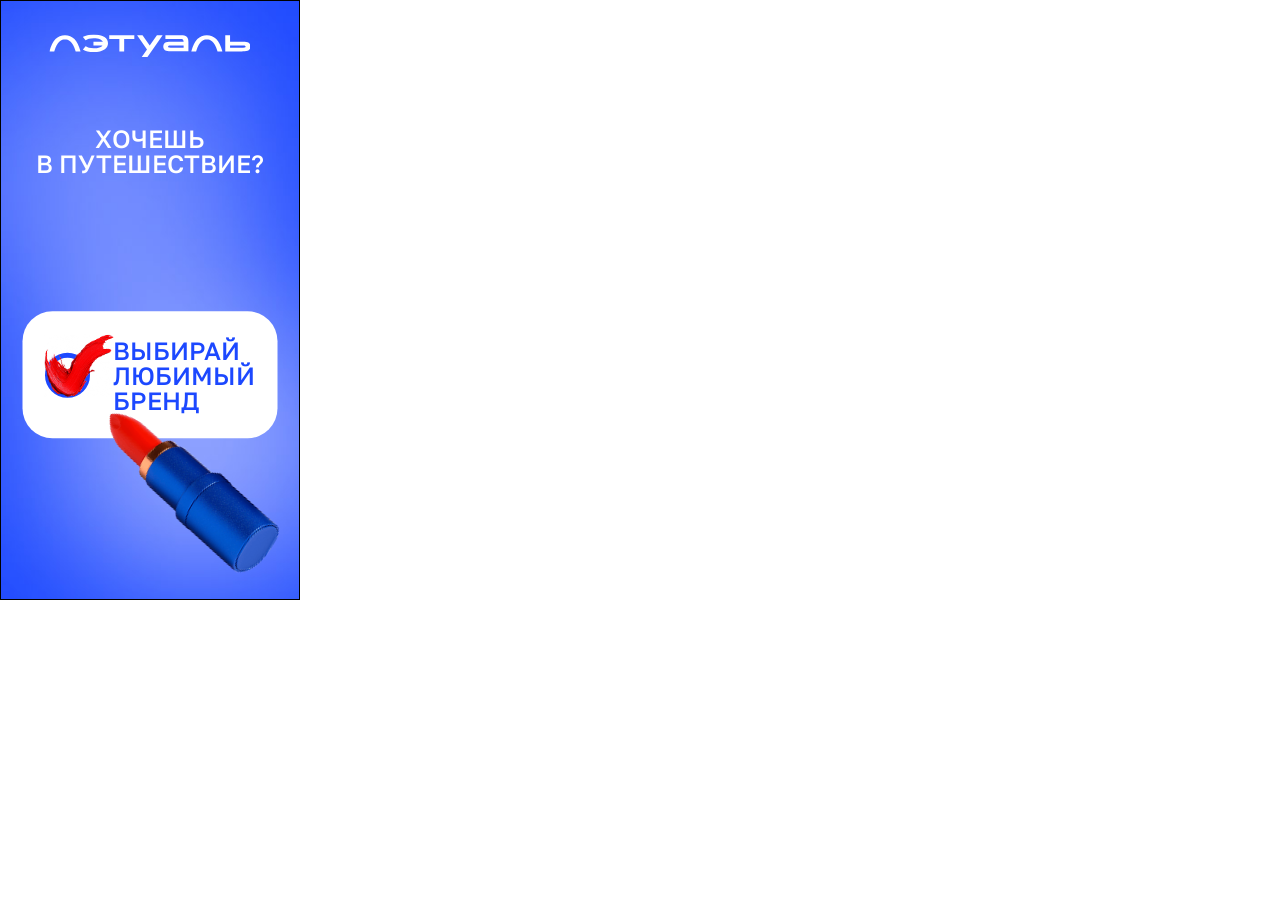
<file: Letoile - Beauty Battle/index.html>
<!DOCTYPE html>
<html lang="ru">

<head>
    <meta charset="UTF-8">
    <meta name="viewport" content="width=device-width, initial-scale=1.0">
    <meta name="ad.size" content="width=300,height=600">
    <title>Brand Country 300x600</title>
    <style>
        :root {
            --banner-width: 300px;
            --banner-height: 600px;
            --banner-vmin: min(var(--banner-width), var(--banner-height));
            --banner-vmax: max(var(--banner-width), var(--banner-height));
            --background-scale: 1.5;
            --logo-top: 7.5%;
            --logo-left: 50%;
            --logo-transform: translate(-50%, -50%);
            --logo-width: 67.5%;
            --header-top: 25%;
            --header-left: 50%;
            --header-transform: translate(-50%, -50%);
            --header-font-size: 25px;
            --subheader-font-size: 16px;
            --subheader-margin-top: 5%;
            --content-scale: 0.85;
            --content-top: 62.5%;
            --content-left: 50%;
            --content-transform: translate(-50%, -50%);
            --checkboxes-border-radius: 0.1;
            --point-scale: 0.15;
            --point-border-width: 5px;
            --marker-left: 82.5%;
            --marker-top: 25%;
            --marker-transform: translate(-50%, -50%);
            --marker-width: 200%;
            --lipstick-top: 75%;
            --lipstick-left: 57.5%;
            --lipstick-transform: translate(50%, -50%) rotate(-60deg);
            --lipstick-width: 32.5%;
            --airplane-top: 62.5%;
            --airplane-left: 37.5%;
            --airplane-transform: translate(-50%, -50%);
            --airplane-height: 50%;
            --packshot-top: 65%;
            --packshot-left: 50%;
            --packshot-transform: translate(-50%, -50%);
            --packshot-width: 100%;
            --packshot-height: 67.5%;
            --cashback-font-size: 90px;
            --button-padding: 1.5em 3em;
            --button-border-radius: 1em;
            --button-margin-top: 10%;
            --lipstick-packshot-top: 67.5%;
            --lipstick-packshot-left: 62.5%;
            --lipstick-packshot-transform: translate(-50%, -50%) rotate(7.5deg);
            --lipstick-packshot-width: 20%;
            --tube-top: 69.5%;
            --tube-left: 42.5%;
            --tube-transform: translate(-50%, -50%) rotate(-15deg);
            --tube-width: 25%;
        }

        @font-face {
            font-family: Golos Text;
            src: url("[data-uri]");
            font-weight: normal;
            font-style: normal;
        }

        * {
            margin: 0;
            padding: 0;
            box-sizing: border-box;
        }

        body {
            width: var(--banner-width);
            height: var(--banner-height);
            border: 1px solid #000;
            position: relative;
            font-family: 'Golos Text', Arial, sans-serif;
        }

        #banner {
            width: 100%;
            height: 100%;
            position: relative;
            cursor: pointer;
            text-decoration: none;
            color: inherit;
            overflow: hidden;
        }

        #background {
            position: absolute;
            top: 50%;
            left: 50%;
            transform: translate(-50%, -50%);
            width: calc(var(--banner-vmax) * var(--background-scale));
            height: calc(var(--banner-vmax) * var(--background-scale));
            object-fit: cover;
        }

        #logo {
            position: absolute;
            top: var(--logo-top);
            left: var(--logo-left);
            transform: var(--logo-transform);
            width: var(--logo-width);
            height: auto;
        }

        .header,
        .subheader,
        .cashback,
        .button {
            position: absolute;
            top: var(--header-top);
            left: var(--header-left);
            transform: var(--header-transform);
            font-size: var(--header-font-size);
            color: white;
            text-align: center;
            text-transform: uppercase;
            text-wrap: nowrap;
            line-height: 1;
            visibility: hidden;
        }

        #header_4 {
            top: calc(var(--header-top) - 5%);
        }

        .header.visible,
        .subheader.visible,
        .checkbox-text.visible {
            visibility: visible;
        }

        .header .line-wrapper,
        .subheader .line-wrapper,
        .checkbox-text .line-wrapper {
            display: block;
        }

        .header .line,
        .subheader .line,
        .checkbox-text .line {
            display: block;
            transform: translateY(125%);
            opacity: 0;
        }

        .header .line.animate,
        .subheader .line.animate,
        .checkbox-text .line.animate {
            animation: textLineAppear 0.75s cubic-bezier(0.2, 0, 0.1, 1) forwards;
        }

        .header .line.animate-out,
        .subheader .line.animate-out,
        .checkbox-text .line.animate-out {
            animation: textLineDisappear 0.5s cubic-bezier(0.9, 0, 0.8, 1) forwards;
        }

        @keyframes textLineAppear {
            to {
                transform: translateY(0);
                opacity: 1;
            }
        }

        @keyframes textLineDisappear {
            from {
                transform: translateY(0);
                opacity: 1;
            }

            to {
                transform: translateY(-100%);
                opacity: 0;
            }
        }

        .text-container {
            display: flex;
            position: absolute;
            top: var(--header-top);
            left: var(--header-left);
            transform: var(--header-transform);
            flex-direction: column;
            align-items: center;
            justify-content: center;
        }

        .text-container .header {
            position: relative;
            top: 0;
            left: 0;
            transform: none;
        }

        .text-container .subheader {
            position: relative;
            font-size: var(--subheader-font-size);
            top: 0;
            left: 0;
            transform: none;
            margin-top: var(--subheader-margin-top);
        }

        .content {
            position: absolute;
            top: var(--content-top);
            left: var(--content-left);
            width: calc(var(--banner-vmin) * var(--content-scale));
            height: calc(var(--banner-vmin) * var(--content-scale));
            opacity: 0;
            transform: var(--content-transform) scale(0.75);
            animation: contentAppear 0.75s cubic-bezier(0.2, 0, 0.1, 1) 0.25s forwards;
            transition: height 1s cubic-bezier(0.2, 0, 0.1, 1);
        }

        @keyframes contentAppear {
            to {
                opacity: 1;
                transform: var(--content-transform) scale(1);
            }
        }

        .content.close {
            height: calc(var(--banner-vmin) * var(--content-scale) / 2);
        }

        .checkboxes {
            display: flex;
            flex-direction: column;
            align-items: stretch;
            justify-content: center;
            position: absolute;
            width: 100%;
            height: 100%;
            background-color: white;
            border-radius: calc(var(--banner-vmin) * var(--checkboxes-border-radius));
            transition: height 1s cubic-bezier(0.2, 0, 0.1, 1);
        }

        .checkboxes.close {
            height: 50%;
        }

        .checkboxes.close.disappear {
            animation: checkboxesDisappear 1s cubic-bezier(0.9, 0, 0.8, 1) forwards;
        }

        @keyframes checkboxesDisappear {
            from {
                opacity: 1;
                transform: scale(1);
            }

            to {
                opacity: 0;
                transform: scale(0.75);
            }
        }

        .checkbox {
            position: absolute;
            display: flex;
            flex-direction: row;
            align-items: center;
            justify-content: flex-start;
            cursor: pointer;
        }

        #checkbox_main {
            position: absolute;
            top: 50%;
            left: 50%;
            width: 100%;
            transform: translate(-50%, -50%) scale(1);
        }

        #checkbox_main.disappear {
            animation: checkboxDisappear 0.75s cubic-bezier(0.9, 0, 0.8, 1) forwards;
        }

        @keyframes checkboxDisappear {
            from {
                opacity: 1;
                transform: translate(-50%, -50%) scale(1);
            }

            to {
                opacity: 0;
                transform: translate(-50%, -50%) scale(0.75);
                display: none;
            }
        }

        #checkbox_1 {
            top: 20%;
            opacity: 0;
            transform: translateY(-50%) scale(0.75);
            visibility: hidden;
        }

        #checkbox_2 {
            opacity: 0;
            transform: scale(0.75);
            visibility: hidden;
        }

        #checkbox_3 {
            top: 80%;
            opacity: 0;
            transform: translateY(-50%) scale(0.75);
            visibility: hidden;
        }

        #checkbox_1.appear {
            animation: checkbox1Appear 0.75s cubic-bezier(0.2, 0, 0.1, 1) forwards;
        }

        #checkbox_2.appear {
            animation: checkbox2Appear 0.75s cubic-bezier(0.2, 0, 0.1, 1) forwards;
        }

        #checkbox_3.appear {
            animation: checkbox3Appear 0.75s cubic-bezier(0.2, 0, 0.1, 1) forwards;
        }

        @keyframes checkbox1Appear {
            from {
                opacity: 0;
                transform: translateY(-50%) scale(0.75);
                visibility: visible;
            }

            to {
                opacity: 1;
                transform: translateY(-50%) scale(1);
                visibility: visible;
            }
        }

        @keyframes checkbox2Appear {
            from {
                opacity: 0;
                transform: scale(0.75);
                visibility: visible;
            }

            to {
                opacity: 1;
                transform: scale(1);
                visibility: visible;
            }
        }

        @keyframes checkbox3Appear {
            from {
                opacity: 0;
                transform: translateY(-50%) scale(0.75);
                visibility: visible;
            }

            to {
                opacity: 1;
                transform: translateY(-50%) scale(1);
                visibility: visible;
            }
        }

        #checkbox_1.disappear {
            animation: checkbox1Disappear 0.75s cubic-bezier(0.9, 0, 0.8, 1) forwards;
        }

        #checkbox_2.disappear {
            animation: checkbox2Disappear 0.75s cubic-bezier(0.9, 0, 0.8, 1) forwards;
        }

        #checkbox_3.disappear {
            animation: checkbox3Disappear 0.75s cubic-bezier(0.9, 0, 0.8, 1) forwards;
        }

        @keyframes checkbox1Disappear {
            from {
                opacity: 1;
                transform: translateY(-50%) scale(1);
                visibility: visible;
            }

            to {
                opacity: 0;
                transform: translateY(-50%) scale(0.75);
                visibility: hidden;
            }
        }

        @keyframes checkbox2Disappear {
            from {
                opacity: 1;
                transform: scale(1);
                visibility: visible;
            }

            to {
                opacity: 0;
                transform: scale(0.75);
                visibility: hidden;
            }
        }

        @keyframes checkbox3Disappear {
            from {
                opacity: 1;
                transform: translateY(-50%) scale(1);
                visibility: visible;
            }

            to {
                opacity: 0;
                transform: translateY(-50%) scale(0.75);
                visibility: hidden;
            }
        }

        #checkbox_1.selected {
            animation: checkbox1Select 1s cubic-bezier(0.2, 0, 0.1, 1) forwards;
        }

        #checkbox_2.selected {
            animation: checkbox2Select 1s cubic-bezier(0.2, 0, 0.1, 1) forwards;
        }

        #checkbox_3.selected {
            animation: checkbox3Select 1s cubic-bezier(0.2, 0, 0.1, 1) forwards;
        }

        @keyframes checkbox1Select {
            from {
                top: 20%;
                opacity: 1;
                transform: translateY(-50%) scale(1);
                visibility: visible;
            }

            to {
                top: 50%;
                opacity: 1;
                transform: translateY(-50%) scale(1);
                visibility: visible;
            }
        }

        @keyframes checkbox2Select {
            from {
                opacity: 1;
                transform: scale(1);
                visibility: visible;
            }

            to {
                opacity: 1;
                transform: scale(1);
                visibility: visible;
            }
        }

        @keyframes checkbox3Select {
            from {
                top: 80%;
                opacity: 1;
                transform: translateY(-50%) scale(1);
                visibility: visible;
            }

            to {
                top: 50%;
                opacity: 1;
                transform: translateY(-50%) scale(1);
                visibility: visible;
            }
        }

        .point {
            width: calc(var(--banner-vmin) * var(--point-scale));
            height: calc(var(--banner-vmin) * var(--point-scale));
            border: var(--point-border-width) solid #1C48FF;
            margin: 0 calc(var(--banner-vmin) * 0.075);
            border-radius: 50%;
        }

        #point_main {
            opacity: 0;
            transform: scale(0.75);
            animation: pointAppear 0.75s cubic-bezier(0.2, 0, 0.1, 1) 0.5s forwards;
        }

        @keyframes pointAppear {
            to {
                opacity: 1;
                transform: scale(1);
            }
        }

        .marker {
            display: none;
            position: relative;
            left: var(--marker-left);
            top: var(--marker-top);
            transform: var(--marker-transform);
            width: var(--marker-width);
            height: auto;
            clip-path: inset(0 100% 0 0);
        }

        #marker_main {
            display: block;
            animation: markerReveal 0.75s cubic-bezier(0.2, 0, 0.1, 1) 1.25s forwards;
        }

        #marker_1.reveal,
        #marker_2.reveal,
        #marker_3.reveal {
            display: block;
            animation: markerReveal 0.75s cubic-bezier(0.2, 0, 0.1, 1) forwards;
        }

        @keyframes markerReveal {
            0% {
                clip-path: inset(0 100% 0 0);
            }

            100% {
                clip-path: inset(0 0% 0 0);
            }
        }

        .checkbox-text {
            font-size: var(--header-font-size);
            color: #1C48FF;
            text-align: left;
            text-transform: uppercase;
            text-wrap: nowrap;
            line-height: 1;
        }

        #lipstick {
            position: absolute;
            width: var(--lipstick-width);
            height: auto;
            opacity: 0;
            transform-origin: right bottom;
            animation: lipstickAppear 1.25s cubic-bezier(0, 0, 0.5, 1) 1s forwards;
        }

        @keyframes lipstickAppear {
            0% {
                top: 52.5%;
                left: 27.5%;
                opacity: 0;
                transform: translate(50%, -50%) rotate(-50deg) scale(0.75)
            }

            20% {
                top: 52.5%;
                left: 27.5%;
                opacity: 1;
                transform: translate(50%, -50%) rotate(-50deg) scale(1);
            }

            40% {
                top: 25%;
                left: 47.5%;
                opacity: 1;
                transform: translate(50%, -50%) rotate(-70deg) scale(1);
            }

            60% {
                top: 42.5%;
                left: 47.5%;
                opacity: 1;
                transform: translate(50%, -50%) rotate(-50deg) scale(1);
            }

            100% {
                top: var(--lipstick-top);
                left: var(--lipstick-left);
                opacity: 1;
                transform: var(--lipstick-transform);
            }
        }

        #lipstick.move {
            animation: lipstickMove 1s cubic-bezier(0.2, 0, 0.1, 1) forwards;
        }

        #lipstick.move.disappear {
            animation: lipstickDisappear 1s cubic-bezier(0.9, 0, 0.8, 1) forwards;
        }

        @keyframes lipstickMove {
            from {
                top: var(--lipstick-top);
                left: var(--lipstick-left);
                opacity: 1;
                transform: var(--lipstick-transform);
            }

            to {
                top: 92.5%;
                left: 62.5%;
                opacity: 1;
                transform: var(--lipstick-transform);
            }
        }

        @keyframes lipstickDisappear {
            from {
                top: 92.5%;
                left: 62.5%;
                opacity: 1;
                transform: var(--lipstick-transform);
            }

            to {
                top: 92.5%;
                left: 62.5%;
                opacity: 0;
                transform: var(--lipstick-transform) scale(0.75);
            }
        }

        #airplane {
            position: absolute;
            top: var(--airplane-top);
            left: var(--airplane-left);
            width: auto;
            height: var(--airplane-height);
            transform: var(--airplane-transform);
            opacity: 0;
            transform-origin: left bottom;
            z-index: -1;
        }

        #airplane.appear {
            animation: airplaneAppear 1s cubic-bezier(0.2, 0, 0.1, 1) forwards;
        }

        @keyframes airplaneAppear {
            from {
                z-index: auto;
                opacity: 0;
                transform: var(--airplane-transform) scale(0.75);
            }

            to {
                z-index: auto;
                opacity: 1;
                transform: var(--airplane-transform) scale(1);
            }
        }

        #airplane.disappear {
            animation: airplaneDisappear 1s cubic-bezier(0.9, 0, 0.8, 1) forwards;
        }

        @keyframes airplaneDisappear {
            from {
                z-index: auto;
                opacity: 1;
                transform: var(--airplane-transform) scale(1);
            }

            to {
                z-index: auto;
                opacity: 0;
                transform: var(--airplane-transform) scale(1.5);
            }
        }

        .packshot {
            display: none;
            flex-direction: column;
            align-items: center;
            justify-content: flex-start;
            position: absolute;
            top: var(--packshot-top);
            left: var(--packshot-left);
            transform: var(--packshot-transform);
            width: var(--packshot-width);
            height: var(--packshot-height);
        }

        .packshot.appear {
            display: flex;
        }

        .packshot .cashback {
            position: relative;
            top: 0;
            left: 0;
            transform: none;
            font-size: var(--cashback-font-size);
            opacity: 0;
            transform: scale(0.75);
        }

        .packshot .cashback.appear {
            animation: cashbackAppear 0.75s cubic-bezier(0.2, 0, 0.1, 1) forwards;
        }

        .packshot .button {
            position: relative;
            font-size: var(--subheader-font-size);
            top: 0;
            left: 0;
            transform: none;
            color: #1C48FF;
            padding: var(--button-padding);
            background-color: white;
            border-radius: var(--button-border-radius);
            margin-top: var(--button-margin-top);
            opacity: 0;
            transform: scale(0.75);
        }

        .packshot .button.appear {
            animation: buttonAppear 0.75s cubic-bezier(0.2, 0, 0.1, 1) forwards,
                buttonPulse 2s ease-in-out infinite;
        }

        #lipstick-packshot {
            position: absolute;
            top: var(--lipstick-packshot-top);
            left: var(--lipstick-packshot-left);
            width: var(--lipstick-packshot-width);
            height: auto;
            transform: var(--lipstick-packshot-transform);
            opacity: 0;
            transform: var(--lipstick-packshot-transform) scale(0.75);
        }

        #lipstick-packshot.appear {
            animation: lipstickPackshotAppear 0.75s cubic-bezier(0.2, 0, 0.1, 1) forwards;
        }

        #tube {
            position: absolute;
            top: var(--tube-top);
            left: var(--tube-left);
            width: var(--tube-width);
            height: auto;
            transform: var(--tube-transform);
            opacity: 0;
            transform: var(--tube-transform) scale(0.75);
        }

        #tube.appear {
            animation: tubeAppear 0.75s cubic-bezier(0.2, 0, 0.1, 1) forwards;
        }

        @keyframes cashbackAppear {
            from {
                visibility: visible;
                opacity: 0;
                transform: scale(0.75);
            }

            to {
                visibility: visible;
                opacity: 1;
                transform: scale(1);
            }
        }

        @keyframes buttonAppear {
            from {
                visibility: visible;
                opacity: 0;
                transform: scale(0.75);
            }

            to {
                visibility: visible;
                opacity: 1;
                transform: scale(1);
            }
        }

        @keyframes buttonPulse {

            0%,
            100% {
                transform: scale(1);
            }

            50% {
                transform: scale(1.125);
            }
        }

        @keyframes lipstickPackshotAppear {
            from {
                opacity: 0;
                transform: var(--lipstick-packshot-transform) scale(0.75);
            }

            to {
                opacity: 1;
                transform: var(--lipstick-packshot-transform) scale(1);
            }
        }

        @keyframes tubeAppear {
            from {
                opacity: 0;
                transform: var(--tube-transform) scale(0.75);
            }

            to {
                opacity: 1;
                transform: var(--tube-transform) scale(1);
            }
        }
    </style>
    <script>
        var clickTag = "https://www.letu.ru/beauty_battle";
    </script>
</head>

<body>
    <div class="banner" id="banner">
        <img src="assets/background.jpg" id="background">
        <img src="assets/logo.svg" id="logo">

        <div class="header" id="header_1">Хочешь<br>в путешествие?</div>
        <div class="header" id="header_2">Кликай на ячейку<br>и голосуй</div>

        <div class="text-container">
            <div class="header" id="header_3">Выиграй<br>путешествие</div>
            <div class="subheader" id="subheader">в страну<br>происхождения бренда</div>
        </div>

        <div class="header" id="header_4">И получи<br>гарантированный<br>кешбэк</div>

        <div class="content close">
            <div class="checkboxes">
                <div class="checkbox" id="checkbox_main">
                    <div class="point" id="point_main">
                        <img src="assets/lipstick_marker.png" class="marker" id="marker_main">
                    </div>
                    <div class="checkbox-text" id="checkbox_text_1">Выбирай<br>любимый<br>бренд</div>
                </div>
                <div class="checkbox" id="checkbox_1">
                    <div class="point" id="point_1">
                        <img src="assets/lipstick_marker.png" class="marker" id="marker_1">
                    </div>
                    <div class="checkbox-text">DOLCE &<br>GABBANA</div>
                </div>
                <div class="checkbox" id="checkbox_2">
                    <div class="point" id="point_2">
                        <img src="assets/lipstick_marker.png" class="marker" id="marker_2">
                    </div>
                    <div class="checkbox-text">SHISEIDO</div>
                </div>
                <div class="checkbox" id="checkbox_3">
                    <div class="point" id="point_3">
                        <img src="assets/lipstick_marker.png" class="marker" id="marker_3">
                    </div>
                    <div class="checkbox-text">L'ORÉAL</div>
                </div>
            </div>
            <img src="assets/lipstick.png" id="lipstick">
            <img src="assets/airplane.png" id="airplane">
        </div>
        <div class="packshot">
            <div class="cashback">100%</div>
            <a href="javascript:void(window.open(window.clickTag))" style="text-decoration: none;">
                <div class="button">Подробнее</div>
            </a>
            <img src="assets/lipstick.png" id="lipstick-packshot">
            <img src="assets/tube.png" id="tube">
        </div>
    </div>
    <script>
        function animateTextLines(element, delayBetweenLines = 250, initialDelay = 0, direction = 'in') {
            if (!element) return;

            if (!element.dataset.processed) {
                const html = element.innerHTML;
                const lines = html.split('<br>').filter(line => line.trim() !== '');

                element.innerHTML = '';

                lines.forEach((lineText, index) => {
                    const wrapper = document.createElement('span');
                    wrapper.className = 'line-wrapper';

                    const line = document.createElement('span');
                    line.className = 'line';
                    line.textContent = lineText.trim();

                    wrapper.appendChild(line);
                    element.appendChild(wrapper);
                });

                element.dataset.processed = 'true';
            }

            if (direction === 'in') {
                element.classList.add('visible');
            }

            const lines = element.querySelectorAll('.line');

            lines.forEach((line, index) => {
                setTimeout(() => {
                    if (direction === 'in') {
                        line.classList.remove('animate-out');
                        line.classList.add('animate');
                    } else if (direction === 'out') {
                        line.classList.remove('animate');
                        line.classList.add('animate-out');
                    }
                }, initialDelay + index * delayBetweenLines);
            });
        }

        function wiggleElement(element, amplitude, frequency, start) {
            if (!element) return;

            const fadeInDuration = 500;
            let animationId = null;
            const startTime = performance.now();

            function animate(currentTime) {
                const elapsed = currentTime - startTime;

                if (elapsed < start) {
                    animationId = requestAnimationFrame(animate);
                    return;
                }

                const localElapsed = elapsed - start;
                let wiggleIntensity = 0;

                if (localElapsed < fadeInDuration) {
                    wiggleIntensity = localElapsed / fadeInDuration;
                } else {
                    wiggleIntensity = 1;
                }

                const wiggleTime = localElapsed / 1000 * frequency;
                const y = Math.sin(wiggleTime * Math.PI * 2) * amplitude * wiggleIntensity;

                element.style.translate = `0 ${y}px`;

                animationId = requestAnimationFrame(animate);
            }

            animationId = requestAnimationFrame(animate);

            return () => {
                if (animationId) {
                    cancelAnimationFrame(animationId);
                    element.style.translate = '0 0';
                }
            };
        }

        document.addEventListener('DOMContentLoaded', function () {
            const header1 = document.getElementById('header_1');
            const header2 = document.getElementById('header_2');
            const header3 = document.getElementById('header_3');
            const header4 = document.getElementById('header_4');
            const subheader = document.getElementById('subheader');
            const checkboxText1 = document.getElementById('checkbox_text_1');
            const lipstick = document.getElementById('lipstick');
            const airplane = document.getElementById('airplane');
            const content = document.querySelector('.content');
            const checkboxes = document.querySelector('.checkboxes');
            const checkboxMain = document.getElementById('checkbox_main');
            const checkbox1 = document.getElementById('checkbox_1');
            const checkbox2 = document.getElementById('checkbox_2');
            const checkbox3 = document.getElementById('checkbox_3');
            const marker1 = document.getElementById('marker_1');
            const marker2 = document.getElementById('marker_2');
            const marker3 = document.getElementById('marker_3');
            const packshot = document.querySelector('.packshot');
            const cashback = document.querySelector('.cashback');
            const button = document.querySelector('.button');
            const lipstickPackshot = document.getElementById('lipstick-packshot');
            const tube = document.getElementById('tube');

            let selectedCheckbox = null;

            function handleCheckboxClick(clickedCheckbox, clickedMarker) {
                if (selectedCheckbox) return;

                selectedCheckbox = clickedCheckbox;
                clickedMarker.classList.add('reveal');

                setTimeout(() => {
                    if (checkbox1 !== clickedCheckbox) {
                        checkbox1.classList.add('disappear');
                    }
                    if (checkbox2 !== clickedCheckbox) {
                        checkbox2.classList.add('disappear');
                    }
                    if (checkbox3 !== clickedCheckbox) {
                        checkbox3.classList.add('disappear');
                    }
                    lipstick.classList.add('disappear');
                }, 500);

                setTimeout(() => {
                    clickedCheckbox.classList.add('selected');
                    checkboxes.classList.add('close');
                    animateTextLines(header2, 250, 0, 'out');
                    animateTextLines(header3, 250, 750, 'in');
                    animateTextLines(subheader, 250, 1250, 'in');

                    setTimeout(() => {
                        airplane.classList.add('appear');
                        wiggleElement(airplane, 10, 0.25, 750);
                    }, 500);
                }, 1250);

                setTimeout(() => {
                    animateTextLines(header3, 250, 0, 'out');
                    animateTextLines(subheader, 250, 500, 'out');
                    animateTextLines(header4, 250, 1000, 'in');
                    airplane.classList.add('disappear');
                    checkboxes.classList.add('disappear');

                    setTimeout(() => {
                        packshot.classList.add('appear');
                        cashback.classList.add('appear');

                        setTimeout(() => {
                            button.classList.add('appear');

                            tube.classList.add('appear');
                            setTimeout(() => {
                                wiggleElement(tube, 10, 0.25, 0);
                            }, 750);

                            setTimeout(() => {
                                lipstickPackshot.classList.add('appear');
                                setTimeout(() => {
                                    wiggleElement(lipstickPackshot, 5, 0.25, 0);
                                }, 1000);
                            }, 250);
                        }, 250);
                    }, 1500);
                }, 5000);
            }

            checkbox1.addEventListener('click', function () {
                handleCheckboxClick(checkbox1, marker1);
            });

            checkbox2.addEventListener('click', function () {
                handleCheckboxClick(checkbox2, marker2);
            });

            checkbox3.addEventListener('click', function () {
                handleCheckboxClick(checkbox3, marker3);
            });

            animateTextLines(header1, 250, 0, 'in');
            animateTextLines(checkboxText1, 250, 500, 'in');
            wiggleElement(lipstick, 10, 0.25, 2000);

            setTimeout(() => {
                animateTextLines(header1, 250, 0, 'out');
                animateTextLines(header2, 250, 750, 'in');
                checkboxMain.classList.add('disappear');
                lipstick.classList.add('move');

                setTimeout(() => {
                    content.classList.remove('close');

                    setTimeout(() => {
                        checkbox1.classList.add('appear');
                    }, 250);

                    setTimeout(() => {
                        checkbox2.classList.add('appear');
                    }, 500);

                    setTimeout(() => {
                        checkbox3.classList.add('appear');
                    }, 750);

                }, 500);

            }, 4000);

            setTimeout(() => {
                if (!selectedCheckbox) {
                    const randomCheckboxes = [checkbox1, checkbox2, checkbox3];
                    const randomMarkers = [marker1, marker2, marker3];
                    const randomIndex = Math.floor(Math.random() * 3);

                    const randomCheckbox = randomCheckboxes[randomIndex];
                    const randomMarker = randomMarkers[randomIndex];

                    handleCheckboxClick(randomCheckbox, randomMarker);
                }
            }, 12500);
        });
    </script>
</body>

</html>
</file>
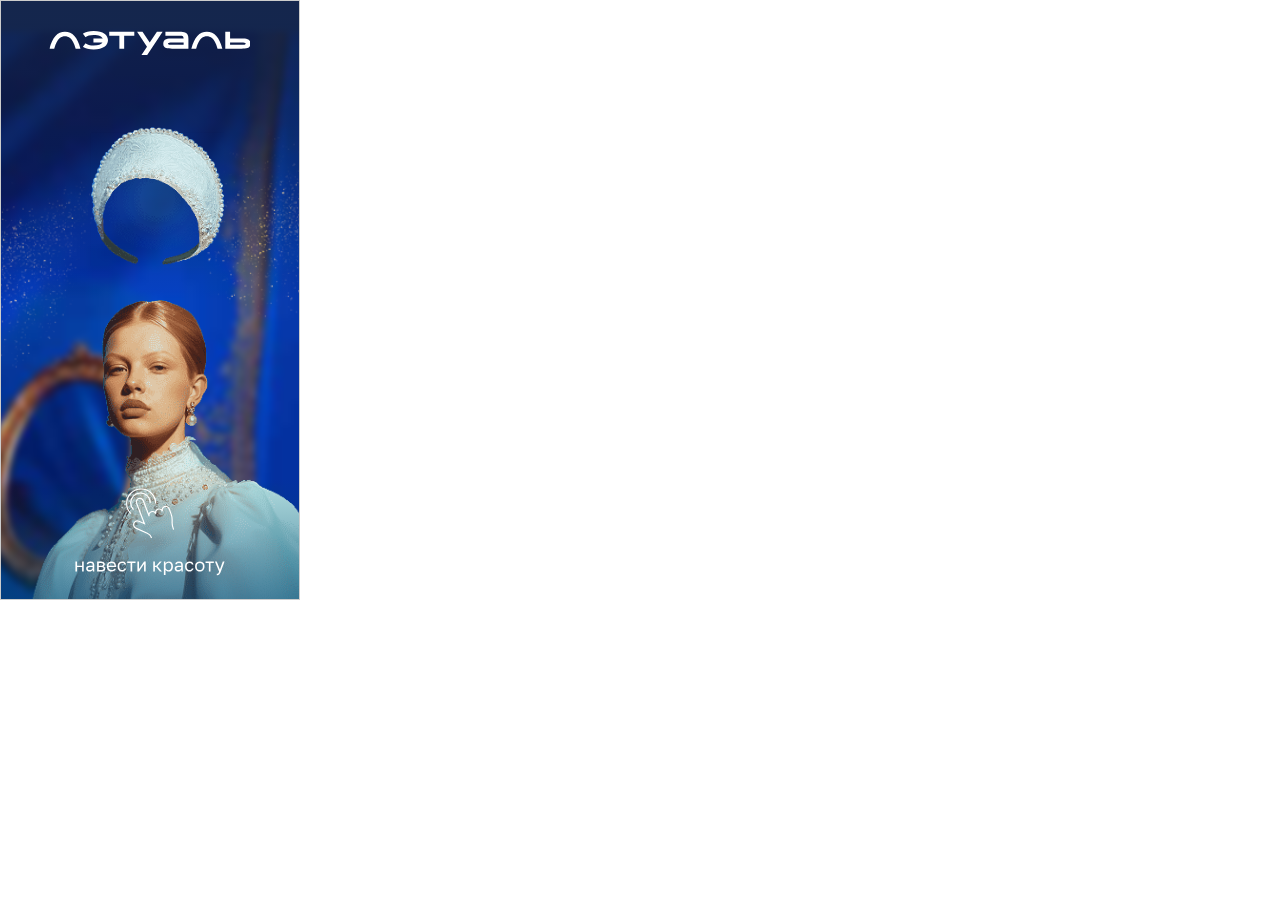
<file: Letoile - Красота по-русски/index.html>
<!DOCTYPE html>
<html lang="ru">
<head>
    <meta charset="UTF-8">
    <meta name="viewport" content="width=device-width, initial-scale=1.0">
    <meta name="ad.size" content="width=300,height=600">
    <title>Banner 300x600</title>
    <link rel="stylesheet" href="assets/styles.css">
    <script>
        var clickTag = "https://www.letu.ru/promo/16020028";
    </script>
</head>
<body>
    <div class="banner-container">
        <img src="assets/background_image.jpg" class="background-image">
        <img src="assets/background.jpg" class="background">
        <div class="shade"></div>
        <img src="assets/logo.svg" class="logo">
        <div class="text">
            <img src="assets/header_1.svg">
            <img src="assets/header_2.svg" class="header-2">
            <img src="assets/tagline.svg">
        </div>
        <img src="assets/blush_close.png" class="blush-close">
        <img src="assets/blush_open.png" class="blush-open">
        <a href="javascript:void(window.open(window.clickTag))">
            <img src="assets/button_plate.svg" class="button-plate">
        </a>
        <img src="assets/glitter.png" class="glitter-blush glitter-blush-left">
        <img src="assets/glitter.png" class="glitter-blush glitter-blush-right">
        <div class="girl">
            <img src="assets/kokoshnik_glow.png" class="kokoshnik kokoshnik-glow">
            <img src="assets/kokoshnik_front.png" class="kokoshnik kokoshnik-front">
            <img src="assets/girl_no_make_up.png" class="girl-no-makeup">
            <img src="assets/girl_make_up.png" class="girl-makeup">
            <img src="assets/kokoshnik_back.png" class="kokoshnik kokoshnik-back">
        </div>
        <img src="assets/glitter.png" class="glitter glitter-left">
        <img src="assets/glitter.png" class="glitter glitter-right">
        <div class="clicker">
            <div class="hint-cursor">
                <img src="assets/hint_cursor_1.svg">
                <img src="assets/hint_cursor_2.svg">
                <img src="assets/hint_cursor_3.svg">
            </div>
            <img src="assets/hint_text.svg" class="hint-text">
        </div>
    </div>
    <script src="assets/index.js"></script>
</body>
</html>
</file>
<file: Letoile - Красота по-русски/assets/styles.css>
* {
    margin: 0;
    padding: 0;
    box-sizing: border-box;
}

body {
    font-family: Arial, sans-serif;
    overflow: hidden;
}

a {
    text-decoration: none;
    color: inherit;
    display: block;
}

.banner-container {
    width: 300px;
    height: 600px;
    position: relative;
    background-color: #122654;
    border: 1px solid #cccccc;
    cursor: pointer;
    overflow: hidden;
}

.background-image {
    position: absolute;
    top: 50%;
    left: 50%;
    transform: translate(-57.5%, -30%);
    width: 300%;
    height: auto;
    filter: blur(3px);
}

.background {
    position: absolute;
    top: 50%;
    left: 50%;
    transform: translate(-50%, -50%);
    width: 300%;
    height: auto;
    object-fit: cover;
    z-index: 10;
}

.shade {
    position: absolute;
    top: 0;
    left: 0;
    width: 100%;
    height: 50%;
    background: linear-gradient(to bottom, rgba(21, 38, 75, 0.8), rgba(21, 38, 75, 0));
    pointer-events: none;
}

.logo {
    position: absolute;
    top: 5%;
    left: 50%;
    transform: translateX(-50%);
    width: 67.5%;
    height: auto;
    z-index: 10;
}

.text {
    position: absolute;
    top: 50%;
    left: 50%;
    transform: translate(-50%, -150%);
    width: 67.5%;
    height: auto;
    z-index: 10;
}

.text img {
    width: 100%;
    height: auto;
}

.header-2 {
    margin-top: 0.1em;
    margin-bottom: 0.5em;
    margin-left: -2.15%;
    width: 105% !important;
}

.girl {
    position: absolute;
    top: 50%;
    left: 50%;
    transform: translate(-40%, -50%);
    width: 100%;
    height: 100%;
    z-index: 9;
}

.girl-no-makeup {
    position: absolute;
    top: 50%;
    left: 50%;
    transform: translateX(-50%);
    width: 100%;
    height: auto;
    z-index: 2;
}

.girl-makeup {
    position: absolute;
    top: 50%;
    left: 50%;
    transform: translateX(-50%);
    width: 100%;
    height: auto;
    z-index: 3;
}

.kokoshnik {
    position: absolute;
    top: 50%;
    left: 50%;
    transform: translate(-66.6%, -35%);
    width: 45%;
    height: auto;
}

.kokoshnik-front { z-index: 5; }
.kokoshnik-back { z-index: 1; }

.kokoshnik-glow {
    z-index: 6;
    opacity: 0.5;
    mix-blend-mode: color-dodge;
}

.kokoshnik-glow.fade-out-glow { opacity: 0; }

.glitter {
    position: absolute;
    width: 100%;
    height: auto;
    z-index: 1;
    top: 50%;
    left: 50%;
    transform: translate(-50%, -75%);
    mix-blend-mode: screen;
}

.glitter-left { margin-left: -62.5%; margin-top: 10%; }
.glitter-right { margin-left: 62.6%; margin-top: -10%; }

.glitter-blush {
    position: absolute;
    width: 100%;
    height: auto;
    z-index: 10;
    top: 50%;
    left: 50%;
    transform: translate(-50%, -27.5%);
    mix-blend-mode: screen;
}

.glitter-blush-left { margin-left: -50%; margin-top: 25%; }
.glitter-blush-right { margin-left: 50%; margin-top: -25%; }

.clicker {
    position: absolute;
    bottom: 0;
    left: 0;
    width: 100%;
    height: 20%;
    background: linear-gradient(to top, rgba(4, 70, 115, 0.6), rgba(4, 70, 115, 0));
    display: flex;
    flex-direction: column;
    align-items: center;
    justify-content: center;
    z-index: 10;
}

.hint-cursor {
    width: auto;
    height: 42.5%;
    position: relative;
    margin-bottom: 7.5%;
}

.hint-cursor img:nth-child(1),
.hint-cursor img:nth-child(2),
.hint-cursor img:nth-child(3) {
    position: absolute;
    top: 0;
    left: 50%;
    transform: translateX(-50%);
    width: auto;
    height: 100%;
}

.hint-cursor img:nth-child(1) { z-index: 1; }
.hint-cursor img:nth-child(2) { z-index: 2; }
.hint-cursor img:nth-child(3) { z-index: 3; }

.hint-text {
    width: auto;
    height: 12.5%;
    margin-bottom: 5%;
}

.blush-close,
.blush-open {
    position: absolute;
    top: 50%;
    left: 50%;
    transform: translate(-50%, -21.5%);
    transform-origin: center;
    width: 80%;
    height: auto;
    z-index: 11;
}

.button-plate {
    position: absolute;
    bottom: 5%;
    left: 50%;
    transform: translateX(-50%);
    width: 67.5%;
    height: auto;
    z-index: 10;
}

.kokoshnik-transition { transition: transform 1s cubic-bezier(0.3,0,0.1,1); }

.fade-out { transition: opacity 1s ease-out; opacity: 0; }
.fade-in { transition: opacity 1s ease-in; opacity: 1; }

@keyframes kokoshnik-wiggle {
    0%, 100% { transform: translate(-66.6%, -125%); }
    25% { transform: translate(-66.6%, -123%); }
    50% { transform: translate(-66.6%, -127%); }
    75% { transform: translate(-66.6%, -124%); }
}

.kokoshnik-wiggle { animation: kokoshnik-wiggle 3s ease-in-out infinite; }

@keyframes button-pulse {
    0%, 100% { transform: translateX(-50%) scale(1); }
    50% { transform: translateX(-50%) scale(0.925); }
}

.button-pulse { animation: button-pulse 1.5s ease-in-out infinite; }

@keyframes hint-cursor-scale {
    0% { transform: translateX(-50%) scale(1); }
    33.333% { transform: translateX(-50%) scale(0.75); }
    100% { transform: translateX(-50%) scale(1); }
}

@keyframes hint-cursor-opacity {
    0% { opacity: 0; }
    50% { opacity: 1; }
    100% { opacity: 0; }
}

.hint-cursor img:nth-child(1) {
    animation: hint-cursor-scale 1.25s cubic-bezier(.3,0,.1,1) infinite;
    transform-origin: center;
}

.hint-cursor img:nth-child(2) {
    animation: hint-cursor-opacity 0.75s linear infinite;
}

.hint-cursor img:nth-child(3) {
    animation: hint-cursor-opacity 0.75s linear infinite;
    animation-delay: 0.25s;
}
</file>
